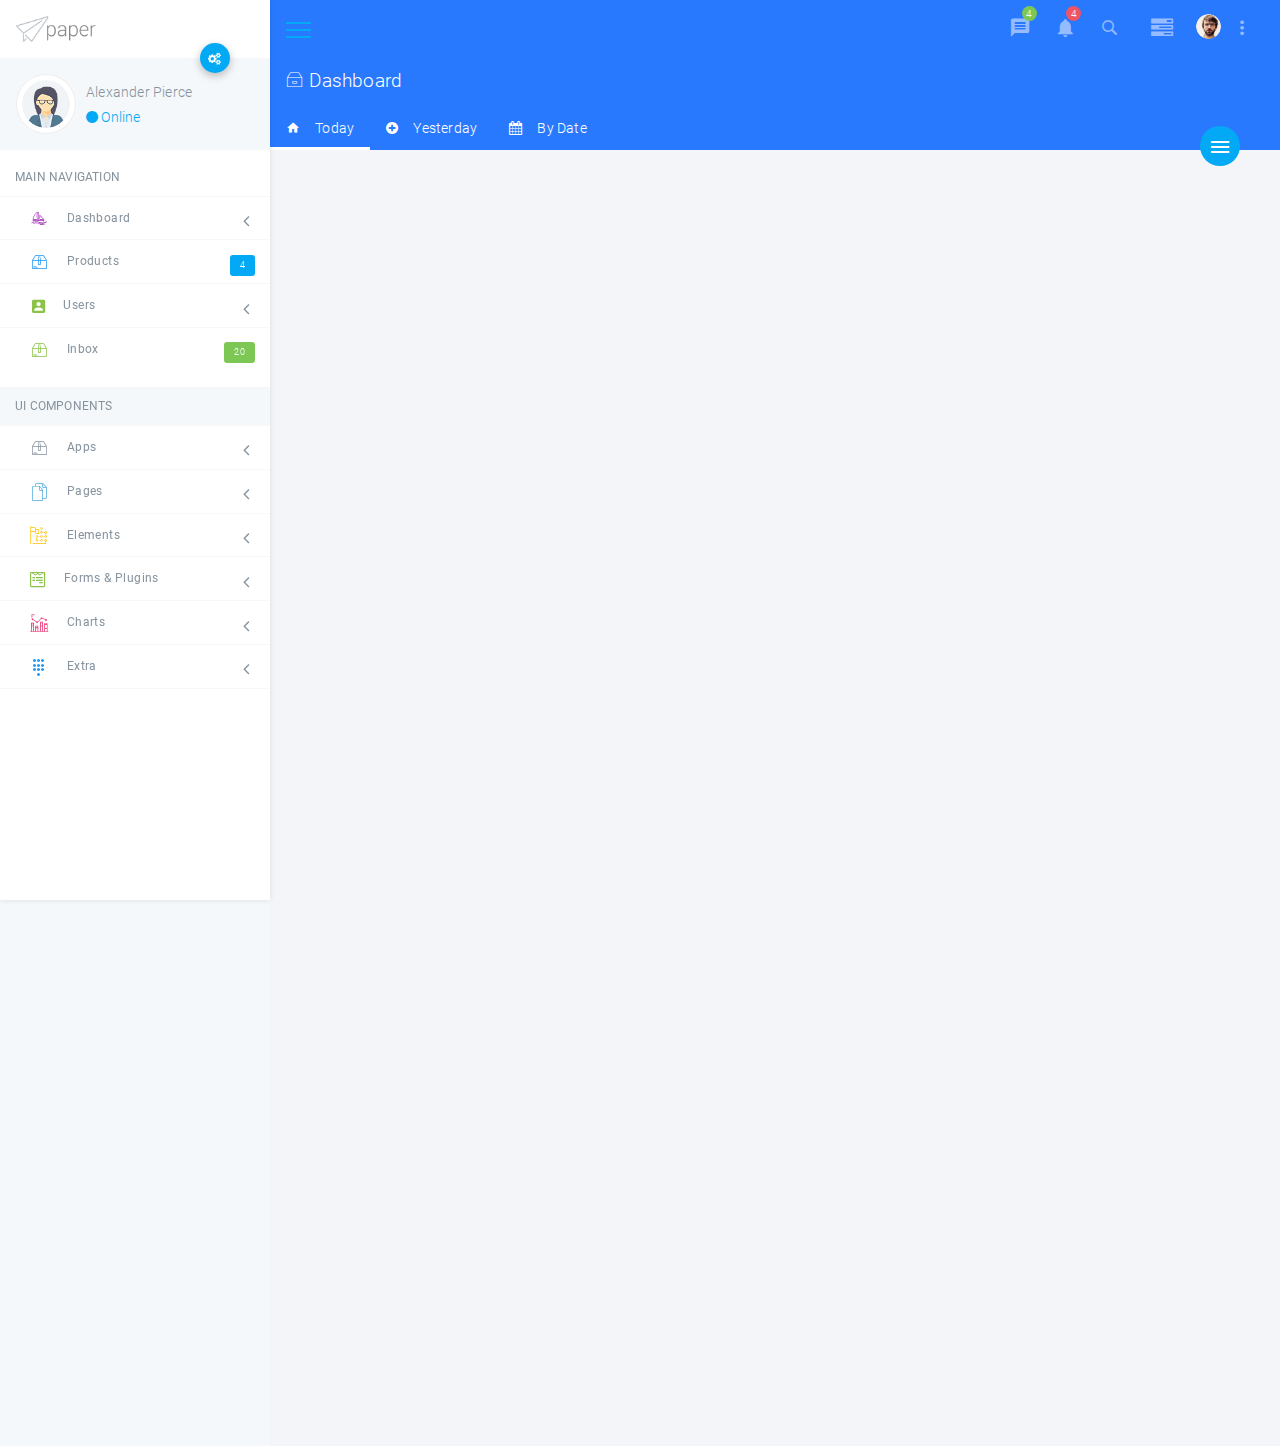
<file: src/main/webapp/template/paper-panel-all-files/paper-panel/production-version/index.html>
<!DOCTYPE html>
<html lang="zxx">
<head>
    <meta charset="utf-8">
    <meta name="viewport" content="width=device-width, initial-scale=1, shrink-to-fit=no">
    <meta name="description" content="">
    <meta name="author" content="">
    <link rel="icon" href="assets/img/basic/favicon.ico" type="image/x-icon">
    <title>Paper</title>
    <!-- CSS -->
    <link rel="stylesheet" href="assets/css/app.css">
    <style>
        .loader {
            position: fixed;
            left: 0;
            top: 0;
            width: 100%;
            height: 100%;
            background-color: #F5F8FA;
            z-index: 9998;
            text-align: center;
        }

        .plane-container {
            position: absolute;
            top: 50%;
            left: 50%;
        }
    </style>
    <!-- Js -->
    <!--
    --- Head Part - Use Jquery anywhere at page.
    --- http://writing.colin-gourlay.com/safely-using-ready-before-including-jquery/
    -->
    <script>(function(w,d,u){w.readyQ=[];w.bindReadyQ=[];function p(x,y){if(x=="ready"){w.bindReadyQ.push(y);}else{w.readyQ.push(x);}};var a={ready:p,bind:p};w.$=w.jQuery=function(f){if(f===d||f===u){return a}else{p(f)}}})(window,document)</script>
</head>
<body class="light">
<!-- Pre loader -->
<div id="loader" class="loader">
    <div class="plane-container">
        <div class="preloader-wrapper small active">
            <div class="spinner-layer spinner-blue">
                <div class="circle-clipper left">
                    <div class="circle"></div>
                </div><div class="gap-patch">
                <div class="circle"></div>
            </div><div class="circle-clipper right">
                <div class="circle"></div>
            </div>
            </div>

            <div class="spinner-layer spinner-red">
                <div class="circle-clipper left">
                    <div class="circle"></div>
                </div><div class="gap-patch">
                <div class="circle"></div>
            </div><div class="circle-clipper right">
                <div class="circle"></div>
            </div>
            </div>

            <div class="spinner-layer spinner-yellow">
                <div class="circle-clipper left">
                    <div class="circle"></div>
                </div><div class="gap-patch">
                <div class="circle"></div>
            </div><div class="circle-clipper right">
                <div class="circle"></div>
            </div>
            </div>

            <div class="spinner-layer spinner-green">
                <div class="circle-clipper left">
                    <div class="circle"></div>
                </div><div class="gap-patch">
                <div class="circle"></div>
            </div><div class="circle-clipper right">
                <div class="circle"></div>
            </div>
            </div>
        </div>
    </div>
</div>
<div id="app">
<aside class="main-sidebar fixed offcanvas shadow" data-toggle='offcanvas'>
    <section class="sidebar">
        <div class="w-80px mt-3 mb-3 ml-3">
            <img src="assets/img/basic/logo.png" alt="">
        </div>
        <div class="relative">
            <a data-toggle="collapse" href="#userSettingsCollapse" role="button" aria-expanded="false"
               aria-controls="userSettingsCollapse" class="btn-fab btn-fab-sm absolute fab-right-bottom fab-top btn-primary shadow1 ">
                <i class="icon icon-cogs"></i>
            </a>
            <div class="user-panel p-3 light mb-2">
                <div>
                    <div class="float-left image">
                        <img class="user_avatar" src="assets/img/dummy/u2.png" alt="User Image">
                    </div>
                    <div class="float-left info">
                        <h6 class="font-weight-light mt-2 mb-1">Alexander Pierce</h6>
                        <a href="#"><i class="icon-circle text-primary blink"></i> Online</a>
                    </div>
                </div>
                <div class="clearfix"></div>
                <div class="collapse multi-collapse" id="userSettingsCollapse">
                    <div class="list-group mt-3 shadow">
                        <a href="index.html" class="list-group-item list-group-item-action ">
                            <i class="mr-2 icon-umbrella text-blue"></i>Profile
                        </a>
                        <a href="#" class="list-group-item list-group-item-action"><i
                                class="mr-2 icon-cogs text-yellow"></i>Settings</a>
                        <a href="#" class="list-group-item list-group-item-action"><i
                                class="mr-2 icon-security text-purple"></i>Change Password</a>
                    </div>
                </div>
            </div>
        </div>
        <ul class="sidebar-menu">
            <li class="header"><strong>MAIN NAVIGATION</strong></li>
            <li class="treeview"><a href="#">
                <i class="icon icon-sailing-boat-water purple-text s-18"></i> <span>Dashboard</span> <i
                    class="icon icon-angle-left s-18 pull-right"></i>
            </a>
                <ul class="treeview-menu">
                    <li><a href="index.html"><i class="icon icon-folder5"></i>Panel Dashboard 1</a>
                    </li>
                    <li><a href="panel-page-dashboard1-rtl.html"><i class="icon icon-folder5"></i>Panel Dashboard 1 - RTL</a>
                    </li>
                    <li><a href="panel-page-dashboard2.html"><i class="icon icon-folder5"></i>Panel Dashboard 2</a>
                    </li>
                    <li><a href="panel-page-dashboard3.html"><i class="icon icon-folder5"></i>Panel Dashboard 3</a>
                    </li>
                    <li><a href="panel-page-dashboard4.html"><i class="icon icon-folder5"></i>Panel Dashboard 4</a>
                    </li>
                    <li><a href="panel-page-dashboard5.html"><i class="icon icon-folder5"></i>Panel Dashboard 5</a>
                    </li>
                    <li><a href="panel-page-dashboard6.html"><i class="icon icon-folder5"></i>Panel Dashboard 6</a>
                    </li>
                    <li><a href="panel-page-dashboard7.html"><i class="icon icon-folder5"></i>Panel Dashboard 7</a></li>
                    <li><a href="panel-page-dashboard9.html"><i class="icon icon-folder5"></i>Panel Dashboard 9</a></li>
                    <li><a href="panel-page-dashboard10.html"><i class="icon icon-folder5"></i>Panel Dashboard 10</a></li>
                    <li><a href="panel-page-dashboard11.html"><i class="icon icon-folder5"></i>Panel Dashboard 11</a></li>
                </ul>
            </li>
            <li class="treeview"><a href="#">
                <i class="icon icon icon-package blue-text s-18"></i>
                <span>Products</span>
                <span class="badge r-3 badge-primary pull-right">4</span>
            </a>
                <ul class="treeview-menu">
                    <li><a href="panel-page-products.html"><i class="icon icon-circle-o"></i>All Products</a>
                    </li>
                    <li><a href="panel-page-products-create.html"><i class="icon icon-add"></i>Add
                        New </a>
                    </li>
                </ul>
            </li>
            <li class="treeview"><a href="#"><i class="icon icon-account_box light-green-text s-18"></i>Users<i
                    class="icon icon-angle-left s-18 pull-right"></i></a>
                <ul class="treeview-menu">
                    <li><a href="panel-page-users.html"><i class="icon icon-circle-o"></i>All Users</a>
                    </li>
                    <li><a href="panel-page-users-create.html"><i class="icon icon-add"></i>Add User</a>
                    </li>
                    <li><a href="panel-page-profile.html"><i class="icon icon-user"></i>User Profile </a>
                    </li>
                </ul>
            </li>
            <li class="treeview no-b"><a href="#">
                <i class="icon icon-package light-green-text s-18"></i>
                <span>Inbox</span>
                <span class="badge r-3 badge-success pull-right">20</span>
            </a>
                <ul class="treeview-menu">
                    <li><a href="panel-page-inbox.html"><i class="icon icon-circle-o"></i>All Messages</a>
                    </li>
                    <li><a href="panel7-inbox.html"><i class="icon icon-circle-o"></i>Panel7 - Inbox</a>
                    </li>
                    <li><a href="panel8-inbox.html"><i class="icon icon-circle-o"></i>Panel8 - Inbox</a>
                    </li>
                    <li><a href="panel-page-inbox-create.html"><i class="icon icon-add"></i>Compose</a>
                    </li>
                </ul>
            </li>
            <li class="header light mt-3"><strong>UI COMPONENTS</strong></li>
            <li class="treeview ">
                <a href="#">
                    <i class="icon icon-package text-lime s-18"></i> <span>Apps</span>
                    <i class="icon icon-angle-left s-18 pull-right"></i>
                </a>
                <ul class="treeview-menu">
                    <li><a href="panel-page-chat.html"><i class="icon icon-circle-o"></i>Chat</a>
                    </li>
                    <li><a href="panel7-tasks.html"><i class="icon icon-circle-o"></i>Tasks / Todo</a>
                    </li>
                    <li><a href="panel-page-calendar.html"><i class="icon icon-date_range"></i>Calender</a>
                    </li>
                    <li><a href="panel-page-calendar2.html"><i class="icon icon-date_range"></i>Calender 2</a>
                    </li>
                    <li><a href="panel-page-contacts.html"><i class="icon icon-circle-o"></i>Contacts</a>
                    </li>
                    <li><a href="panel1-projects.html"><i class="icon icon-circle-o"></i>Panel1 - Projects</a>
                    </li>
                    <li><a href="panel7-projects-list.html"><i class="icon icon-circle-o"></i>Panel7 - Projects List</a>
                    </li>
                    <li><a href="panel7-invoices.html"><i class="icon icon-circle-o"></i>Invoices</a>
                    <li><a href="panel7-meetings.html"><i class="icon icon-circle-o"></i>Meetings</a>
                    <li><a href="panel7-payments.html"><i class="icon icon-circle-o"></i>Payments</a>
                    </li>
                </ul>
            </li>
            <li class="treeview">
                <a href="#">
                    <i class="icon icon-documents3 text-blue s-18"></i> <span>Pages</span>
                    <i class="icon icon-angle-left s-18 pull-right"></i>
                </a>
                <ul class="treeview-menu">
                    <li><a href="#"><i class="icon icon-documents3"></i>Blank Pages<i
                            class="icon icon-angle-left s-18 pull-right"></i></a>
                        <ul class="treeview-menu">
                            <li><a href="panel-page-blank.html"><i class="icon icon-document"></i>Simple Blank</a>
                            </li>
                            <li><a href="panel-page-blank-tabs.html"><i class="icon icon-document"></i>Tabs Blank <i
                                    class="icon icon-angle-left s-18 pull-right"></i></a>
                            </li>
                        </ul>
                    </li>
                    <li><a href="#"><i class="icon icon-fingerprint text-green"></i>Auth Pages<i
                            class="icon icon-angle-left s-18 pull-right"></i></a>
                        <ul class="treeview-menu">
                            <li><a href="login.html"><i class="icon icon-document"></i>Login Page 1</a>
                            </li>
                            <li><a href="login-2.html"><i class="icon icon-document"></i>Login Page 2</a>
                            </li>
                            <li><a href="login-3.html"><i class="icon icon-document"></i>Login Page 3</a>
                            </li>
                            <li><a href="login-4.html"><i class="icon icon-document"></i>Login Page 4</a>
                            </li>
                        </ul>
                    </li>
                    <li><a href="#"><i class="icon icon-bug text-red"></i>Error Pages<i
                            class="icon icon-angle-left s-18 pull-right"></i></a>
                        <ul class="treeview-menu">
                            <li><a href="panel-page-404.html"><i class="icon icon-document"></i>404 Page</a>
                            </li>
                            <li><a href="panel-page-500.html"><i class="icon icon-document"></i>500 Page<i
                                    class="icon icon-angle-left s-18 pull-right"></i></a>
                            </li>
                            <li><a href="panel-page-error.html"><i class="icon icon-document"></i>420 Page<i
                                    class="icon icon-angle-left s-18 pull-right"></i></a>
                            </li>
                        </ul>
                    </li>
                    <li><a href="#"><i class="icon icon-documents3"></i>Other Pages<i
                            class="icon icon-angle-left s-18 pull-right"></i></a>
                        <ul class="treeview-menu">
                            <li><a href="panel-page-invoice.html"><i class="icon icon-document"></i>Invoice Page</a>
                            </li>
                            <li><a href="panel-page-no-posts.html"><i class="icon icon-document"></i>No Post Page</a>
                            </li>
                        </ul>
                    </li>
                </ul>
            </li>
            <li class="treeview">
                <a href="#">
                    <i class="icon icon-goals-1 amber-text s-18"></i> <span>Elements</span>
                    <i class="icon icon-angle-left s-18 pull-right"></i>
                </a>
                <ul class="treeview-menu">
                    <li><a href="panel-element-widgets.html">
                        <i class="icon icon-widgets amber-text s-14"></i> <span>Widgets</span>
                    </a>
                    </li>
                    <li><a href="panel-element-counters.html">
                        <i class="icon icon-filter_9_plus amber-text s-14"></i> <span>Counters</span>
                    </a>
                    <li><a href="panel-element-buttons.html">
                        <i class="icon icon-touch_app amber-text s-14"></i> <span>Buttons</span>
                    </a>
                    </li>
                    <li>
                        <a href="panel-element-typography.html">
                            <i class="icon icon-text-width amber-text s-14"></i> <span>Typography</span>
                        </a>
                    </li>
                    <li><a href="panel-element-tabels.html">
                        <i class="icon icon-table amber-text s-14"></i> <span>Tables</span>
                    </a>
                    </li>
                    <li><a href="panel-element-alerts.html">
                        <i class="icon icon-exclamation-circle amber-text s-14"></i> <span>Alerts</span>
                    </a>
                    </li>
                    <li><a href="panel-element-slider.html"><i class="icon icon-view_carousel amber-text s-14"></i>
                        <span>Slider</span></a></li>
                    <li><a href="panel-element-tabs.html"><i class="icon icon-folders2 amber-text s-14"></i>
                        <span>Tabs</span></a></li>
                    <li><a href="panel-element-progress-bars.html"><i class="icon icon-folders2 amber-text s-14"></i>
                        <span>Progress Bars</span></a></li>
                    <li><a href="panel-element-badges.html"><i class="icon icon-flag7 amber-text s-14"></i>
                        <span>Badges</span></a></li>
                    <li><a href="panel-element-preloaders.html"><i class="icon icon-data_usage amber-text s-14"></i>
                        <span>Preloaders</span></a></li>
                </ul>
            </li>
            <li class="treeview ">
                <a href="#">
                    <i class="icon icon-wpforms light-green-text s-18 "></i> <span>Forms & Plugins</span>
                    <i class="icon icon-angle-left s-18 pull-right"></i>
                </a>
                <ul class="treeview-menu">
                    <li><a href="panel-element-forms.html"><i class="icon icon-wpforms light-green-text"></i>Bootstrap
                        Inputs</a>
                    </li>
                    <li><a href="form-jquery-validations.html"><i class="icon icon-note-important light-green-text"></i>
                        Form Validation (Jquery)</a>
                    </li>
                    <li><a href="form-bootstrap-validations.html"><i class="icon icon-note-important light-green-text"></i>
                        Form Validation (Bootstrap)</a>
                    </li>
                    <li><a href="panel-element-editor.html"><i class="icon icon-pen2 light-green-text"></i>Editor</a>
                    </li>
                    <li><a href="panel-element-toast.html"><i
                            class="icon icon-notifications_active light-green-text"></i>Toasts</a>
                    </li>
                    <li><a href="panel-element-stepper.html"><i class="icon icon-burst_mode light-green-text"></i>Stepper</a>
                    </li>
                    <li><a href="panel-element-date-time-picker.html"><i
                            class="icon icon-date_range light-green-text"></i>Date Time Picker</a>
                    </li>
                    <li><a href="panel-element-color-picker.html"><i class="icon icon-adjust light-green-text"></i>Color
                        Picker</a>
                    </li>
                    <li><a href="panel-element-range-slider.html"><i class="icon icon-space_bar light-green-text"></i>Range
                        Slider</a>
                    </li>
                    <li><a href="panel-element-select2.html"><i
                            class="icon  icon-one-finger-click light-green-text"></i>Select 2</a>
                    </li>
                    <li><a href="panel-element-tags.html"><i class="icon  icon-tags3 light-green-text"></i>Tags</a>
                    </li>
                    <li><a href="panel-element-data-tables.html"><i class="icon icon-table light-green-text"></i>Data
                        Tables</a>
                    </li>
                </ul>
            </li>
            <li class="treeview"><a href="#">
                <i class="icon icon-bar-chart2 pink-text s-18"></i>
                <span>Charts</span>
                <i class="icon icon-angle-left s-18 pull-right"></i>
            </a>
                <ul class="treeview-menu">
                    <li>
                        <a href="panel-element-charts-js.html"><i class="icon icon-area-chart pink-text s-14"></i><span>Charts.Js</span></a>
                    </li>
                    <li>
                        <a href="panel-element-morris.html"><i class="icon icon-bubble_chart pink-text s-14"></i>Morris
                            Charts</a>
                    </li>
                    <li>
                        <a href="panel-element-echarts.html">
                            <i class="icon icon-bar-chart-o pink-text s-14"></i>Echarts</a>
                    </li>
                    <li>
                        <a href="panel-element-easy-pie-charts.html">
                            <i class="icon icon-area-chart pink-text s-14"></i>Easy Pie Charts</a>
                    </li>
                    <li>
                        <a href="panel-element-jqvmap.html">
                            <i class="icon icon-map pink-text s-14"></i>Jqvmap</a>
                    </li>
                    <li>
                        <a href="panel-element-sparklines.html">
                            <i class="icon icon-line-chart2 pink-text s-14"></i>Sparklines</a>
                    </li>
                    <li>
                        <a href="panel-element-float.html">
                            <i class="icon icon-pie-chart pink-text s-14"></i>Float Charts</a>
                    </li>
                </ul>
            </li>
            <li class="treeview"><a href="#">
                <i class="icon icon-dialpad blue-text  s-18"></i>
                <span>Extra</span>
                <i class="icon icon-angle-left s-18 pull-right"></i>
            </a>
                <ul class="treeview-menu">
                    <li>
                        <a href="panel-element-letters.html">
                            <i class="icon icon-brightness_auto light-blue-text s-14"></i>
                            <span>Avatar Placeholders</span>
                        </a>
                    </li>
                    <li>
                        <a href="panel-element-icons.html">
                            <i class="icon icon-camera2 light-blue-text s-14"></i> <span>Icons</span>
                        </a>
                    </li>
                    <li><a href="panel-element-colors.html">
                        <i class="icon icon-palette light-blue-text s-14"></i> <span>Colors</span>
                    </a>
                    </li>
                </ul>
            </li>
        </ul>
    </section>
</aside>
<!--Sidebar End-->
<div class="has-sidebar-left">
    <div class="pos-f-t">
    <div class="collapse" id="navbarToggleExternalContent">
        <div class="bg-dark pt-2 pb-2 pl-4 pr-2">
            <div class="search-bar">
                <input class="transparent s-24 text-white b-0 font-weight-lighter w-128 height-50" type="text"
                       placeholder="start typing...">
            </div>
            <a href="#" data-toggle="collapse" data-target="#navbarToggleExternalContent" aria-expanded="false"
               aria-label="Toggle navigation" class="paper-nav-toggle paper-nav-white active "><i></i></a>
        </div>
    </div>
</div>
    <div class="sticky">
        <div class="navbar navbar-expand navbar-dark d-flex justify-content-between bd-navbar blue accent-3">
            <div class="relative">
                <a href="#" data-toggle="push-menu" class="paper-nav-toggle pp-nav-toggle">
                    <i></i>
                </a>
            </div>
            <!--Top Menu Start -->
<div class="navbar-custom-menu">
    <ul class="nav navbar-nav">
        <!-- Messages-->
        <li class="dropdown custom-dropdown messages-menu">
            <a href="#" class="nav-link" data-toggle="dropdown">
                   <i class="icon-message "></i>
                   <span class="badge badge-success badge-mini rounded-circle">4</span>
            </a>
            <ul class="dropdown-menu dropdown-menu-right">
                <li>
                    <!-- inner menu: contains the actual data -->
                    <ul class="menu pl-2 pr-2">
                        <!-- start message -->
                        <li>
                            <a href="#">
                                <div class="avatar float-left">
                                    <img src="assets/img/dummy/u4.png" alt="">
                                    <span class="avatar-badge busy"></span>
                                </div>
                                <h4>
                                    Support Team
                                    <small><i class="icon icon-clock-o"></i> 5 mins</small>
                                </h4>
                                <p>Why not buy a new awesome theme?</p>
                            </a>
                        </li>
                        <!-- end message -->
                        <!-- start message -->
                        <li>
                            <a href="#">
                                <div class="avatar float-left">
                                    <img src="assets/img/dummy/u1.png" alt="">
                                    <span class="avatar-badge online"></span>
                                </div>
                                <h4>
                                    Support Team
                                    <small><i class="icon icon-clock-o"></i> 5 mins</small>
                                </h4>
                                <p>Why not buy a new awesome theme?</p>
                            </a>
                        </li>
                        <!-- end message -->
                        <!-- start message -->
                        <li>
                            <a href="#">
                                <div class="avatar float-left">
                                    <img src="assets/img/dummy/u2.png" alt="">
                                    <span class="avatar-badge idle"></span>
                                </div>
                                <h4>
                                    Support Team
                                    <small><i class="icon icon-clock-o"></i> 5 mins</small>
                                </h4>
                                <p>Why not buy a new awesome theme?</p>
                            </a>
                        </li>
                        <!-- end message -->
                        <!-- start message -->
                        <li>
                            <a href="#">
                                <div class="avatar float-left">
                                    <img src="assets/img/dummy/u3.png" alt="">
                                    <span class="avatar-badge busy"></span>
                                </div>
                                <h4>
                                    Support Team
                                    <small><i class="icon icon-clock-o"></i> 5 mins</small>
                                </h4>
                                <p>Why not buy a new awesome theme?</p>
                            </a>
                        </li>
                        <!-- end message -->
                    </ul>
                </li>
                <li class="footer s-12 p-2 text-center"><a href="#">See All Messages</a></li>
            </ul>
        </li>
        <!-- Notifications -->
        <li class="dropdown custom-dropdown notifications-menu">
            <a href="#" class=" nav-link" data-toggle="dropdown" aria-expanded="false">
                <i class="icon-notifications "></i>
                <span class="badge badge-danger badge-mini rounded-circle">4</span>
            </a>
            <ul class="dropdown-menu dropdown-menu-right">
                <li class="header">You have 10 notifications</li>
                <li>
                    <!-- inner menu: contains the actual data -->
                    <ul class="menu">
                        <li>
                            <a href="#">
                                <i class="icon icon-data_usage text-success"></i> 5 new members joined today
                            </a>
                        </li>
                        <li>
                            <a href="#">
                                <i class="icon icon-data_usage text-danger"></i> 5 new members joined today
                            </a>
                        </li>
                        <li>
                            <a href="#">
                                <i class="icon icon-data_usage text-yellow"></i> 5 new members joined today
                            </a>
                        </li>
                    </ul>
                </li>
                <li class="footer p-2 text-center"><a href="#">View all</a></li>
            </ul>
        </li>
        <li>
            <a class="nav-link " data-toggle="collapse" data-target="#navbarToggleExternalContent"
               aria-controls="navbarToggleExternalContent"
               aria-expanded="false" aria-label="Toggle navigation">
                <i class=" icon-search3 "></i>
            </a>
        </li>
        <!-- Right Sidebar Toggle Button -->
        <li>
            <a class="nav-link ml-2" data-toggle="control-sidebar">
                <i class="icon-tasks "></i>
            </a>
        </li>
        <!-- User Account-->
        <li class="dropdown custom-dropdown user user-menu ">
            <a href="#" class="nav-link" data-toggle="dropdown">
                <img src="assets/img/dummy/u8.png" class="user-image" alt="User Image">
                <i class="icon-more_vert "></i>
            </a>
            <div class="dropdown-menu p-4 dropdown-menu-right">
                <div class="row box justify-content-between my-4">
                    <div class="col">
                        <a href="#">
                            <i class="icon-apps purple lighten-2 avatar  r-5"></i>
                            <div class="pt-1">Apps</div>
                        </a>
                    </div>
                    <div class="col"><a href="#">
                        <i class="icon-beach_access pink lighten-1 avatar  r-5"></i>
                        <div class="pt-1">Profile</div>
                    </a></div>
                    <div class="col">
                        <a href="#">
                            <i class="icon-perm_data_setting indigo lighten-2 avatar  r-5"></i>
                            <div class="pt-1">Settings</div>
                        </a>
                    </div>
                </div>
                <div class="row box justify-content-between my-4">
                    <div class="col">
                        <a href="#">
                            <i class="icon-star light-green lighten-1 avatar  r-5"></i>
                            <div class="pt-1">Favourites</div>
                        </a>
                    </div>
                    <div class="col">
                        <a href="#">
                            <i class="icon-save2 orange accent-1 avatar  r-5"></i>
                            <div class="pt-1">Saved</div>
                        </a>
                    </div>
                    <div class="col">
                        <a href="#">
                            <i class="icon-perm_data_setting grey darken-3 avatar  r-5"></i>
                            <div class="pt-1">Settings</div>
                        </a>
                    </div>
                </div>
                <hr>
                <div class="row box justify-content-between my-4">
                    <div class="col">
                        <a href="#">
                            <i class="icon-apps purple lighten-2 avatar  r-5"></i>
                            <div class="pt-1">Apps</div>
                        </a>
                    </div>
                    <div class="col"><a href="#">
                        <i class="icon-beach_access pink lighten-1 avatar  r-5"></i>
                        <div class="pt-1">Profile</div>
                    </a></div>
                    <div class="col">
                        <a href="#">
                            <i class="icon-perm_data_setting indigo lighten-2 avatar  r-5"></i>
                            <div class="pt-1">Settings</div>
                        </a>
                    </div>
                </div>
            </div>
        </li>
    </ul>
</div>
        </div>
    </div>
</div>
<div class="page has-sidebar-left height-full">
    <header class="blue accent-3 relative nav-sticky">
        <div class="container-fluid text-white">
            <div class="row p-t-b-10 ">
                <div class="col">
                    <h4>
                        <i class="icon-box"></i>
                        Dashboard
                    </h4>
                </div>
            </div>
            <div class="row">
                <ul class="nav responsive-tab nav-material nav-material-white" id="v-pills-tab">
                    <li>
                        <a class="nav-link active" id="v-pills-1-tab" data-toggle="pill" href="#v-pills-1">
                            <i class="icon icon-home2"></i>Today</a>
                    </li>
                    <li>
                        <a class="nav-link" id="v-pills-2-tab" data-toggle="pill" href="#v-pills-2"><i class="icon icon-plus-circle mb-3"></i>Yesterday</a>
                    </li>
                    <li>
                        <a class="nav-link" id="v-pills-3-tab" data-toggle="pill" href="#v-pills-3"><i class="icon icon-calendar"></i>By Date</a>
                    </li>
                </ul>
                <a class="btn-fab absolute fab-right-bottom btn-primary" data-toggle="control-sidebar">
                    <i class="icon icon-menu"></i>
                </a>
            </div>
        </div>
    </header>
    <div class="container-fluid relative animatedParent animateOnce">
        <div class="tab-content pb-3" id="v-pills-tabContent">
            <!--Today Tab Start-->
            <div class="tab-pane animated fadeInUpShort show active" id="v-pills-1">
                <div class="row my-3">
                    <div class="col-md-3">
                        <div class="counter-box white r-5 p-3">
                            <div class="p-4">
                                <div class="float-right">
                                    <span class="icon icon-note-list text-light-blue s-48"></span>
                                </div>
                                <div class="counter-title">Web Projects</div>
                                <h5 class="sc-counter mt-3">1228</h5>
                            </div>
                            <div class="progress progress-xs r-0">
                                <div class="progress-bar" role="progressbar" style="width: 25%;" aria-valuenow="25"
                                     aria-valuemin="0" aria-valuemax="128"></div>
                            </div>
                        </div>
                    </div>
                    <div class="col-md-3">
                        <div class="counter-box white r-5 p-3">
                            <div class="p-4">
                                <div class="float-right">
                                    <span class="icon icon-mail-envelope-open s-48"></span>
                                </div>
                                <div class="counter-title ">Premium Themes</div>
                                <h5 class="sc-counter mt-3">1228</h5>
                            </div>
                            <div class="progress progress-xs r-0">
                                <div class="progress-bar" role="progressbar" style="width: 50%;" aria-valuenow="25"
                                     aria-valuemin="0" aria-valuemax="128"></div>
                            </div>
                        </div>
                    </div>
                    <div class="col-md-3">
                        <div class="counter-box white r-5 p-3">
                            <div class="p-4">
                                <div class="float-right">
                                    <span class="icon icon-stop-watch3 s-48"></span>
                                </div>
                                <div class="counter-title">Support Requests</div>
                                <h5 class="sc-counter mt-3">1228</h5>
                            </div>
                            <div class="progress progress-xs r-0">
                                <div class="progress-bar" role="progressbar" style="width: 75%;" aria-valuenow="25"
                                     aria-valuemin="0" aria-valuemax="128"></div>
                            </div>
                        </div>
                    </div>
                    <div class="col-md-3">
                        <div class="counter-box white r-5 p-3">
                            <div class="p-4">
                                <div class="float-right">
                                    <span class="icon icon-inbox-document-text s-48"></span>
                                </div>
                                <div class="counter-title">Support Requests</div>
                                <h5 class="sc-counter mt-3">550</h5>
                            </div>
                            <div class="progress progress-xs r-0">
                                <div class="progress-bar" role="progressbar" style="width: 25%;" aria-valuenow="25"
                                     aria-valuemin="0" aria-valuemax="128"></div>
                            </div>
                        </div>
                    </div>
                </div>
                <div class="row">
                    <div class="col-md-12">
                        <div class="white p-5 r-5">
                            <div class="card-title">
                                <h5> Sales Overview</h5>
                            </div>
                            <div class="row my-3">
                                <div class="col-md-3">
                                    <div class="my-3 mt-4">
                                        <h5>Sales <span class="red-text">+203.48</span></h5>
                                        <span class="s-24">$2652.07</span>
                                        <p>A short summary of sales report if you want to add here. This could be useful
                                            for quick view.</p>
                                    </div>
                                    <div class="row no-gutters bg-light r-3 p-2 mt-5">
                                        <div class="col-md-6 b-r p-3">
                                                <h5>Net Sales</h5>
                                                <span>$2351.08 </span>
                                        </div>
                                        <div class="col-md-6 p-3">
                                            <div class="">
                                                <h5>Costs <span class="amber-text">+87.4</span></h5>
                                                <span>$900.09</span>
                                            </div>
                                        </div>
                                    </div>
                                </div>
                                <div class="col-md-9" style="height: 350px">
                                    <canvas data-chart="line" data-dataset="[
                                                            [0, 15, 4, 30, 8, 5, 18],
                                                            [1, 7, 21, 4, 12, 5, 10],
                                                
                                                            ]" data-labels="['A', 'B', 'C', 'D', 'E', 'F']"
                                            data-dataset-options="[
                                                            {   label:'HTML',
                                                                fill: true,
                                                                backgroundColor: 'rgba(50,141,255,.2)',
                                                                borderColor: '#328dff',
                                                                pointBorderColor: '#328dff',
                                                                pointBackgroundColor: '#fff',
                                                                pointBorderWidth: 2,
                                                                borderWidth: 1,
                                                                borderJoinStyle: 'miter',
                                                                pointHoverBackgroundColor: '#328dff',
                                                                pointHoverBorderColor: '#328dff',
                                                                pointHoverBorderWidth: 1,
                                                                pointRadius: 3,
                                                                
                                                            },
                                                            {  
                                                                label:'Wordpress',
                                                                fill: false,
                                                                borderDash: [5, 5],
                                                                backgroundColor: 'rgba(87,115,238,.3)',
                                                                borderColor: '#2979ff',
                                                                pointBorderColor: '#2979ff',
                                                                pointBackgroundColor: '#2979ff',
                                                                pointBorderWidth: 2,
                                                
                                                                borderWidth: 1,
                                                                borderJoinStyle: 'miter',
                                                                pointHoverBackgroundColor: '#2979ff',
                                                                pointHoverBorderColor: '#fff',
                                                                pointHoverBorderWidth: 1,
                                                                pointRadius: 3,
                                                                
                                                            }
                                                            ]"
                                            data-options="{
                                                                    maintainAspectRatio: false,
                                                                    legend: {
                                                                        display: true
                                                                    },
                                                        
                                                                    scales: {
                                                                        xAxes: [{
                                                                            display: true,
                                                                            gridLines: {
                                                                                zeroLineColor: '#eee',
                                                                                color: '#eee',
                                                                            
                                                                                borderDash: [5, 5],
                                                                            }
                                                                        }],
                                                                        yAxes: [{
                                                                            display: true,
                                                                            gridLines: {
                                                                                zeroLineColor: '#eee',
                                                                                color: '#eee',
                                                                                borderDash: [5, 5],
                                                                            }
                                                                        }]
                                                        
                                                                    },
                                                                    elements: {
                                                                        line: {
                                                                        
                                                                            tension: 0.4,
                                                                            borderWidth: 1
                                                                        },
                                                                        point: {
                                                                            radius: 2,
                                                                            hitRadius: 10,
                                                                            hoverRadius: 6,
                                                                            borderWidth: 4
                                                                        }
                                                                    }
                                                                }">
                                    </canvas>
                                </div>
                            </div>
                        </div>
                    </div>
                </div>
                <div class="row row-eq-height">
                    <!-- Chat Widget Start -->
                    <div class="col-md-4">
                        <div class="card my-3 no-b r-5">
                            <div class="card-header white no-b">
                                <h6><span class="badge badge-danger r-3 mr-2">5</span>New Chats </h6>
                            </div>
                            <div class="card-body chat-widget  p-3 r-5 slimScroll" data-height="435">
                                <ul class="list-unstyled">
                                    <li class="by-me">
                                        <div class="avatar float-left">
                                            <img src="assets/img/dummy/u1.png" alt="" class="img-responsive">
                                            <span class="avatar-badge has-indicator busy"></span>
                                        </div>
                                        <div class="chat-content">
                                            <!-- In meta area, first include "name" and then "time" -->
                                            <div class="chat-meta">Sent
                                                <span class="float-right">3 hours ago</span>
                                            </div>
                                            Vivamus diam elit diam, consectetur dapibus adipiscing elit.
                                        </div>
                                    </li>
                                    <!-- Chat by other. Use the class "by-other". -->
                                    <li class="by-other">
                                        <!-- Use the class "float-right" in avatar -->
                                        <div class="avatar float-right">
                                            <!-- Online or offline -->
                                            <b class="c-off"></b>
                                            <img src="assets/img/dummy/u4.png" alt="" class="img-responsive">
                                            <span class="avatar-badge has-indicator idle"></span>
                                        </div>
                                        <div class="chat-content">
                                            <!-- In the chat meta, first include "time" then "name" -->
                                            <div class="chat-meta">3 hours ago
                                                <span class="float-right">Received</span>
                                            </div>
                                            Vivamus diam elit diam, consectetur elit.
                                        </div>
                                    </li>
                                    <li class="by-me">
                                        <div class="avatar float-left">
                                            <b class="c-on"></b>
                                            <img src="assets/img/dummy/u5.png" alt="" class="img-responsive">
                                            <span class="avatar-badge has-indicator online"></span>
                                        </div>
                                        <div class="chat-content">
                                            <div class="chat-meta">Seen
                                                <span class="float-right">4 hours ago</span>
                                            </div>
                                            Lorem dolor sit sit amet dolo.
                                        </div>
                                    </li>
                                    <li class="by-other">
                                        <!-- Use the class "float-right" in avatar -->
                                        <div class="avatar float-right">
                                            <b class="c-off"></b>
                                            <img src="assets/img/dummy/u4.png" alt="" class="img-responsive">
                                            <span class="avatar-badge has-indicator online"></span>
                                        </div>
                                        <div class="chat-content">
                                            <!-- In the chat meta, first include "time" then "name" -->
                                            <div class="chat-meta">3 hours ago
                                                <span class="float-right">Undelivered</span>
                                            </div>
                                            Vivamus diam elit diam, consectetur.
                                        </div>
                                    </li>
                                    <li class="by-me">
                                        <div class="avatar float-left">
                                            <b class="c-on"></b>
                                            <img src="assets/img/dummy/u3.png" alt="" class="img-responsive">
                                            <span class="avatar-badge has-indicator bust"></span>
                                        </div>
                                        <div class="chat-content">
                                            <div class="chat-meta">Audio
                                                <span class="float-right">4 hours ago</span>
                                            </div>
                                            Vivamus diam eget, Vivamus consectetur.
                                        </div>
                                    </li>
                                    <li class="by-other">
                                        <!-- Use the class "float-right" in avatar -->
                                        <div class="avatar float-right">
                                            <b class="c-off"></b>
                                            <img src="assets/img/dummy/u2.png" alt="" class="img-responsive">
                                            <span class="avatar-badge has-indicator online"></span>
                                        </div>
                                        <div class="chat-content">
                                            <!-- In the chat meta, first include "time" then "name" -->
                                            <div class="chat-meta">3 hours ago
                                                <span class="float-right">Image</span>
                                            </div>
                                            Duis dolor sit eut purus dolor feugius diam elit diamt.
                                        </div>
                                    </li>
                                </ul>
                            </div>
                            <div class="card-footer white">
                                <!-- Chat button -->
                                <form>
                                    <div class="input-group">
                                        <input class="form-control s-12 bg-light r-30 mr-3"
                                               placeholder="Type your message..." type="text">
                                        <span class="input-group-btn">
                                                        <button type="submit" class="btn-fab btn-danger p-0 s-14"><i
                                                                class="icon-subdirectory_arrow_left"></i></button>
                                                    </span>
                                    </div>
                                </form>
                            </div>
                        </div>
                    </div>
                    <!-- Followers -->
                    <div class="col-md-3">
                        <div class="card no-b r-5 my-3">
                            <div class="card-body">
                                <h5 class="card-title">New Followers <span class="badge badge-success r-3">30+</span>
                                </h5>
                                <p>There are 30 new followers</p>
                                <div class="avatar-group">
                                    <figure class="avatar">
                                        <img src="assets/img/dummy/u4.png" alt=""></figure>
                                    <figure class="avatar">
                                        <span class="avatar-letter avatar-letter-l circle"></span>
                                    </figure>
                                    <figure class="avatar">
                                        <img src="assets/img/dummy/u5.png" alt=""></figure>
                                    <figure class="avatar">
                                        <img src="assets/img/dummy/u6.png" alt=""></figure>
                                    <figure class="avatar">
                                        <img src="assets/img/dummy/u7.png" alt="">
                                    </figure>
                                    <figure class="avatar">
                                        <span class="avatar-letter avatar-letter-a circle"></span>
                                    </figure>
                                    <figure class="avatar">
                                        <span class="avatar-letter avatar-letter-b circle"></span>
                                    </figure>
                                </div>
                            </div>
                        </div>
                        <div class="card no-b r-5 my-3">
                            <div class="bg-primary text-white lighten-2 r-5">
                                <div class="pt-5 pb-0 pl-4 pr-4">
                                    <div class="lightSlider masonry-container" data-item="1" data-item-md="1"
                                         data-item-sm="1" data-auto="true" data-pause="6000" data-pager="false" data-controls="false" data-loop="true">
                                        <div>
                                            <h5 class="font-weight-normal s-14">Followers Increased</h5>
                                            <div class="my-5">
                                                  <span>
                                               Today 30%</span>
                                                <div class="progress" style="height: 3px;">
                                                    <div class="progress-bar bg-success" role="progressbar" style="width: 25%;" aria-valuenow="25" aria-valuemin="0" aria-valuemax="100"></div>
                                                </div>
                                            </div>
                                            <div class="my-5">
                                                  <span>
                                               Yesterday 10%</span>
                                                <div class="progress" style="height: 3px;">
                                                    <div class="progress-bar bg-success" role="progressbar" style="width: 25%;" aria-valuenow="25" aria-valuemin="0" aria-valuemax="100"></div>
                                                </div>
                                            </div>
                                            <canvas width="378" height="140" data-chart="spark" data-chart-type="bar"
                                                data-dataset="[[28,530,200,430,28,530,200,430,28,530,200,430,28,530,200,430,28,530,200,430]]"
                                                data-labels="['a','b','c','d','a','b','c','d','a','b','c','d','a','b','c','d','a','b','c','d']"
                                                data-dataset-options="[
                                                        { borderColor:  'rgba(54, 162, 235, 1)', backgroundColor: 'rgba(54, 162, 235,1)'},
                                                        ]">
                                        </canvas>
                                        </div>
                                        <div>
                                            <h5 class="font-weight-normal s-14">Followers Increased</h5>
                                            <div class="my-5">
                                                  <span>
                                               Today 30%</span>
                                                <div class="progress" style="height: 3px;">
                                                    <div class="progress-bar bg-success" role="progressbar" style="width: 25%;" aria-valuenow="25" aria-valuemin="0" aria-valuemax="100"></div>
                                                </div>
                                            </div>
                                            <div class="my-5">
                                                  <span>
                                               Yesterday 10%</span>
                                                <div class="progress" style="height: 3px;">
                                                    <div class="progress-bar bg-success" role="progressbar" style="width: 25%;" aria-valuenow="25" aria-valuemin="0" aria-valuemax="100"></div>
                                                </div>
                                            </div>
                                            <canvas width="378" height="140" data-chart="spark" data-chart-type="line"
                                                    data-dataset="[[28,530,200,430,28,530,200,430,28,530,200,430,28,530,200,430,28,530,200,430]]"
                                                    data-labels="['a','b','c','d','a','b','c','d','a','b','c','d','a','b','c','d','a','b','c','d']"
                                                    data-dataset-options="[
                                                        { borderColor:  'rgba(54, 162, 235, 1)', backgroundColor: 'rgba(54, 162, 235,1)'},
                                                        ]">
                                            </canvas>
                                        </div>
                                    </div>
                                </div>

                            </div>
                        </div>
                    </div>
                    <!-- Daily Sale Report-->
                    <div class="col-md-5">
                        <div class="card my-3 no-b ">
                            <div class="card-header white b-0 p-3">
                                <div class="card-handle">
                                    <a data-toggle="collapse" href="#salesCard" aria-expanded="false"
                                       aria-controls="salesCard">
                                        <i class="icon-menu"></i>
                                    </a>
                                </div>
                                <h4 class="card-title">Daily Sale Report</h4>
                                <small class="card-subtitle mb-2 text-muted">Items purchase by users.</small>
                            </div>
                            <div class="collapse show" id="salesCard">
                                <div class="card-body p-0">
                                    <div class="table-responsive">
                                        <table class="table table-hover earning-box">
                                            <thead class="bg-light">
                                            <tr>
                                                <th colspan="2">Client Name</th>
                                                <th>Item Purchased</th>
                                                <th>Price</th>
                                            </tr>
                                            </thead>
                                            <tbody>
                                            <tr>
                                                <td class="w-10">
                                                    <a href="panel-page-profile.html" class="avatar avatar-lg">
                                                        <img src="assets/img/dummy/u6.png" alt="">
                                                    </a>
                                                </td>
                                                <td>
                                                    <h6>Sara Kamzoon</h6>
                                                    <small class="text-muted">Marketing Manager</small>
                                                </td>
                                                <td>25</td>
                                                <td>$250</td>
                                            </tr>
                                            <tr>
                                                <td class="w-10">
                                                    <a href="panel-page-profile.html" class="avatar avatar-lg">
                                                        <img src="assets/img/dummy/u7.png" alt="">
                                                    </a>
                                                </td>
                                                <td>
                                                    <h6>Sara Kamzoon</h6>
                                                    <small class="text-muted">Marketing Manager</small>
                                                </td>
                                                <td>25</td>
                                                <td>$250</td>
                                            </tr>
                                            <tr>
                                                <td class="w-10">
                                                    <a href="panel-page-profile.html" class="avatar avatar-lg">
                                                        <img src="assets/img/dummy/u9.png" alt="">
                                                    </a>
                                                </td>
                                                <td>
                                                    <h6>Sara Kamzoon</h6>
                                                    <small class="text-muted">Marketing Manager</small>
                                                </td>
                                                <td>25</td>
                                                <td>$250</td>
                                            </tr>
                                            <tr>
                                                <td class="w-10">
                                                    <a href="panel-page-profile.html" class="avatar avatar-lg">
                                                        <img src="assets/img/dummy/u11.png" alt="">
                                                    </a>
                                                </td>
                                                <td>
                                                    <h6>Sara Kamzoon</h6>
                                                    <small class="text-muted">Marketing Manager</small>
                                                </td>
                                                <td>25</td>
                                                <td>$250</td>
                                            </tr>
                                            <tr>
                                                <td class="w-10">
                                                    <a href="panel-page-profile.html" class="avatar avatar-lg">
                                                        <img src="assets/img/dummy/u12.png" alt="">
                                                    </a>
                                                </td>
                                                <td>
                                                    <h6>Sara Kamzoon</h6>
                                                    <small class="text-muted">Marketing Manager</small>
                                                </td>
                                                <td>25</td>
                                                <td>$250</td>
                                            </tr>
                                            </tbody>
                                        </table>
                                    </div>
                                </div>
                            </div>
                        </div>
                    </div>
                </div>
            </div>
            <!--Today Tab End-->
            <!--Yesterday Tab Start-->
            <div class="tab-pane animated fadeInUpShort" id="v-pills-2">
                <div class="row my-3">
                    <div class="col-md-3">
                        <div class="counter-box white r-5 p-3">
                            <div class="p-4">
                                <div class="float-right">
                                    <span class="icon icon-note-list text-light-blue s-48"></span>
                                </div>
                                <div class="counter-title">Web Projects</div>
                                <h5 class="sc-counter mt-3">3000</h5>
                            </div>
                            <div class="progress progress-xs r-0">
                                <div class="progress-bar bg-warning" role="progressbar" style="width: 25%;"
                                     aria-valuenow="25" aria-valuemin="0" aria-valuemax="128"></div>
                            </div>
                        </div>
                    </div>
                    <div class="col-md-3">
                        <div class="counter-box white r-5 p-3">
                            <div class="p-4">
                                <div class="float-right">
                                    <span class="icon icon-mail-envelope-open s-48"></span>
                                </div>
                                <div class="counter-title ">Premium Themes</div>
                                <h5 class="sc-counter mt-3">1000</h5>
                            </div>
                            <div class="progress progress-xs r-0">
                                <div class="progress-bar bg-success" role="progressbar" style="width: 50%;"
                                     aria-valuenow="25" aria-valuemin="0" aria-valuemax="128"></div>
                            </div>
                        </div>
                    </div>
                    <div class="col-md-3">
                        <div class="counter-box white r-5 p-3">
                            <div class="p-4">
                                <div class="float-right">
                                    <span class="icon icon-stop-watch3 s-48"></span>
                                </div>
                                <div class="counter-title">Support Requests</div>
                                <h5 class="sc-counter mt-3">600</h5>
                            </div>
                            <div class="progress progress-xs r-0">
                                <div class="progress-bar" role="progressbar" style="width: 75%;" aria-valuenow="25"
                                     aria-valuemin="0" aria-valuemax="128"></div>
                            </div>
                        </div>
                    </div>
                    <div class="col-md-3">
                        <div class="counter-box white r-5 p-3">
                            <div class="p-4">
                                <div class="float-right">
                                    <span class="icon icon-inbox-document-text s-48"></span>
                                </div>
                                <div class="counter-title">Support Requests</div>
                                <h5 class="sc-counter mt-3">525</h5>
                            </div>
                            <div class="progress progress-xs r-0">
                                <div class="progress-bar bg-danger" role="progressbar" style="width: 25%;"
                                     aria-valuenow="25" aria-valuemin="0" aria-valuemax="128"></div>
                            </div>
                        </div>
                    </div>
                </div>
                <div class="row my-3">
                    <div class="col-md-12">
                        <div class="white p-5 r-5">
                            <div style="height: 528px">
                                <canvas
                                        data-chart="line"
                                        data-dataset="[
                                                [0,528,228,728,528,1628,0],
                                                [0,628,228,1228,428,1828,0],
                                                ]"
                                        data-labels="['Blue','Yellow','Green','Purple','Orange','Red','Indigo']"
                                        data-dataset-options="[
                                            { label:'Sales', borderColor:  'rgba(54, 162, 235, 1)', backgroundColor: 'rgba(54, 162, 235,1)'},
                                            { label:'Orders', borderColor:  'rgba(255,99,132,1)', backgroundColor: 'rgba(255, 99, 132, 1)' }]"
                                        data-options="{
                                                maintainAspectRatio: false,
                                                legend: {
                                                    display: true
                                                },
                                    
                                                scales: {
                                                    xAxes: [{
                                                        display: true,
                                                        gridLines: {
                                                            zeroLineColor: '#eee',
                                                            color: '#eee',
                                                      
                                                            borderDash: [5, 5],
                                                        }
                                                    }],
                                                    yAxes: [{
                                                        display: true,
                                                        gridLines: {
                                                            zeroLineColor: '#eee',
                                                            color: '#eee',
                                                            borderDash: [5, 5],
                                                        }
                                                    }]
                                    
                                                },
                                                elements: {
                                                    line: {
                                                    
                                                        tension: 0.4,
                                                        borderWidth: 1
                                                    },
                                                    point: {
                                                        radius: 2,
                                                        hitRadius: 10,
                                                        hoverRadius: 6,
                                                        borderWidth: 4
                                                    }
                                                }
                                            }">
                                </canvas>
                            </div>
                        </div>
                    </div>
                </div>
            </div>
            <!--Yesterday Tab Start-->
            <!--Yesterday Tab Start-->
            <div class="tab-pane animated fadeInUpShort" id="v-pills-3">
                <div class="row">
                    <div class="col-md-4 mx-md-auto m-5">
                        <div class="card no-b shadow">
                            <div class="card-body p-4">
                                <div>
                                    <i class="icon-calendar-check-o s-48 text-primary"></i>
                                    <p class="p-t-b-20">Hey Soldier welcome back signin now there is lot of new stuff
                                        waiting
                                        for you</p>
                                </div>
                                <form action="dashboard2.html">
                                    <div class="form-group has-icon"><i class="icon-calendar"></i>
                                        <input class="form-control form-control-lg datePicker" placeholder="Date From"
                                               type="text">
                                    </div>
                                    <div class="form-group has-icon"><i class="icon-calendar"></i>
                                        <input class="form-control form-control-lg datePicker" placeholder="Date TO"
                                               type="text">
                                    </div>
                                    <input class="btn btn-success btn-lg btn-block" value="Get Data" type="submit">
                                </form>
                            </div>
                        </div>
                    </div>
                </div>
            </div>
            <!--Yesterday Tab Start-->
        </div>
    </div>
</div>
<!-- Right Sidebar -->
<aside class="control-sidebar fixed white ">
    <div class="slimScroll">
        <div class="sidebar-header">
            <h4>Activity List</h4>
            <a href="#" data-toggle="control-sidebar" class="paper-nav-toggle  active"><i></i></a>
        </div>
        <div class="p-3">
            <div>
                <div class="my-3">
                    <small>25% Complete</small>
                    <div class="progress" style="height: 3px;">
                        <div class="progress-bar bg-success" role="progressbar" style="width: 25%;" aria-valuenow="25"
                             aria-valuemin="0" aria-valuemax="100"></div>
                    </div>
                </div>
                <div class="my-3">
                    <small>45% Complete</small>
                    <div class="progress" style="height: 3px;">
                        <div class="progress-bar bg-info" role="progressbar" style="width: 45%;" aria-valuenow="45"
                             aria-valuemin="0" aria-valuemax="100"></div>
                    </div>
                </div>
                <div class="my-3">
                    <small>60% Complete</small>
                    `
                    <div class="progress" style="height: 3px;">
                        <div class="progress-bar bg-warning" role="progressbar" style="width: 60%;" aria-valuenow="60"
                             aria-valuemin="0" aria-valuemax="100"></div>
                    </div>
                </div>
                <div class="my-3">
                    <small>75% Complete</small>
                    <div class="progress" style="height: 3px;">
                        <div class="progress-bar bg-danger" role="progressbar" style="width: 75%;" aria-valuenow="75"
                             aria-valuemin="0" aria-valuemax="100"></div>
                    </div>
                </div>
                <div class="my-3">
                    <small>100% Complete</small>
                    <div class="progress" style="height: 3px;">
                        <div class="progress-bar" role="progressbar" style="width: 100%;" aria-valuenow="100"
                             aria-valuemin="0" aria-valuemax="100"></div>
                    </div>
                </div>
            </div>
        </div>
        <div class="p-3 bg-primary text-white">
            <div class="row">
                <div class="col-md-6">
                    <h5 class="font-weight-normal s-14">Sodium</h5>
                    <span class="font-weight-lighter text-primary">Spark Bar</span>
                    <div> Oxygen
                        <span class="text-primary">
                                                    <i class="icon icon-arrow_downward"></i> 67%</span>
                    </div>
                </div>
                <div class="col-md-6">
                    <canvas width="100" height="70" data-chart="spark" data-chart-type="bar"
                            data-dataset="[[28,68,41,43,96,45,100,28,68,41,43,96,45,100,28,68,41,43,96,45,100,28,68,41,43,96,45,100]]"
                            data-labels="['a','b','c','d','e','f','g','h','i','j','k','l','m','n','a','b','c','d','e','f','g','h','i','j','k','l','m','n']">
                    </canvas>
                </div>
            </div>
        </div>
        <div class="table-responsive">
            <table id="recent-orders" class="table table-hover mb-0 ps-container ps-theme-default">
                <tbody>
                <tr>
                    <td>
                        <a href="#">INV-281281</a>
                    </td>
                    <td>
                        <span class="badge badge-success">Paid</span>
                    </td>
                    <td>$ 1228.28</td>
                </tr>
                <tr>
                    <td>
                        <a href="#">INV-01112</a>
                    </td>
                    <td>
                        <span class="badge badge-warning">Overdue</span>
                    </td>
                    <td>$ 5685.28</td>
                </tr>
                <tr>
                    <td>
                        <a href="#">INV-281012</a>
                    </td>
                    <td>
                        <span class="badge badge-success">Paid</span>
                    </td>
                    <td>$ 152.28</td>
                </tr>
                <tr>
                    <td>
                        <a href="#">INV-01112</a>
                    </td>
                    <td>
                        <span class="badge badge-warning">Overdue</span>
                    </td>
                    <td>$ 5685.28</td>
                </tr>
                <tr>
                    <td>
                        <a href="#">INV-281012</a>
                    </td>
                    <td>
                        <span class="badge badge-success">Paid</span>
                    </td>
                    <td>$ 152.28</td>
                </tr>
                </tbody>
            </table>
        </div>
        <div class="sidebar-header">
            <h4>Activity</h4>
            <a href="#" data-toggle="control-sidebar" class="paper-nav-toggle  active"><i></i></a>
        </div>
        <div class="p-4">
            <div class="activity-item activity-primary">
                <div class="activity-content">
                    <small class="text-muted">
                        <i class="icon icon-user position-left"></i> 5 mins ago
                    </small>
                    <p>Lorem ipsum dolor sit amet conse ctetur which ascing elit users.</p>
                </div>
            </div>
            <div class="activity-item activity-danger">
                <div class="activity-content">
                    <small class="text-muted">
                        <i class="icon icon-user position-left"></i> 8 mins ago
                    </small>
                    <p>Lorem ipsum dolor sit ametcon the sectetur that ascing elit users.</p>
                </div>
            </div>
            <div class="activity-item activity-success">
                <div class="activity-content">
                    <small class="text-muted">
                        <i class="icon icon-user position-left"></i> 10 mins ago
                    </small>
                    <p>Lorem ipsum dolor sit amet cons the ecte tur and adip ascing elit users.</p>
                </div>
            </div>
            <div class="activity-item activity-warning">
                <div class="activity-content">
                    <small class="text-muted">
                        <i class="icon icon-user position-left"></i> 12 mins ago
                    </small>
                    <p>Lorem ipsum dolor sit amet consec tetur adip ascing elit users.</p>
                </div>
            </div>
        </div>
    </div>
</aside>
<!-- /.right-sidebar -->
<!-- Add the sidebar's background. This div must be placed
         immediately after the control sidebar -->
<div class="control-sidebar-bg shadow white fixed"></div>
</div>
<!--/#app -->
<script src="assets/js/app.js"></script>




<!--
--- Footer Part - Use Jquery anywhere at page.
--- http://writing.colin-gourlay.com/safely-using-ready-before-including-jquery/
-->
<script>(function($,d){$.each(readyQ,function(i,f){$(f)});$.each(bindReadyQ,function(i,f){$(d).bind("ready",f)})})(jQuery,document)</script>
</body>
</html>
</file>
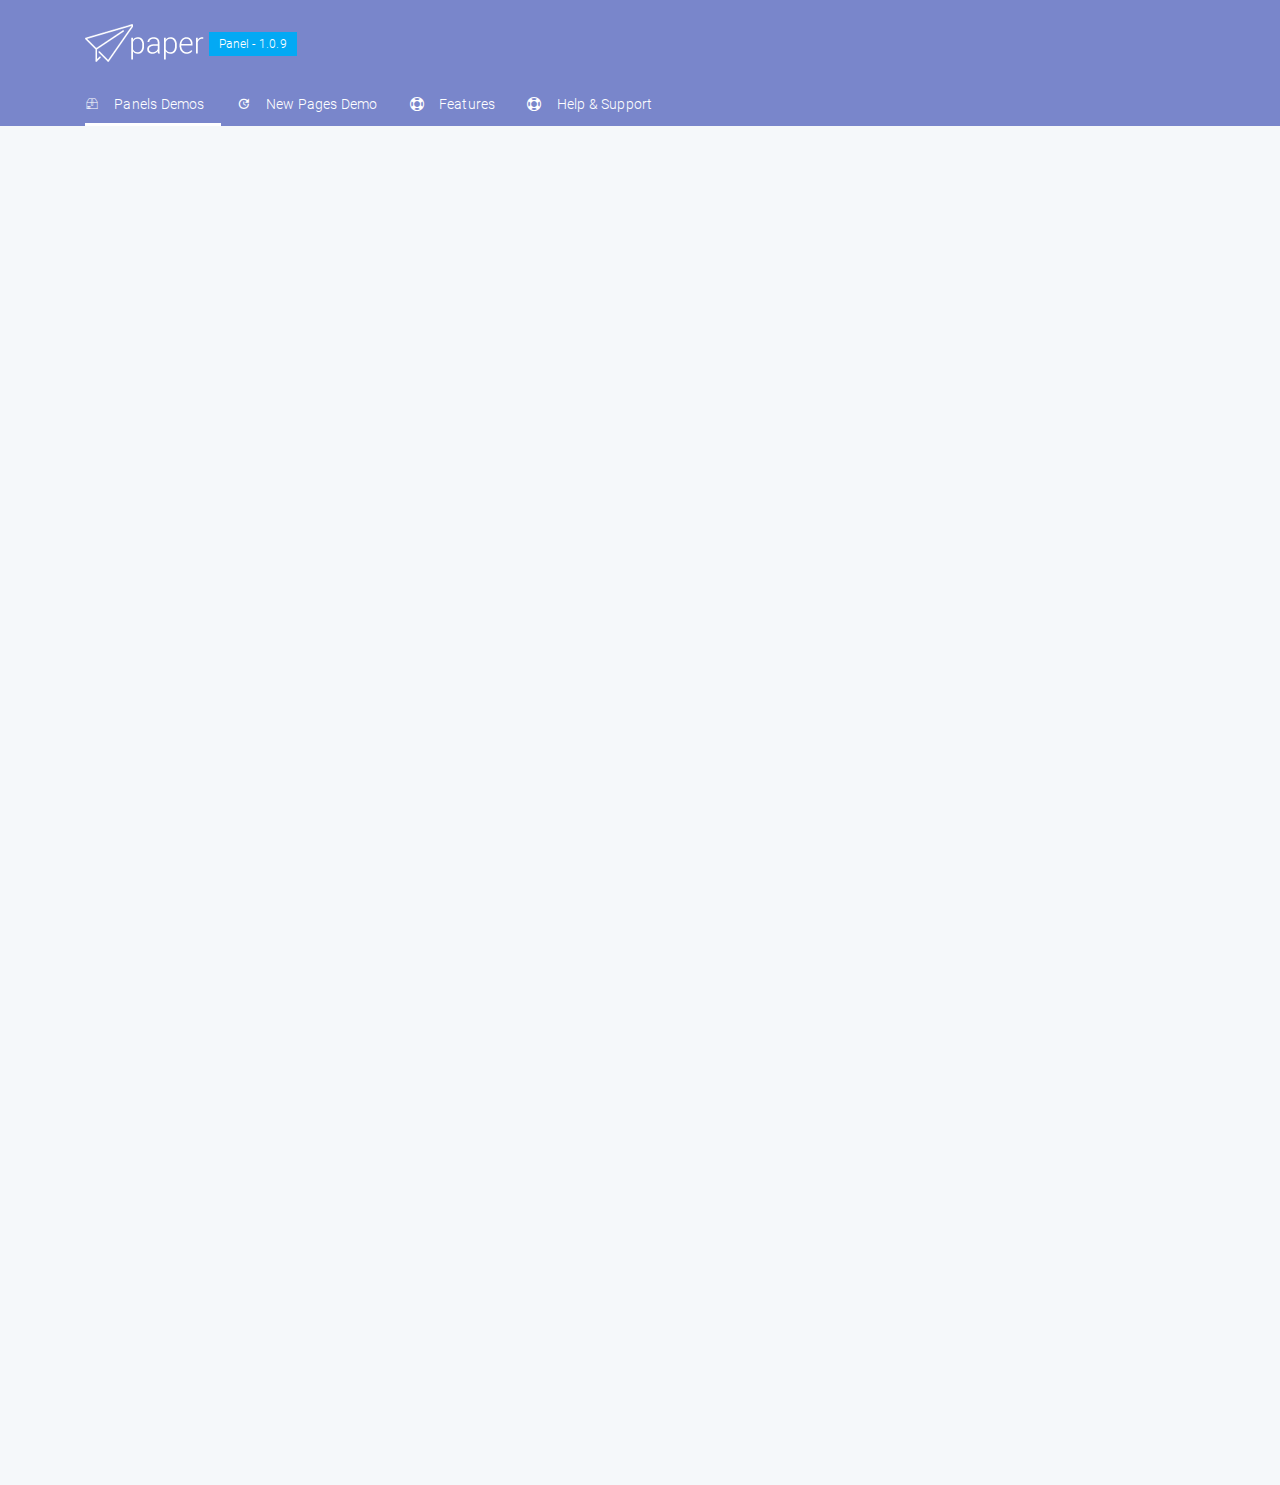
<file: src/main/webapp/template/paper-panel-all-files/paper-panel/production-version/demo.html>
<!DOCTYPE html>
<html lang="zxx">
<head>
    <meta charset="utf-8">
    <meta name="viewport" content="width=device-width, initial-scale=1, shrink-to-fit=no">
    <meta name="description" content="">
    <meta name="author" content="">
    <link rel="icon" href="assets/img/basic/favicon.ico" type="image/x-icon">
    <title>Paper</title>
    <!-- CSS -->
    <link rel="stylesheet" href="assets/css/app.css">
    <style>
        .loader {
            position: fixed;
            left: 0;
            top: 0;
            width: 100%;
            height: 100%;
            background-color: #F5F8FA;
            z-index: 9998;
            text-align: center;
        }

        .plane-container {
            position: absolute;
            top: 50%;
            left: 50%;
        }
    </style>
    <!-- Js -->
    <!--
    --- Head Part - Use Jquery anywhere at page.
    --- http://writing.colin-gourlay.com/safely-using-ready-before-including-jquery/
    -->
    <script>(function(w,d,u){w.readyQ=[];w.bindReadyQ=[];function p(x,y){if(x=="ready"){w.bindReadyQ.push(y);}else{w.readyQ.push(x);}};var a={ready:p,bind:p};w.$=w.jQuery=function(f){if(f===d||f===u){return a}else{p(f)}}})(window,document)</script>
</head>
<body class="light">
<!-- Pre loader -->
<div id="loader" class="loader">
    <div class="plane-container">
        <div class="preloader-wrapper small active">
            <div class="spinner-layer spinner-blue">
                <div class="circle-clipper left">
                    <div class="circle"></div>
                </div><div class="gap-patch">
                <div class="circle"></div>
            </div><div class="circle-clipper right">
                <div class="circle"></div>
            </div>
            </div>

            <div class="spinner-layer spinner-red">
                <div class="circle-clipper left">
                    <div class="circle"></div>
                </div><div class="gap-patch">
                <div class="circle"></div>
            </div><div class="circle-clipper right">
                <div class="circle"></div>
            </div>
            </div>

            <div class="spinner-layer spinner-yellow">
                <div class="circle-clipper left">
                    <div class="circle"></div>
                </div><div class="gap-patch">
                <div class="circle"></div>
            </div><div class="circle-clipper right">
                <div class="circle"></div>
            </div>
            </div>

            <div class="spinner-layer spinner-green">
                <div class="circle-clipper left">
                    <div class="circle"></div>
                </div><div class="gap-patch">
                <div class="circle"></div>
            </div><div class="circle-clipper right">
                <div class="circle"></div>
            </div>
            </div>
        </div>
    </div>
</div>
<div id="app">
<div class="page">
    <header class="indigo lighten-2 relative nav-sticky">
        <div class="navbar navbar-expand navbar-dark d-flex justify-content-between bd-navbar">
        </div>
        <div class="container">
            <div class="pt-3 pb-3">
                <h4>
                    <img src="assets/img/basic/logo-white.png" alt="">
                    <small class="badge badge-primary r-0 mt-3 s-12 blink">Panel - 1.0.9    </small>
                </h4>
            </div>
            <div class="d-flex align-items-center text-white">
                    <ul class="nav responsive-tab nav-material nav-material-white" id="v-pills-tab">
                        <li>
                            <a class="nav-link active pl-0" id="v-pills-1-tab" data-toggle="pill" href="#v-pills-1">
                                <i class="icon icon-package"></i>Panels Demos</a>
                        </li>
                        <li>
                            <a class="nav-link" id="v-pills-2-tab" data-toggle="pill" href="#v-pills-2"><i class="icon icon-update mb-3"></i>New Pages Demo</a>
                        </li>
                        <li>
                            <a class="nav-link" id="v-pills-3-tab" data-toggle="pill" href="#v-pills-3"><i class="icon icon-support mb-3"></i>Features </a>
                        </li>
                        <li>
                            <a class="nav-link" id="v-pills-4-tab" data-toggle="pill" href="#v-pills-4"><i class="icon icon-support mb-3"></i>Help & Support</a>
                        </li>
                    </ul>
                </div>
        </div>
    </header>
    <div class="container relative animatedParent animateOnce">
        <div class="tab-content my-3" id="v-pills-tabContent">
            <div class="tab-pane animated fadeInUpShort show active" id="v-pills-1" role="tabpanel"
                 aria-labelledby="v-pills-1-tab">
                <div class="row paper-items">
                    <div class="col-md-4 home">
                        <figure class="animated fadeInUpShort">
                            <div class="img-wrapper purple lighten-3">
                                <img src="assets/img/previews/d1.jpg" class="img-fluid  pt-4 pr-4 pl-4" alt="">
                                <div class="img-overlay">
                                    <div class="buttons"><a rel="gallery" class="btn-primary btn-fab" target="_blank"
                                                            href="index.html"><i
                                            class="icon icon-external-link s-12"></i>
                                        </a>
                                    </div>
                                </div>
                            </div>
                            <figcaption class="b-t"><h6>Tabs Paper Panel</h6></figcaption>
                        </figure>
                    </div>
                    <div class="col-md-4 home">
                        <figure class="animated fadeInUpShort">
                            <div class="img-wrapper indigo lighten-3">
                                <img src="assets/img/previews/d2.jpg" class="img-fluid  pt-4 pr-4 pl-4" alt="">
                                <div class="img-overlay">
                                    <div class="buttons"><a rel="gallery" class="btn-primary btn-fab" target="_blank"
                                                            href="panel-page-dashboard2.html"><i
                                            class="icon icon-external-link s-12"></i>
                                        </a>
                                    </div>
                                </div>
                            </div>
                            <figcaption class="b-t"><h6>Widget Tabs Panel</h6></figcaption>
                        </figure>
                    </div>
                    <div class="col-md-4 home">
                        <figure class="animated fadeInUpShort">
                            <div class="img-wrapper green lighten-3">
                                <img src="assets/img/previews/d3.jpg" class="img-fluid  pt-4 pr-4 pl-4" alt="">
                                <div class="img-overlay">
                                    <div class="buttons"><a rel="gallery" class="btn-primary btn-fab" target="_blank"
                                                            href="panel-page-dashboard3.html"><i
                                            class="icon icon-external-link s-12"></i>
                                        </a>
                                    </div>
                                </div>
                            </div>
                            <figcaption class="b-t"><h6>Chart Focused Panel</h6></figcaption>
                        </figure>
                    </div>
                    <div class="col-md-4 home">
                        <figure class="animated fadeInUpShort">
                            <div class="img-wrapper blue lighten-4">
                                <img src="assets/img/previews/d4.jpg" class="img-fluid  pt-4 pr-4 pl-4" alt="">
                                <div class="img-overlay">
                                    <div class="buttons"><a rel="gallery" class="btn-primary btn-fab" target="_blank"
                                                            href="panel-page-dashboard4.html"><i
                                            class="icon icon-external-link s-12"></i>
                                        </a>
                                    </div>
                                </div>
                            </div>
                            <figcaption class="b-t"><h6>Sidebar Colored Panel
                                <span class="float-right"><span class="badge badge-primary">1.0.1</span></span>
                            </h6></figcaption>

                        </figure>
                    </div>
                    <div class="col-md-4 home">
                        <figure class="animated fadeInUpShort">
                            <div class="img-wrapper teal lighten-3">
                                <img src="assets/img/previews/d5.jpg" class="img-fluid  pt-4 pr-4 pl-4" alt="">
                                <div class="img-overlay">
                                    <div class="buttons"><a rel="gallery" class="btn-primary btn-fab" target="_blank"
                                                            href="panel-page-dashboard5.html"><i
                                            class="icon icon-external-link s-12"></i>
                                        </a>
                                    </div>
                                </div>
                            </div>
                            <figcaption class="b-t"><h6>Inside container
                                <span class="float-right"><span class="badge badge-primary">1.0.2</span></span>
                            </h6></figcaption>
                        </figure>
                    </div>
                    <div class="col-md-4 home">
                        <figure class="animated fadeInUpShort">
                            <div class="img-wrapper lime lighten-3">
                                <img src="assets/img/previews/d6.jpg" class="img-fluid  pt-4 pr-4 pl-4" alt="">
                                <div class="img-overlay">
                                    <div class="buttons"><a rel="gallery" class="btn-primary btn-fab" target="_blank"
                                                            href="panel-page-dashboard6.html"><i
                                            class="icon icon-external-link s-12"></i>
                                        </a>
                                    </div>
                                </div>
                            </div>
                            <figcaption class="b-t"><h6>Mini Sidebar Panel
                                <span class="float-right"><span class="badge badge-primary">1.0.3</span></span>
                            </h6></figcaption>
                        </figure>

                    </div>
                    <div class="col-md-4 home">
                        <figure class="animated fadeInUpShort">
                            <div class="img-wrapper amber lighten-3">
                                <img src="assets/img/previews/d7.jpg" class="img-fluid  pt-4 pr-4 pl-4" alt="">
                                <div class="img-overlay">
                                    <div class="buttons"><a rel="gallery" class="btn-primary btn-fab" target="_blank"
                                                            href="panel-page-dashboard1-rtl.html"><i
                                            class="icon icon-external-link s-12"></i>
                                        </a>
                                    </div>
                                </div>
                            </div>
                            <figcaption class="b-t"><h6> RTL Dashboard
                                <span class="float-right"><span class="badge badge-primary">1.0.4</span></span>
                            </h6></figcaption>
                        </figure>
                    </div>
                    <div class="col-md-4 home">
                        <figure class="animated fadeInUpShort">
                            <div class="img-wrapper light-green lighten-3">
                                <img src="assets/img/previews/d8.jpg" class="img-fluid  pt-4 pr-4 pl-4" alt="">
                                <div class="img-overlay">
                                    <div class="buttons"><a rel="gallery" class="btn-primary btn-fab" target="_blank"
                                                            href="panel-page-dashboard7.html"><i
                                            class="icon icon-external-link s-12"></i>
                                        </a>
                                    </div>
                                </div>
                            </div>
                            <figcaption class="b-t"><h6>User Dashboard
                                <span class="float-right"><span class="badge badge-danger">1.0.5</span></span>
                            </h6></figcaption>
                        </figure>
                    </div>
                    <div class="col-md-4 home">
                        <figure class="animated fadeInUpShort">
                            <div class="img-wrapper red lighten-3">
                                <img src="assets/img/previews/d9.jpg" class="img-fluid  pt-4 pr-4 pl-4" alt="">
                                <div class="img-overlay">
                                    <div class="buttons"><a rel="gallery" class="btn-primary btn-fab" target="_blank"
                                                            href="panel-page-dashboard8.html"><i
                                            class="icon icon-external-link s-12"></i>
                                        </a>
                                    </div>
                                </div>
                            </div>
                            <figcaption class="b-t"><h6>Clean White Panel
                                <span class="float-right"><span class="badge badge-success">1.0.6</span></span>
                            </h6></figcaption>
                        </figure>
                    </div>
                    <div class="col-md-4 home">
                        <figure class="animated fadeInUpShort">
                            <div class="img-wrapper indigo lighten-3">
                                <img src="assets/img/previews/d10.jpg" class="img-fluid  pt-4 pr-4 pl-4" alt="">
                                <div class="img-overlay">
                                    <div class="buttons"><a rel="gallery" class="btn-primary btn-fab" target="_blank"
                                                            href="panel-page-dashboard9.html"><i
                                            class="icon icon-external-link s-12"></i>
                                        </a>
                                    </div>
                                </div>
                            </div>
                            <figcaption class="b-t"><h6>Material Style
                                <span class="float-right"><span class="badge badge-success">1.0.7</span></span>
                            </h6></figcaption>
                        </figure>
                    </div>
                    <div class="col-md-4 home">
                        <figure class="animated fadeInUpShort">
                            <div class="img-wrapper brown lighten-3">
                                <img src="assets/img/previews/d11.jpg" class="img-fluid  pt-4 pr-4 pl-4" alt="">
                                <div class="img-overlay">
                                    <div class="buttons"><a rel="gallery" class="btn-primary btn-fab" target="_blank"
                                                            href="panel-page-dashboard10.html"><i
                                            class="icon icon-external-link s-12"></i>
                                        </a>
                                    </div>
                                </div>
                            </div>
                            <figcaption class="b-t"><h6>Tabs Sidebar
                                <span class="float-right"><span class="badge badge-danger blink">New</span> <span class="badge badge-success purple">1.0.8</span></span>
                            </h6></figcaption>
                        </figure>
                    </div>
                    <div class="col-md-4 home">
                        <figure class="animated fadeInUpShort">
                            <div class="img-wrapper indigo darken-2">
                                <img src="assets/img/previews/d12.jpg" class="img-fluid  pt-4 pr-4 pl-4" alt="">
                                <div class="img-overlay">
                                    <div class="buttons"><a rel="gallery" class="btn-primary btn-fab" target="_blank"
                                                            href="panel-page-dashboard11.html"><i
                                            class="icon icon-external-link s-12"></i>
                                        </a>
                                    </div>
                                </div>
                            </div>
                            <figcaption class="b-t"><h6>Dark Theme With Tabs Sidebar
                                <span class="float-right"><span class="badge badge-danger blink">New</span> <span class="badge badge-success purple ">1.0.8</span></span>
                            </h6></figcaption>
                        </figure>
                    </div>
                </div>
            </div>
            <div class="tab-pane animated fadeInUpShort show" id="v-pills-2" role="tabpanel"
                 aria-labelledby="v-pills-1-tab">
                <div class="alert alert-info blue accent-3 text-white">
                    <h4>Hi,</h4>
                    <p>  These are only few pages added in latest updates. Paper has a lot more ready pages and we are continuously updating and adding more and more.</p>
                </div>
                    <div class="row paper-items">
                        <div class="col-md-4 page panel7">
                            <figure class="animated fadeInUpShort">
                                <div class="img-wrapper brown lighten-3">
                                    <img src="assets/img/previews/p8.jpg" class="img-fluid  pt-4 pr-4 pl-4" alt="">
                                    <div class="img-overlay">
                                        <div class="buttons"><a rel="gallery" class="btn-primary btn-fab" target="_blank"
                                                                href="panel7-invoices.html"><i
                                                class="icon icon-external-link s-12"></i>
                                        </a>
                                        </div>
                                    </div>
                                </div>
                                <figcaption class="b-t"><h6>Invoices
                                    <span class="float-right"><span class="badge badge-success purple">1.0.8</span></span>
                                </h6></figcaption>
                            </figure>
                        </div>
                        <div class="col-md-4 page panel7">
                            <figure class="animated fadeInUpShort">
                                <div class="img-wrapper orange lighten-3">
                                    <img src="assets/img/previews/p6.jpg" class="img-fluid  pt-4 pr-4 pl-4" alt="">
                                    <div class="img-overlay">
                                        <div class="buttons"><a rel="gallery" class="btn-primary btn-fab" target="_blank"
                                                                href="panel7-meetings.html"><i
                                                class="icon icon-external-link s-12"></i>
                                        </a>
                                        </div>
                                    </div>
                                </div>
                                <figcaption class="b-t"><h6>Meetings
                                    <span class="float-right"><span class="badge badge-success purple">1.0.8</span></span>
                                </h6></figcaption>
                            </figure>
                        </div>
                        <div class="col-md-4 page panel7">
                            <figure class="animated fadeInUpShort">
                                <div class="img-wrapper red lighten-3">
                                    <img src="assets/img/previews/p7.jpg" class="img-fluid  pt-4 pr-4 pl-4" alt="">
                                    <div class="img-overlay">
                                        <div class="buttons"><a rel="gallery" class="btn-primary btn-fab" target="_blank"
                                                                href="panel7-payments.html"><i
                                                class="icon icon-external-link s-12"></i>
                                        </a>
                                        </div>
                                    </div>
                                </div>
                                <figcaption class="b-t"><h6>Payments / Dues
                                    <span class="float-right"><span class="badge badge-success purple">1.0.8</span></span>
                                </h6></figcaption>
                            </figure>
                        </div>
                        <div class="col-md-4 page">
                            <figure class="animated fadeInUpShort">
                                <div class="img-wrapper green lighten-3">
                                    <img src="assets/img/previews/p2.jpg" class="img-fluid  pt-4 pr-4 pl-4" alt="">
                                    <div class="img-overlay">
                                        <div class="buttons"><a rel="gallery" class="btn-primary btn-fab" target="_blank"
                                                                href="panel7-projects-list.html"><i
                                                class="icon icon-external-link s-12"></i>
                                        </a>
                                        </div>
                                    </div>
                                </div>
                                <figcaption class="b-t"><h6>Panel 7 Projects List
                                    <span class="float-right"><span class="badge badge-success">1.0.7</span></span>
                                </h6></figcaption>
                            </figure>
                        </div>
                        <div class="col-md-4 page">
                            <figure class="animated fadeInUpShort">
                                <div class="img-wrapper indigo lighten-3">
                                    <img src="assets/img/previews/p3.jpg" class="img-fluid  pt-4 pr-4 pl-4" alt="">
                                    <div class="img-overlay">
                                        <div class="buttons"><a rel="gallery" class="btn-primary btn-fab" target="_blank"
                                                                href="panel7-inbox.html"><i
                                                class="icon icon-external-link s-12"></i>
                                        </a>
                                        </div>
                                    </div>
                                </div>
                                <figcaption class="b-t"><h6>Panel 7 Inbox
                                    <span class="float-right"><span class="badge badge-success">1.0.7</span></span>
                                </h6></figcaption>
                            </figure>
                        </div>
                        <div class="col-md-4 page">
                            <figure class="animated fadeInUpShort">
                                <div class="img-wrapper blue lighten-3">
                                    <img src="assets/img/previews/p4.jpg" class="img-fluid  pt-4 pr-4 pl-4" alt="">
                                    <div class="img-overlay">
                                        <div class="buttons"><a rel="gallery" class="btn-primary btn-fab" target="_blank"
                                                                href="panel1-projects.html"><i
                                                class="icon icon-external-link s-12"></i>
                                        </a>
                                        </div>
                                    </div>
                                </div>
                                <figcaption class="b-t"><h6>Panel 1 Projects
                                    <span class="float-right"><span class="badge badge-success">1.0.7</span></span>
                                </h6></figcaption>
                            </figure>
                        </div>
                        <div class="col-md-4 page">
                            <figure class="animated fadeInUpShort">
                                <div class="img-wrapper grey-black lighten-3">
                                    <img src="assets/img/previews/p5.jpg" class="img-fluid  pt-4 pr-4 pl-4" alt="">
                                    <div class="img-overlay">
                                        <div class="buttons"><a rel="gallery" class="btn-primary btn-fab" target="_blank"
                                                                href="panel7-tasks.html"><i
                                                class="icon icon-external-link s-12"></i>
                                        </a>
                                        </div>
                                    </div>
                                </div>
                                <figcaption class="b-t"><h6>Tasks
                                    <span class="float-right"><span class="badge badge-success">1.0.7</span></span>
                                </h6></figcaption>
                            </figure>
                        </div>
                        <div class="col-md-4 page">
                            <figure class="animated fadeInUpShort">
                                <div class="img-wrapper red lighten-3">
                                    <img src="assets/img/previews/p1.jpg" class="img-fluid  pt-4 pr-4 pl-4" alt="">
                                    <div class="img-overlay">
                                        <div class="buttons"><a rel="gallery" class="btn-primary btn-fab" target="_blank"
                                                                href="panel8-inbox.html"><i
                                                class="icon icon-external-link s-12"></i>
                                        </a>
                                        </div>
                                    </div>
                                </div>
                                <figcaption class="b-t"><h6>Panel 8 Inbox
                                    <span class="float-right"><span class="badge badge-success">1.0.6</span></span>
                                </h6></figcaption>
                            </figure>
                        </div>
                    </div>
            </div>
            <div class="tab-pane animated fadeInUpShort show" id="v-pills-3" role="tabpanel"
                 aria-labelledby="v-pills-1-tab">
                <section class=" service-blocks p-t-b-80">
                    <div class="container">
                        <div class="row">
                            <div class="col-lg-6 mx-lg-auto">
                                <header class="text-center"><span
                                        class="badge badge-success s-14 l-s-1 my-3">MOST ADVANCE FEATURES</span>
                                    <h2>What makes Paper different ?</h2>
                                    <p>Paper is one of its kind no other template have these all features.</p></header>
                            </div>
                        </div>
                        <div class="p-t-b-40">
                            <div class="row">
                                <div class="col-md-6">
                                    <div class="service-block">
                                        <div class="service-icon mr-3"><img class="height-50" src="assets/img/dummy/logos/v8.png"
                                                                            alt="">
                                        </div>
                                        <div class="service-content"><h3><a href="#">Performance Oriented Approach</a></h3>
                                            <p>Paper is not just about creating elements and page variations and that’s way speed
                                                really maters for us.</p></div>
                                    </div>
                                </div>
                                <div class="col-md-6">
                                    <div class="service-block">
                                        <div class="service-icon mr-3"><img class="height-50" src="assets/img/dummy/logos/v7.png"
                                                                            alt="">
                                        </div>
                                        <div class="service-content"><h3><a href="#">PRODUCTION &amp; DEVELOPMENT VERSIONS</a></h3>
                                            <p>Paper comes with production and dvelopment version. Its easy to make your own
                                                production version using gulp.</p></div>
                                    </div>
                                </div>
                                <div class="col-md-6">
                                    <div class="service-block">
                                        <div class="service-icon mr-3"><img class="height-50" src="assets/img/dummy/logos/v6.png"
                                                                            alt="">
                                        </div>
                                        <div class="service-content"><h3><a href="#">SASS FOR CSS</a></h3>
                                            <p>Sass is the most mature, stable, and powerful professional grade CSS extension
                                                language in the world.</p></div>
                                    </div>
                                </div>
                                <div class="col-md-6">
                                    <div class="service-block">
                                        <div class="service-icon mr-3"><img class="height-50" src="assets/img/dummy/logos/v5.png"
                                                                            alt="">
                                        </div>
                                        <div class="service-content"><h3><a href="#">PARTIALS BASED HTML</a></h3>
                                            <p>Partials in HTML ? Yes Paper using gulp partial inject. Its easy to edit and save a
                                                lot of time and easy to convert to CMS.</p></div>
                                    </div>
                                </div>
                                <div class="col-md-6">
                                    <div class="service-block">
                                        <div class="service-icon mr-3"><img class="height-50" src="assets/img/dummy/logos/v4.png"
                                                                            alt="">
                                        </div>
                                        <div class="service-content"><h3><a href="#">WEBPACK FOR JS</a></h3>
                                            <p>Webpack is a popular module bundler, a tool for bundling application source code in
                                                convenient chunks and for loading that code from a server into a browser.</p></div>
                                    </div>
                                </div>
                                <div class="col-md-6">
                                    <div class="service-block">
                                        <div class="service-icon mr-3"><img class="height-50" src="assets/img/dummy/logos/v3.png"
                                                                            alt="">
                                        </div>
                                        <div class="service-content"><h3><a href="#">Browserify</a></h3>
                                            <p>No more time wasting to preview changes by refreshing browser again &amp; again. It
                                                will refresh for you automatically.</p></div>
                                    </div>
                                </div>
                            </div>
                            <div class="row">
                                <div class="col-md-6">
                                    <div class="service-block">
                                        <div class="service-icon mr-3"><img class="height-50" src="assets/img/dummy/logos/v2.png"
                                                                            alt="">
                                        </div>
                                        <div class="service-content"><h3><a href="#">ONE COMMAND MINIFICATION</a></h3>
                                            <p>Paper development version take only a second to minify all your HTML, JS and CSS
                                                files</p></div>
                                    </div>
                                </div>
                                <div class="col-md-6">
                                    <div class="service-block">
                                        <div class="service-icon mr-3"><img class="height-50" src="assets/img/dummy/logos/v1.png"
                                                                            alt="">
                                        </div>
                                        <div class="service-content"><h3><a href="#">ONE COMMAND IMAGES COMPRESSION</a></h3>
                                            <p>To make website fast and speedy images should be comporessed which can take lot of
                                                time. But with Paper you only need to enter one command and thats it.</p></div>
                                    </div>
                                </div>
                            </div>
                            <div class="row">
                                <div class="col-md-6">
                                    <div class="service-block">
                                        <div class="service-icon mr-3"><img class="height-50" src="assets/img/dummy/logos/gulp.png"
                                                                            alt=""></div>
                                        <div class="service-content"><h3><a href="#">GULP</a></h3>
                                            <p>Gulp is a toolkit for automating painful or time-consuming tasks in your development
                                                workflow, so you can stop messing around and build something.</p></div>
                                    </div>
                                </div>
                                <div class="col-md-6">
                                    <div class="service-block">
                                        <div class="service-icon mr-3"><img class="height-50"
                                                                            src="assets/img/dummy/logos/bootstrap.png"
                                                                            alt=""></div>
                                        <div class="service-content"><h3><a href="#">BOOTSTRAP 4</a></h3>
                                            <p>Who does not know about Boostrap. Paper is fully responsive and using bootstrap grid.
                                                Paper is most likely a bootstrap kit with many other elements.</p></div>
                                    </div>
                                </div>
                            </div>
                        </div>
                    </div>
                </section>
            </div>
            <div class="tab-pane animated fadeInUpShort show" id="v-pills-4" role="tabpanel"
                 aria-labelledby="v-pills-1-tab">
                <div class="mt-5">
                    <h4>
                        Support
                    </h4>
                    <p>For support and help please write your questions in item's comments section on themeforest.</p>
                    <hr>
                    <h4>
                        Docs
                    </h4>
                     <p>You can find docs in your downloaded zip file or for online version please click following button. <br> Docs related to plugins are included in demo.</p>

                    <a href="http://xvelopers.com/wp/themes/docs/xdocs/paper-panel/" target="_blank" class="btn btn-primary ml-auto">Documentation</a>

                </div>
            </div>
        </div>
    </div>
</div>
<!-- Right Sidebar -->
<aside class="control-sidebar fixed white ">
    <div class="slimScroll">
        <div class="sidebar-header">
            <h4>Activity List</h4>
            <a href="#" data-toggle="control-sidebar" class="paper-nav-toggle  active"><i></i></a>
        </div>
        <div class="p-3">
            <div>
                <div class="my-3">
                    <small>25% Complete</small>
                    <div class="progress" style="height: 3px;">
                        <div class="progress-bar bg-success" role="progressbar" style="width: 25%;" aria-valuenow="25"
                             aria-valuemin="0" aria-valuemax="100"></div>
                    </div>
                </div>
                <div class="my-3">
                    <small>45% Complete</small>
                    <div class="progress" style="height: 3px;">
                        <div class="progress-bar bg-info" role="progressbar" style="width: 45%;" aria-valuenow="45"
                             aria-valuemin="0" aria-valuemax="100"></div>
                    </div>
                </div>
                <div class="my-3">
                    <small>60% Complete</small>
                    `
                    <div class="progress" style="height: 3px;">
                        <div class="progress-bar bg-warning" role="progressbar" style="width: 60%;" aria-valuenow="60"
                             aria-valuemin="0" aria-valuemax="100"></div>
                    </div>
                </div>
                <div class="my-3">
                    <small>75% Complete</small>
                    <div class="progress" style="height: 3px;">
                        <div class="progress-bar bg-danger" role="progressbar" style="width: 75%;" aria-valuenow="75"
                             aria-valuemin="0" aria-valuemax="100"></div>
                    </div>
                </div>
                <div class="my-3">
                    <small>100% Complete</small>
                    <div class="progress" style="height: 3px;">
                        <div class="progress-bar" role="progressbar" style="width: 100%;" aria-valuenow="100"
                             aria-valuemin="0" aria-valuemax="100"></div>
                    </div>
                </div>
            </div>
        </div>
        <div class="p-3 bg-primary text-white">
            <div class="row">
                <div class="col-md-6">
                    <h5 class="font-weight-normal s-14">Sodium</h5>
                    <span class="font-weight-lighter text-primary">Spark Bar</span>
                    <div> Oxygen
                        <span class="text-primary">
                                                    <i class="icon icon-arrow_downward"></i> 67%</span>
                    </div>
                </div>
                <div class="col-md-6">
                    <canvas width="100" height="70" data-chart="spark" data-chart-type="bar"
                            data-dataset="[[28,68,41,43,96,45,100,28,68,41,43,96,45,100,28,68,41,43,96,45,100,28,68,41,43,96,45,100]]"
                            data-labels="['a','b','c','d','e','f','g','h','i','j','k','l','m','n','a','b','c','d','e','f','g','h','i','j','k','l','m','n']">
                    </canvas>
                </div>
            </div>
        </div>
        <div class="table-responsive">
            <table id="recent-orders" class="table table-hover mb-0 ps-container ps-theme-default">
                <tbody>
                <tr>
                    <td>
                        <a href="#">INV-281281</a>
                    </td>
                    <td>
                        <span class="badge badge-success">Paid</span>
                    </td>
                    <td>$ 1228.28</td>
                </tr>
                <tr>
                    <td>
                        <a href="#">INV-01112</a>
                    </td>
                    <td>
                        <span class="badge badge-warning">Overdue</span>
                    </td>
                    <td>$ 5685.28</td>
                </tr>
                <tr>
                    <td>
                        <a href="#">INV-281012</a>
                    </td>
                    <td>
                        <span class="badge badge-success">Paid</span>
                    </td>
                    <td>$ 152.28</td>
                </tr>
                <tr>
                    <td>
                        <a href="#">INV-01112</a>
                    </td>
                    <td>
                        <span class="badge badge-warning">Overdue</span>
                    </td>
                    <td>$ 5685.28</td>
                </tr>
                <tr>
                    <td>
                        <a href="#">INV-281012</a>
                    </td>
                    <td>
                        <span class="badge badge-success">Paid</span>
                    </td>
                    <td>$ 152.28</td>
                </tr>
                </tbody>
            </table>
        </div>
        <div class="sidebar-header">
            <h4>Activity</h4>
            <a href="#" data-toggle="control-sidebar" class="paper-nav-toggle  active"><i></i></a>
        </div>
        <div class="p-4">
            <div class="activity-item activity-primary">
                <div class="activity-content">
                    <small class="text-muted">
                        <i class="icon icon-user position-left"></i> 5 mins ago
                    </small>
                    <p>Lorem ipsum dolor sit amet conse ctetur which ascing elit users.</p>
                </div>
            </div>
            <div class="activity-item activity-danger">
                <div class="activity-content">
                    <small class="text-muted">
                        <i class="icon icon-user position-left"></i> 8 mins ago
                    </small>
                    <p>Lorem ipsum dolor sit ametcon the sectetur that ascing elit users.</p>
                </div>
            </div>
            <div class="activity-item activity-success">
                <div class="activity-content">
                    <small class="text-muted">
                        <i class="icon icon-user position-left"></i> 10 mins ago
                    </small>
                    <p>Lorem ipsum dolor sit amet cons the ecte tur and adip ascing elit users.</p>
                </div>
            </div>
            <div class="activity-item activity-warning">
                <div class="activity-content">
                    <small class="text-muted">
                        <i class="icon icon-user position-left"></i> 12 mins ago
                    </small>
                    <p>Lorem ipsum dolor sit amet consec tetur adip ascing elit users.</p>
                </div>
            </div>
        </div>
    </div>
</aside>
<!-- /.right-sidebar -->
<!-- Add the sidebar's background. This div must be placed
         immediately after the control sidebar -->
<div class="control-sidebar-bg shadow white fixed"></div>
</div>
<!--/#app -->
<script src="assets/js/app.js"></script>




<!--
--- Footer Part - Use Jquery anywhere at page.
--- http://writing.colin-gourlay.com/safely-using-ready-before-including-jquery/
-->
<script>(function($,d){$.each(readyQ,function(i,f){$(f)});$.each(bindReadyQ,function(i,f){$(d).bind("ready",f)})})(jQuery,document)</script>
</body>
</html>
</file>
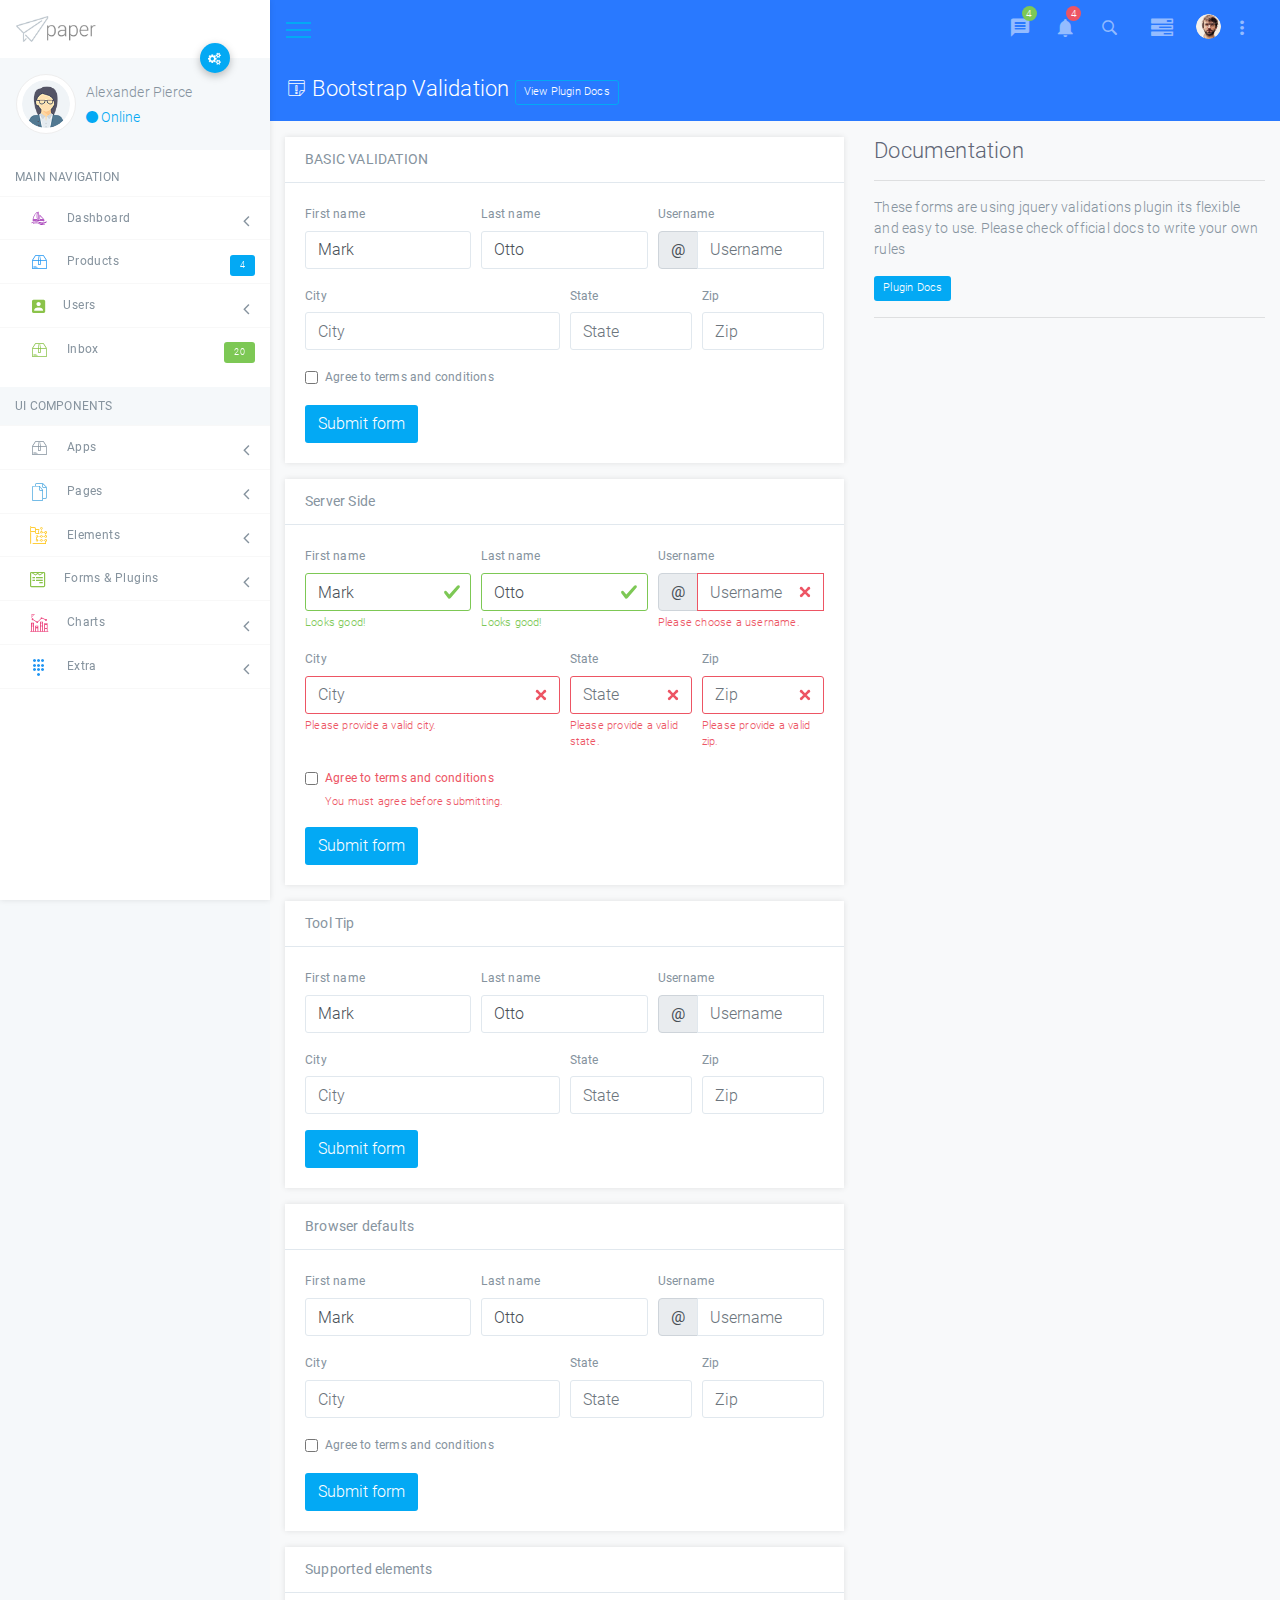
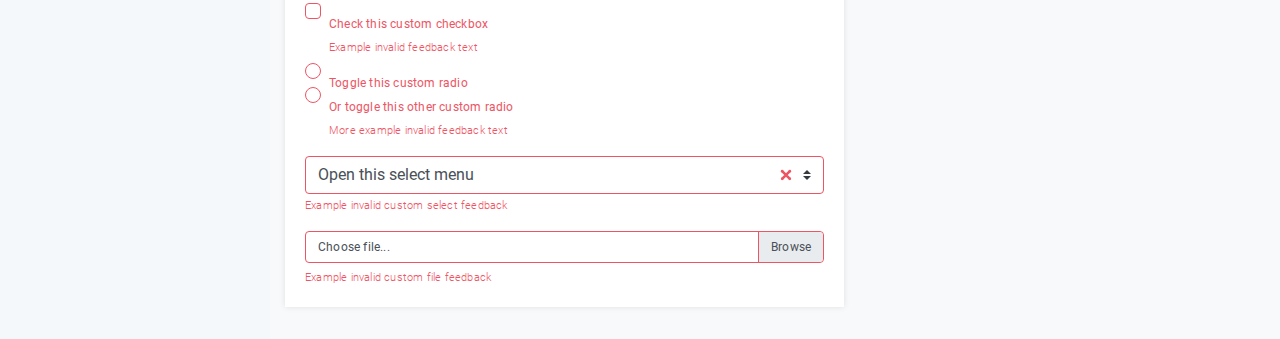
<file: src/main/webapp/template/paper-panel-all-files/paper-panel/production-version/form-bootstrap-validations.html>
<!DOCTYPE html>
<html lang="zxx">
<head>
    <meta charset="utf-8">
    <meta name="viewport" content="width=device-width, initial-scale=1, shrink-to-fit=no">
    <meta name="description" content="">
    <meta name="author" content="">
    <link rel="icon" href="assets/img/basic/favicon.ico" type="image/x-icon">
    <title>Paper</title>
    <!-- CSS -->
    <link rel="stylesheet" href="assets/css/app.css">
    <style>
        .loader {
            position: fixed;
            left: 0;
            top: 0;
            width: 100%;
            height: 100%;
            background-color: #F5F8FA;
            z-index: 9998;
            text-align: center;
        }

        .plane-container {
            position: absolute;
            top: 50%;
            left: 50%;
        }
    </style>
    <!-- Js -->
    <!--
    --- Head Part - Use Jquery anywhere at page.
    --- http://writing.colin-gourlay.com/safely-using-ready-before-including-jquery/
    -->
    <script>(function(w,d,u){w.readyQ=[];w.bindReadyQ=[];function p(x,y){if(x=="ready"){w.bindReadyQ.push(y);}else{w.readyQ.push(x);}};var a={ready:p,bind:p};w.$=w.jQuery=function(f){if(f===d||f===u){return a}else{p(f)}}})(window,document)</script>
</head>
<body class="light">
<!-- Pre loader -->
<div id="loader" class="loader">
    <div class="plane-container">
        <div class="preloader-wrapper small active">
            <div class="spinner-layer spinner-blue">
                <div class="circle-clipper left">
                    <div class="circle"></div>
                </div><div class="gap-patch">
                <div class="circle"></div>
            </div><div class="circle-clipper right">
                <div class="circle"></div>
            </div>
            </div>

            <div class="spinner-layer spinner-red">
                <div class="circle-clipper left">
                    <div class="circle"></div>
                </div><div class="gap-patch">
                <div class="circle"></div>
            </div><div class="circle-clipper right">
                <div class="circle"></div>
            </div>
            </div>

            <div class="spinner-layer spinner-yellow">
                <div class="circle-clipper left">
                    <div class="circle"></div>
                </div><div class="gap-patch">
                <div class="circle"></div>
            </div><div class="circle-clipper right">
                <div class="circle"></div>
            </div>
            </div>

            <div class="spinner-layer spinner-green">
                <div class="circle-clipper left">
                    <div class="circle"></div>
                </div><div class="gap-patch">
                <div class="circle"></div>
            </div><div class="circle-clipper right">
                <div class="circle"></div>
            </div>
            </div>
        </div>
    </div>
</div>
<div id="app">
<aside class="main-sidebar fixed offcanvas shadow" data-toggle='offcanvas'>
    <section class="sidebar">
        <div class="w-80px mt-3 mb-3 ml-3">
            <img src="assets/img/basic/logo.png" alt="">
        </div>
        <div class="relative">
            <a data-toggle="collapse" href="#userSettingsCollapse" role="button" aria-expanded="false"
               aria-controls="userSettingsCollapse" class="btn-fab btn-fab-sm absolute fab-right-bottom fab-top btn-primary shadow1 ">
                <i class="icon icon-cogs"></i>
            </a>
            <div class="user-panel p-3 light mb-2">
                <div>
                    <div class="float-left image">
                        <img class="user_avatar" src="assets/img/dummy/u2.png" alt="User Image">
                    </div>
                    <div class="float-left info">
                        <h6 class="font-weight-light mt-2 mb-1">Alexander Pierce</h6>
                        <a href="#"><i class="icon-circle text-primary blink"></i> Online</a>
                    </div>
                </div>
                <div class="clearfix"></div>
                <div class="collapse multi-collapse" id="userSettingsCollapse">
                    <div class="list-group mt-3 shadow">
                        <a href="index.html" class="list-group-item list-group-item-action ">
                            <i class="mr-2 icon-umbrella text-blue"></i>Profile
                        </a>
                        <a href="#" class="list-group-item list-group-item-action"><i
                                class="mr-2 icon-cogs text-yellow"></i>Settings</a>
                        <a href="#" class="list-group-item list-group-item-action"><i
                                class="mr-2 icon-security text-purple"></i>Change Password</a>
                    </div>
                </div>
            </div>
        </div>
        <ul class="sidebar-menu">
            <li class="header"><strong>MAIN NAVIGATION</strong></li>
            <li class="treeview"><a href="#">
                <i class="icon icon-sailing-boat-water purple-text s-18"></i> <span>Dashboard</span> <i
                    class="icon icon-angle-left s-18 pull-right"></i>
            </a>
                <ul class="treeview-menu">
                    <li><a href="index.html"><i class="icon icon-folder5"></i>Panel Dashboard 1</a>
                    </li>
                    <li><a href="panel-page-dashboard1-rtl.html"><i class="icon icon-folder5"></i>Panel Dashboard 1 - RTL</a>
                    </li>
                    <li><a href="panel-page-dashboard2.html"><i class="icon icon-folder5"></i>Panel Dashboard 2</a>
                    </li>
                    <li><a href="panel-page-dashboard3.html"><i class="icon icon-folder5"></i>Panel Dashboard 3</a>
                    </li>
                    <li><a href="panel-page-dashboard4.html"><i class="icon icon-folder5"></i>Panel Dashboard 4</a>
                    </li>
                    <li><a href="panel-page-dashboard5.html"><i class="icon icon-folder5"></i>Panel Dashboard 5</a>
                    </li>
                    <li><a href="panel-page-dashboard6.html"><i class="icon icon-folder5"></i>Panel Dashboard 6</a>
                    </li>
                    <li><a href="panel-page-dashboard7.html"><i class="icon icon-folder5"></i>Panel Dashboard 7</a></li>
                    <li><a href="panel-page-dashboard9.html"><i class="icon icon-folder5"></i>Panel Dashboard 9</a></li>
                    <li><a href="panel-page-dashboard10.html"><i class="icon icon-folder5"></i>Panel Dashboard 10</a></li>
                    <li><a href="panel-page-dashboard11.html"><i class="icon icon-folder5"></i>Panel Dashboard 11</a></li>
                </ul>
            </li>
            <li class="treeview"><a href="#">
                <i class="icon icon icon-package blue-text s-18"></i>
                <span>Products</span>
                <span class="badge r-3 badge-primary pull-right">4</span>
            </a>
                <ul class="treeview-menu">
                    <li><a href="panel-page-products.html"><i class="icon icon-circle-o"></i>All Products</a>
                    </li>
                    <li><a href="panel-page-products-create.html"><i class="icon icon-add"></i>Add
                        New </a>
                    </li>
                </ul>
            </li>
            <li class="treeview"><a href="#"><i class="icon icon-account_box light-green-text s-18"></i>Users<i
                    class="icon icon-angle-left s-18 pull-right"></i></a>
                <ul class="treeview-menu">
                    <li><a href="panel-page-users.html"><i class="icon icon-circle-o"></i>All Users</a>
                    </li>
                    <li><a href="panel-page-users-create.html"><i class="icon icon-add"></i>Add User</a>
                    </li>
                    <li><a href="panel-page-profile.html"><i class="icon icon-user"></i>User Profile </a>
                    </li>
                </ul>
            </li>
            <li class="treeview no-b"><a href="#">
                <i class="icon icon-package light-green-text s-18"></i>
                <span>Inbox</span>
                <span class="badge r-3 badge-success pull-right">20</span>
            </a>
                <ul class="treeview-menu">
                    <li><a href="panel-page-inbox.html"><i class="icon icon-circle-o"></i>All Messages</a>
                    </li>
                    <li><a href="panel7-inbox.html"><i class="icon icon-circle-o"></i>Panel7 - Inbox</a>
                    </li>
                    <li><a href="panel8-inbox.html"><i class="icon icon-circle-o"></i>Panel8 - Inbox</a>
                    </li>
                    <li><a href="panel-page-inbox-create.html"><i class="icon icon-add"></i>Compose</a>
                    </li>
                </ul>
            </li>
            <li class="header light mt-3"><strong>UI COMPONENTS</strong></li>
            <li class="treeview ">
                <a href="#">
                    <i class="icon icon-package text-lime s-18"></i> <span>Apps</span>
                    <i class="icon icon-angle-left s-18 pull-right"></i>
                </a>
                <ul class="treeview-menu">
                    <li><a href="panel-page-chat.html"><i class="icon icon-circle-o"></i>Chat</a>
                    </li>
                    <li><a href="panel7-tasks.html"><i class="icon icon-circle-o"></i>Tasks / Todo</a>
                    </li>
                    <li><a href="panel-page-calendar.html"><i class="icon icon-date_range"></i>Calender</a>
                    </li>
                    <li><a href="panel-page-calendar2.html"><i class="icon icon-date_range"></i>Calender 2</a>
                    </li>
                    <li><a href="panel-page-contacts.html"><i class="icon icon-circle-o"></i>Contacts</a>
                    </li>
                    <li><a href="panel1-projects.html"><i class="icon icon-circle-o"></i>Panel1 - Projects</a>
                    </li>
                    <li><a href="panel7-projects-list.html"><i class="icon icon-circle-o"></i>Panel7 - Projects List</a>
                    </li>
                    <li><a href="panel7-invoices.html"><i class="icon icon-circle-o"></i>Invoices</a>
                    <li><a href="panel7-meetings.html"><i class="icon icon-circle-o"></i>Meetings</a>
                    <li><a href="panel7-payments.html"><i class="icon icon-circle-o"></i>Payments</a>
                    </li>
                </ul>
            </li>
            <li class="treeview">
                <a href="#">
                    <i class="icon icon-documents3 text-blue s-18"></i> <span>Pages</span>
                    <i class="icon icon-angle-left s-18 pull-right"></i>
                </a>
                <ul class="treeview-menu">
                    <li><a href="#"><i class="icon icon-documents3"></i>Blank Pages<i
                            class="icon icon-angle-left s-18 pull-right"></i></a>
                        <ul class="treeview-menu">
                            <li><a href="panel-page-blank.html"><i class="icon icon-document"></i>Simple Blank</a>
                            </li>
                            <li><a href="panel-page-blank-tabs.html"><i class="icon icon-document"></i>Tabs Blank <i
                                    class="icon icon-angle-left s-18 pull-right"></i></a>
                            </li>
                        </ul>
                    </li>
                    <li><a href="#"><i class="icon icon-fingerprint text-green"></i>Auth Pages<i
                            class="icon icon-angle-left s-18 pull-right"></i></a>
                        <ul class="treeview-menu">
                            <li><a href="login.html"><i class="icon icon-document"></i>Login Page 1</a>
                            </li>
                            <li><a href="login-2.html"><i class="icon icon-document"></i>Login Page 2</a>
                            </li>
                            <li><a href="login-3.html"><i class="icon icon-document"></i>Login Page 3</a>
                            </li>
                            <li><a href="login-4.html"><i class="icon icon-document"></i>Login Page 4</a>
                            </li>
                        </ul>
                    </li>
                    <li><a href="#"><i class="icon icon-bug text-red"></i>Error Pages<i
                            class="icon icon-angle-left s-18 pull-right"></i></a>
                        <ul class="treeview-menu">
                            <li><a href="panel-page-404.html"><i class="icon icon-document"></i>404 Page</a>
                            </li>
                            <li><a href="panel-page-500.html"><i class="icon icon-document"></i>500 Page<i
                                    class="icon icon-angle-left s-18 pull-right"></i></a>
                            </li>
                            <li><a href="panel-page-error.html"><i class="icon icon-document"></i>420 Page<i
                                    class="icon icon-angle-left s-18 pull-right"></i></a>
                            </li>
                        </ul>
                    </li>
                    <li><a href="#"><i class="icon icon-documents3"></i>Other Pages<i
                            class="icon icon-angle-left s-18 pull-right"></i></a>
                        <ul class="treeview-menu">
                            <li><a href="panel-page-invoice.html"><i class="icon icon-document"></i>Invoice Page</a>
                            </li>
                            <li><a href="panel-page-no-posts.html"><i class="icon icon-document"></i>No Post Page</a>
                            </li>
                        </ul>
                    </li>
                </ul>
            </li>
            <li class="treeview">
                <a href="#">
                    <i class="icon icon-goals-1 amber-text s-18"></i> <span>Elements</span>
                    <i class="icon icon-angle-left s-18 pull-right"></i>
                </a>
                <ul class="treeview-menu">
                    <li><a href="panel-element-widgets.html">
                        <i class="icon icon-widgets amber-text s-14"></i> <span>Widgets</span>
                    </a>
                    </li>
                    <li><a href="panel-element-counters.html">
                        <i class="icon icon-filter_9_plus amber-text s-14"></i> <span>Counters</span>
                    </a>
                    <li><a href="panel-element-buttons.html">
                        <i class="icon icon-touch_app amber-text s-14"></i> <span>Buttons</span>
                    </a>
                    </li>
                    <li>
                        <a href="panel-element-typography.html">
                            <i class="icon icon-text-width amber-text s-14"></i> <span>Typography</span>
                        </a>
                    </li>
                    <li><a href="panel-element-tabels.html">
                        <i class="icon icon-table amber-text s-14"></i> <span>Tables</span>
                    </a>
                    </li>
                    <li><a href="panel-element-alerts.html">
                        <i class="icon icon-exclamation-circle amber-text s-14"></i> <span>Alerts</span>
                    </a>
                    </li>
                    <li><a href="panel-element-slider.html"><i class="icon icon-view_carousel amber-text s-14"></i>
                        <span>Slider</span></a></li>
                    <li><a href="panel-element-tabs.html"><i class="icon icon-folders2 amber-text s-14"></i>
                        <span>Tabs</span></a></li>
                    <li><a href="panel-element-progress-bars.html"><i class="icon icon-folders2 amber-text s-14"></i>
                        <span>Progress Bars</span></a></li>
                    <li><a href="panel-element-badges.html"><i class="icon icon-flag7 amber-text s-14"></i>
                        <span>Badges</span></a></li>
                    <li><a href="panel-element-preloaders.html"><i class="icon icon-data_usage amber-text s-14"></i>
                        <span>Preloaders</span></a></li>
                </ul>
            </li>
            <li class="treeview ">
                <a href="#">
                    <i class="icon icon-wpforms light-green-text s-18 "></i> <span>Forms & Plugins</span>
                    <i class="icon icon-angle-left s-18 pull-right"></i>
                </a>
                <ul class="treeview-menu">
                    <li><a href="panel-element-forms.html"><i class="icon icon-wpforms light-green-text"></i>Bootstrap
                        Inputs</a>
                    </li>
                    <li><a href="form-jquery-validations.html"><i class="icon icon-note-important light-green-text"></i>
                        Form Validation (Jquery)</a>
                    </li>
                    <li><a href="form-bootstrap-validations.html"><i class="icon icon-note-important light-green-text"></i>
                        Form Validation (Bootstrap)</a>
                    </li>
                    <li><a href="panel-element-editor.html"><i class="icon icon-pen2 light-green-text"></i>Editor</a>
                    </li>
                    <li><a href="panel-element-toast.html"><i
                            class="icon icon-notifications_active light-green-text"></i>Toasts</a>
                    </li>
                    <li><a href="panel-element-stepper.html"><i class="icon icon-burst_mode light-green-text"></i>Stepper</a>
                    </li>
                    <li><a href="panel-element-date-time-picker.html"><i
                            class="icon icon-date_range light-green-text"></i>Date Time Picker</a>
                    </li>
                    <li><a href="panel-element-color-picker.html"><i class="icon icon-adjust light-green-text"></i>Color
                        Picker</a>
                    </li>
                    <li><a href="panel-element-range-slider.html"><i class="icon icon-space_bar light-green-text"></i>Range
                        Slider</a>
                    </li>
                    <li><a href="panel-element-select2.html"><i
                            class="icon  icon-one-finger-click light-green-text"></i>Select 2</a>
                    </li>
                    <li><a href="panel-element-tags.html"><i class="icon  icon-tags3 light-green-text"></i>Tags</a>
                    </li>
                    <li><a href="panel-element-data-tables.html"><i class="icon icon-table light-green-text"></i>Data
                        Tables</a>
                    </li>
                </ul>
            </li>
            <li class="treeview"><a href="#">
                <i class="icon icon-bar-chart2 pink-text s-18"></i>
                <span>Charts</span>
                <i class="icon icon-angle-left s-18 pull-right"></i>
            </a>
                <ul class="treeview-menu">
                    <li>
                        <a href="panel-element-charts-js.html"><i class="icon icon-area-chart pink-text s-14"></i><span>Charts.Js</span></a>
                    </li>
                    <li>
                        <a href="panel-element-morris.html"><i class="icon icon-bubble_chart pink-text s-14"></i>Morris
                            Charts</a>
                    </li>
                    <li>
                        <a href="panel-element-echarts.html">
                            <i class="icon icon-bar-chart-o pink-text s-14"></i>Echarts</a>
                    </li>
                    <li>
                        <a href="panel-element-easy-pie-charts.html">
                            <i class="icon icon-area-chart pink-text s-14"></i>Easy Pie Charts</a>
                    </li>
                    <li>
                        <a href="panel-element-jqvmap.html">
                            <i class="icon icon-map pink-text s-14"></i>Jqvmap</a>
                    </li>
                    <li>
                        <a href="panel-element-sparklines.html">
                            <i class="icon icon-line-chart2 pink-text s-14"></i>Sparklines</a>
                    </li>
                    <li>
                        <a href="panel-element-float.html">
                            <i class="icon icon-pie-chart pink-text s-14"></i>Float Charts</a>
                    </li>
                </ul>
            </li>
            <li class="treeview"><a href="#">
                <i class="icon icon-dialpad blue-text  s-18"></i>
                <span>Extra</span>
                <i class="icon icon-angle-left s-18 pull-right"></i>
            </a>
                <ul class="treeview-menu">
                    <li>
                        <a href="panel-element-letters.html">
                            <i class="icon icon-brightness_auto light-blue-text s-14"></i>
                            <span>Avatar Placeholders</span>
                        </a>
                    </li>
                    <li>
                        <a href="panel-element-icons.html">
                            <i class="icon icon-camera2 light-blue-text s-14"></i> <span>Icons</span>
                        </a>
                    </li>
                    <li><a href="panel-element-colors.html">
                        <i class="icon icon-palette light-blue-text s-14"></i> <span>Colors</span>
                    </a>
                    </li>
                </ul>
            </li>
        </ul>
    </section>
</aside>
<!--Sidebar End-->
<div class="has-sidebar-left">
    <div class="pos-f-t">
    <div class="collapse" id="navbarToggleExternalContent">
        <div class="bg-dark pt-2 pb-2 pl-4 pr-2">
            <div class="search-bar">
                <input class="transparent s-24 text-white b-0 font-weight-lighter w-128 height-50" type="text"
                       placeholder="start typing...">
            </div>
            <a href="#" data-toggle="collapse" data-target="#navbarToggleExternalContent" aria-expanded="false"
               aria-label="Toggle navigation" class="paper-nav-toggle paper-nav-white active "><i></i></a>
        </div>
    </div>
</div>
    <div class="sticky">
        <div class="navbar navbar-expand navbar-dark d-flex justify-content-between bd-navbar blue accent-3">
            <div class="relative">
                <a href="#" data-toggle="push-menu" class="paper-nav-toggle pp-nav-toggle">
                    <i></i>
                </a>
            </div>
            <!--Top Menu Start -->
<div class="navbar-custom-menu">
    <ul class="nav navbar-nav">
        <!-- Messages-->
        <li class="dropdown custom-dropdown messages-menu">
            <a href="#" class="nav-link" data-toggle="dropdown">
                   <i class="icon-message "></i>
                   <span class="badge badge-success badge-mini rounded-circle">4</span>
            </a>
            <ul class="dropdown-menu dropdown-menu-right">
                <li>
                    <!-- inner menu: contains the actual data -->
                    <ul class="menu pl-2 pr-2">
                        <!-- start message -->
                        <li>
                            <a href="#">
                                <div class="avatar float-left">
                                    <img src="assets/img/dummy/u4.png" alt="">
                                    <span class="avatar-badge busy"></span>
                                </div>
                                <h4>
                                    Support Team
                                    <small><i class="icon icon-clock-o"></i> 5 mins</small>
                                </h4>
                                <p>Why not buy a new awesome theme?</p>
                            </a>
                        </li>
                        <!-- end message -->
                        <!-- start message -->
                        <li>
                            <a href="#">
                                <div class="avatar float-left">
                                    <img src="assets/img/dummy/u1.png" alt="">
                                    <span class="avatar-badge online"></span>
                                </div>
                                <h4>
                                    Support Team
                                    <small><i class="icon icon-clock-o"></i> 5 mins</small>
                                </h4>
                                <p>Why not buy a new awesome theme?</p>
                            </a>
                        </li>
                        <!-- end message -->
                        <!-- start message -->
                        <li>
                            <a href="#">
                                <div class="avatar float-left">
                                    <img src="assets/img/dummy/u2.png" alt="">
                                    <span class="avatar-badge idle"></span>
                                </div>
                                <h4>
                                    Support Team
                                    <small><i class="icon icon-clock-o"></i> 5 mins</small>
                                </h4>
                                <p>Why not buy a new awesome theme?</p>
                            </a>
                        </li>
                        <!-- end message -->
                        <!-- start message -->
                        <li>
                            <a href="#">
                                <div class="avatar float-left">
                                    <img src="assets/img/dummy/u3.png" alt="">
                                    <span class="avatar-badge busy"></span>
                                </div>
                                <h4>
                                    Support Team
                                    <small><i class="icon icon-clock-o"></i> 5 mins</small>
                                </h4>
                                <p>Why not buy a new awesome theme?</p>
                            </a>
                        </li>
                        <!-- end message -->
                    </ul>
                </li>
                <li class="footer s-12 p-2 text-center"><a href="#">See All Messages</a></li>
            </ul>
        </li>
        <!-- Notifications -->
        <li class="dropdown custom-dropdown notifications-menu">
            <a href="#" class=" nav-link" data-toggle="dropdown" aria-expanded="false">
                <i class="icon-notifications "></i>
                <span class="badge badge-danger badge-mini rounded-circle">4</span>
            </a>
            <ul class="dropdown-menu dropdown-menu-right">
                <li class="header">You have 10 notifications</li>
                <li>
                    <!-- inner menu: contains the actual data -->
                    <ul class="menu">
                        <li>
                            <a href="#">
                                <i class="icon icon-data_usage text-success"></i> 5 new members joined today
                            </a>
                        </li>
                        <li>
                            <a href="#">
                                <i class="icon icon-data_usage text-danger"></i> 5 new members joined today
                            </a>
                        </li>
                        <li>
                            <a href="#">
                                <i class="icon icon-data_usage text-yellow"></i> 5 new members joined today
                            </a>
                        </li>
                    </ul>
                </li>
                <li class="footer p-2 text-center"><a href="#">View all</a></li>
            </ul>
        </li>
        <li>
            <a class="nav-link " data-toggle="collapse" data-target="#navbarToggleExternalContent"
               aria-controls="navbarToggleExternalContent"
               aria-expanded="false" aria-label="Toggle navigation">
                <i class=" icon-search3 "></i>
            </a>
        </li>
        <!-- Right Sidebar Toggle Button -->
        <li>
            <a class="nav-link ml-2" data-toggle="control-sidebar">
                <i class="icon-tasks "></i>
            </a>
        </li>
        <!-- User Account-->
        <li class="dropdown custom-dropdown user user-menu ">
            <a href="#" class="nav-link" data-toggle="dropdown">
                <img src="assets/img/dummy/u8.png" class="user-image" alt="User Image">
                <i class="icon-more_vert "></i>
            </a>
            <div class="dropdown-menu p-4 dropdown-menu-right">
                <div class="row box justify-content-between my-4">
                    <div class="col">
                        <a href="#">
                            <i class="icon-apps purple lighten-2 avatar  r-5"></i>
                            <div class="pt-1">Apps</div>
                        </a>
                    </div>
                    <div class="col"><a href="#">
                        <i class="icon-beach_access pink lighten-1 avatar  r-5"></i>
                        <div class="pt-1">Profile</div>
                    </a></div>
                    <div class="col">
                        <a href="#">
                            <i class="icon-perm_data_setting indigo lighten-2 avatar  r-5"></i>
                            <div class="pt-1">Settings</div>
                        </a>
                    </div>
                </div>
                <div class="row box justify-content-between my-4">
                    <div class="col">
                        <a href="#">
                            <i class="icon-star light-green lighten-1 avatar  r-5"></i>
                            <div class="pt-1">Favourites</div>
                        </a>
                    </div>
                    <div class="col">
                        <a href="#">
                            <i class="icon-save2 orange accent-1 avatar  r-5"></i>
                            <div class="pt-1">Saved</div>
                        </a>
                    </div>
                    <div class="col">
                        <a href="#">
                            <i class="icon-perm_data_setting grey darken-3 avatar  r-5"></i>
                            <div class="pt-1">Settings</div>
                        </a>
                    </div>
                </div>
                <hr>
                <div class="row box justify-content-between my-4">
                    <div class="col">
                        <a href="#">
                            <i class="icon-apps purple lighten-2 avatar  r-5"></i>
                            <div class="pt-1">Apps</div>
                        </a>
                    </div>
                    <div class="col"><a href="#">
                        <i class="icon-beach_access pink lighten-1 avatar  r-5"></i>
                        <div class="pt-1">Profile</div>
                    </a></div>
                    <div class="col">
                        <a href="#">
                            <i class="icon-perm_data_setting indigo lighten-2 avatar  r-5"></i>
                            <div class="pt-1">Settings</div>
                        </a>
                    </div>
                </div>
            </div>
        </li>
    </ul>
</div>
        </div>
    </div>
</div>
<div class="page has-sidebar-left bg-light height-full">
    <header class="blue accent-3 relative nav-sticky">
        <div class="container-fluid text-white">
            <div class="row">
                <div class="col">
                    <h3 class="my-3">
                        <i class="icon icon-note-important"></i>
                        Bootstrap Validation <span class="s-14"> <a class="btn btn-outline-primary btn-xs"
                                                            href="https://getbootstrap.com/docs/4.0/components/forms/"
                                                            target="_blank"> View Plugin Docs</a> </span>
                    </h3>
                </div>
            </div>
        </div>
    </header>
    <div class="container-fluid my-3">
        <div class="d-flex row">
            <div class="col-md-7">
                    <!-- Basic Validation -->
                    <div class="card mb-3 shadow no-b r-0">
                        <div class="card-header white">
                            <h6>BASIC VALIDATION</h6>
                        </div>
                        <div class="card-body">
                            <form class="needs-validation" novalidate>
                                <div class="form-row">
                                    <div class="col-md-4 mb-3">
                                        <label for="validationCustom01">First name</label>
                                        <input type="text" class="form-control" id="validationCustom01" placeholder="First name" value="Mark" required>
                                        <div class="valid-feedback">
                                            Looks good!
                                        </div>
                                    </div>
                                    <div class="col-md-4 mb-3">
                                        <label for="validationCustom02">Last name</label>
                                        <input type="text" class="form-control" id="validationCustom02" placeholder="Last name" value="Otto" required>
                                        <div class="valid-feedback">
                                            Looks good!
                                        </div>
                                    </div>
                                    <div class="col-md-4 mb-3">
                                        <label for="validationCustomUsername">Username</label>
                                        <div class="input-group">
                                            <div class="input-group-prepend">
                                                <span class="input-group-text" id="inputGroupPrepend">@</span>
                                            </div>
                                            <input type="text" class="form-control" id="validationCustomUsername" placeholder="Username" aria-describedby="inputGroupPrepend" required>
                                            <div class="invalid-feedback">
                                                Please choose a username.
                                            </div>
                                        </div>
                                    </div>
                                </div>
                                <div class="form-row">
                                    <div class="col-md-6 mb-3">
                                        <label for="validationCustom03">City</label>
                                        <input type="text" class="form-control" id="validationCustom03" placeholder="City" required>
                                        <div class="invalid-feedback">
                                            Please provide a valid city.
                                        </div>
                                    </div>
                                    <div class="col-md-3 mb-3">
                                        <label for="validationCustom04">State</label>
                                        <input type="text" class="form-control" id="validationCustom04" placeholder="State" required>
                                        <div class="invalid-feedback">
                                            Please provide a valid state.
                                        </div>
                                    </div>
                                    <div class="col-md-3 mb-3">
                                        <label for="validationCustom05">Zip</label>
                                        <input type="text" class="form-control" id="validationCustom05" placeholder="Zip" required>
                                        <div class="invalid-feedback">
                                            Please provide a valid zip.
                                        </div>
                                    </div>
                                </div>
                                <div class="form-group">
                                    <div class="form-check">
                                        <input class="form-check-input" type="checkbox" value="" id="invalidCheck" required>
                                        <label class="form-check-label" for="invalidCheck">
                                            Agree to terms and conditions
                                        </label>
                                        <div class="invalid-feedback">
                                            You must agree before submitting.
                                        </div>
                                    </div>
                                </div>
                                <button class="btn btn-primary" type="submit">Submit form</button>
                            </form>

                            <script>
                                // Example starter JavaScript for disabling form submissions if there are invalid fields
                                (function() {
                                    'use strict';
                                    window.addEventListener('load', function() {
                                        // Fetch all the forms we want to apply custom Bootstrap validation styles to
                                        var forms = document.getElementsByClassName('needs-validation');
                                        // Loop over them and prevent submission
                                        var validation = Array.prototype.filter.call(forms, function(form) {
                                            form.addEventListener('submit', function(event) {
                                                if (form.checkValidity() === false) {
                                                    event.preventDefault();
                                                    event.stopPropagation();
                                                }
                                                form.classList.add('was-validated');
                                            }, false);
                                        });
                                    }, false);
                                })();
                            </script>
                        </div>
                    </div>
                    <!-- #END# Basic Validation -->
                    <!-- Advanced Validation -->
                    <div class="card my-3 shadow no-b r-0">
                        <div class="card-header white">
                            <h6>Server Side</h6>
                        </div>
                        <div class="card-body">
                            <form>
                                <div class="form-row">
                                    <div class="col-md-4 mb-3">
                                        <label for="validationServer01">First name</label>
                                        <input type="text" class="form-control is-valid" id="validationServer01" placeholder="First name" value="Mark" required>
                                        <div class="valid-feedback">
                                            Looks good!
                                        </div>
                                    </div>
                                    <div class="col-md-4 mb-3">
                                        <label for="validationServer02">Last name</label>
                                        <input type="text" class="form-control is-valid" id="validationServer02" placeholder="Last name" value="Otto" required>
                                        <div class="valid-feedback">
                                            Looks good!
                                        </div>
                                    </div>
                                    <div class="col-md-4 mb-3">
                                        <label for="validationServerUsername">Username</label>
                                        <div class="input-group">
                                            <div class="input-group-prepend">
                                                <span class="input-group-text" id="inputGroupPrepend3">@</span>
                                            </div>
                                            <input type="text" class="form-control is-invalid" id="validationServerUsername" placeholder="Username" aria-describedby="inputGroupPrepend3" required>
                                            <div class="invalid-feedback">
                                                Please choose a username.
                                            </div>
                                        </div>
                                    </div>
                                </div>
                                <div class="form-row">
                                    <div class="col-md-6 mb-3">
                                        <label for="validationServer03">City</label>
                                        <input type="text" class="form-control is-invalid" id="validationServer03" placeholder="City" required>
                                        <div class="invalid-feedback">
                                            Please provide a valid city.
                                        </div>
                                    </div>
                                    <div class="col-md-3 mb-3">
                                        <label for="validationServer04">State</label>
                                        <input type="text" class="form-control is-invalid" id="validationServer04" placeholder="State" required>
                                        <div class="invalid-feedback">
                                            Please provide a valid state.
                                        </div>
                                    </div>
                                    <div class="col-md-3 mb-3">
                                        <label for="validationServer05">Zip</label>
                                        <input type="text" class="form-control is-invalid" id="validationServer05" placeholder="Zip" required>
                                        <div class="invalid-feedback">
                                            Please provide a valid zip.
                                        </div>
                                    </div>
                                </div>
                                <div class="form-group">
                                    <div class="form-check">
                                        <input class="form-check-input is-invalid" type="checkbox" value="" id="invalidCheck3" required>
                                        <label class="form-check-label" for="invalidCheck3">
                                            Agree to terms and conditions
                                        </label>
                                        <div class="invalid-feedback">
                                            You must agree before submitting.
                                        </div>
                                    </div>
                                </div>
                                <button class="btn btn-primary" type="submit">Submit form</button>
                            </form>
                        </div>
                    </div>
                    <!-- #END# Advanced Validation -->
                    <!-- Tooltip -->
                    <div class="card my-3 shadow no-b r-0">
                        <div class="card-header white">
                            <h6>
                                Tool Tip
                            </h6>
                        </div>
                        <div class="card-body">
                            <form class="needs-validation" novalidate>
                                <div class="form-row">
                                    <div class="col-md-4 mb-3">
                                        <label for="validationTooltip01">First name</label>
                                        <input type="text" class="form-control" id="validationTooltip01" placeholder="First name" value="Mark" required>
                                        <div class="valid-tooltip">
                                            Looks good!
                                        </div>
                                    </div>
                                    <div class="col-md-4 mb-3">
                                        <label for="validationTooltip02">Last name</label>
                                        <input type="text" class="form-control" id="validationTooltip02" placeholder="Last name" value="Otto" required>
                                        <div class="valid-tooltip">
                                            Looks good!
                                        </div>
                                    </div>
                                    <div class="col-md-4 mb-3">
                                        <label for="validationTooltipUsername">Username</label>
                                        <div class="input-group">
                                            <div class="input-group-prepend">
                                                <span class="input-group-text" id="validationTooltipUsernamePrepend">@</span>
                                            </div>
                                            <input type="text" class="form-control" id="validationTooltipUsername" placeholder="Username" aria-describedby="validationTooltipUsernamePrepend" required>
                                            <div class="invalid-tooltip">
                                                Please choose a unique and valid username.
                                            </div>
                                        </div>
                                    </div>
                                </div>
                                <div class="form-row">
                                    <div class="col-md-6 mb-3">
                                        <label for="validationTooltip03">City</label>
                                        <input type="text" class="form-control" id="validationTooltip03" placeholder="City" required>
                                        <div class="invalid-tooltip">
                                            Please provide a valid city.
                                        </div>
                                    </div>
                                    <div class="col-md-3 mb-3">
                                        <label for="validationTooltip04">State</label>
                                        <input type="text" class="form-control" id="validationTooltip04" placeholder="State" required>
                                        <div class="invalid-tooltip">
                                            Please provide a valid state.
                                        </div>
                                    </div>
                                    <div class="col-md-3 mb-3">
                                        <label for="validationTooltip05">Zip</label>
                                        <input type="text" class="form-control" id="validationTooltip05" placeholder="Zip" required>
                                        <div class="invalid-tooltip">
                                            Please provide a valid zip.
                                        </div>
                                    </div>
                                </div>
                                <button class="btn btn-primary" type="submit">Submit form</button>
                            </form>
                        </div>
                    </div>
                    <!-- #END# Tooltip -->
                    <!-- Browser defaults -->
                    <div class="card my-3 shadow no-b r-0">
                        <div class="card-header white">
                            <h6>
                                Browser defaults
                            </h6>
                        </div>
                        <div class="card-body">
                            <form>
                                <div class="form-row">
                                    <div class="col-md-4 mb-3">
                                        <label for="validationDefault01">First name</label>
                                        <input type="text" class="form-control" id="validationDefault01" placeholder="First name" value="Mark" required>
                                    </div>
                                    <div class="col-md-4 mb-3">
                                        <label for="validationDefault02">Last name</label>
                                        <input type="text" class="form-control" id="validationDefault02" placeholder="Last name" value="Otto" required>
                                    </div>
                                    <div class="col-md-4 mb-3">
                                        <label for="validationDefaultUsername">Username</label>
                                        <div class="input-group">
                                            <div class="input-group-prepend">
                                                <span class="input-group-text" id="inputGroupPrepend2">@</span>
                                            </div>
                                            <input type="text" class="form-control" id="validationDefaultUsername" placeholder="Username" aria-describedby="inputGroupPrepend2" required>
                                        </div>
                                    </div>
                                </div>
                                <div class="form-row">
                                    <div class="col-md-6 mb-3">
                                        <label for="validationDefault03">City</label>
                                        <input type="text" class="form-control" id="validationDefault03" placeholder="City" required>
                                    </div>
                                    <div class="col-md-3 mb-3">
                                        <label for="validationDefault04">State</label>
                                        <input type="text" class="form-control" id="validationDefault04" placeholder="State" required>
                                    </div>
                                    <div class="col-md-3 mb-3">
                                        <label for="validationDefault05">Zip</label>
                                        <input type="text" class="form-control" id="validationDefault05" placeholder="Zip" required>
                                    </div>
                                </div>
                                <div class="form-group">
                                    <div class="form-check">
                                        <input class="form-check-input" type="checkbox" value="" id="invalidCheck2" required>
                                        <label class="form-check-label" for="invalidCheck2">
                                            Agree to terms and conditions
                                        </label>
                                    </div>
                                </div>
                                <button class="btn btn-primary" type="submit">Submit form</button>
                            </form>
                        </div>
                    </div>
                    <!-- #END# Browser defaults -->
                    <!-- Supported Elements -->
                    <div class="card my-3 shadow no-b r-0">
                        <div class="card-header white">
                            <h6>Supported elements</h6>
                        </div>
                        <div class="card-body">
                            <form class="was-validated">
                                <div class="custom-control custom-checkbox mb-3">
                                    <input type="checkbox" class="custom-control-input" id="customControlValidation1" required>
                                    <label class="custom-control-label" for="customControlValidation1">Check this custom checkbox</label>
                                    <div class="invalid-feedback">Example invalid feedback text</div>
                                </div>

                                <div class="custom-control custom-radio">
                                    <input type="radio" class="custom-control-input" id="customControlValidation2" name="radio-stacked" required>
                                    <label class="custom-control-label" for="customControlValidation2">Toggle this custom radio</label>
                                </div>
                                <div class="custom-control custom-radio mb-3">
                                    <input type="radio" class="custom-control-input" id="customControlValidation3" name="radio-stacked" required>
                                    <label class="custom-control-label" for="customControlValidation3">Or toggle this other custom radio</label>
                                    <div class="invalid-feedback">More example invalid feedback text</div>
                                </div>

                                <div class="form-group">
                                    <select class="custom-select" required>
                                        <option value="">Open this select menu</option>
                                        <option value="1">One</option>
                                        <option value="2">Two</option>
                                        <option value="3">Three</option>
                                    </select>
                                    <div class="invalid-feedback">Example invalid custom select feedback</div>
                                </div>

                                <div class="custom-file">
                                    <input type="file" class="custom-file-input" id="validatedCustomFile" required>
                                    <label class="custom-file-label" for="validatedCustomFile">Choose file...</label>
                                    <div class="invalid-feedback">Example invalid custom file feedback</div>
                                </div>
                            </form>
                        </div>
                    </div>
                    <!-- #END# Supported Elements -->
                </div>
            <div class="col-md-5">
                <h3>Documentation</h3>
                <hr>
                <p>These forms are using jquery validations plugin its flexible and easy to use. Please check official docs to write your own rules</p>
                <a href="https://getbootstrap.com/docs/4.0/components/forms/" target="_blank"
                   class="btn btn-xs btn-primary">Plugin Docs</a>
                <hr>
            </div>
        </div>
    </div>
</div>
<!-- Right Sidebar -->
<aside class="control-sidebar fixed white ">
    <div class="slimScroll">
        <div class="sidebar-header">
            <h4>Activity List</h4>
            <a href="#" data-toggle="control-sidebar" class="paper-nav-toggle  active"><i></i></a>
        </div>
        <div class="p-3">
            <div>
                <div class="my-3">
                    <small>25% Complete</small>
                    <div class="progress" style="height: 3px;">
                        <div class="progress-bar bg-success" role="progressbar" style="width: 25%;" aria-valuenow="25"
                             aria-valuemin="0" aria-valuemax="100"></div>
                    </div>
                </div>
                <div class="my-3">
                    <small>45% Complete</small>
                    <div class="progress" style="height: 3px;">
                        <div class="progress-bar bg-info" role="progressbar" style="width: 45%;" aria-valuenow="45"
                             aria-valuemin="0" aria-valuemax="100"></div>
                    </div>
                </div>
                <div class="my-3">
                    <small>60% Complete</small>
                    `
                    <div class="progress" style="height: 3px;">
                        <div class="progress-bar bg-warning" role="progressbar" style="width: 60%;" aria-valuenow="60"
                             aria-valuemin="0" aria-valuemax="100"></div>
                    </div>
                </div>
                <div class="my-3">
                    <small>75% Complete</small>
                    <div class="progress" style="height: 3px;">
                        <div class="progress-bar bg-danger" role="progressbar" style="width: 75%;" aria-valuenow="75"
                             aria-valuemin="0" aria-valuemax="100"></div>
                    </div>
                </div>
                <div class="my-3">
                    <small>100% Complete</small>
                    <div class="progress" style="height: 3px;">
                        <div class="progress-bar" role="progressbar" style="width: 100%;" aria-valuenow="100"
                             aria-valuemin="0" aria-valuemax="100"></div>
                    </div>
                </div>
            </div>
        </div>
        <div class="p-3 bg-primary text-white">
            <div class="row">
                <div class="col-md-6">
                    <h5 class="font-weight-normal s-14">Sodium</h5>
                    <span class="font-weight-lighter text-primary">Spark Bar</span>
                    <div> Oxygen
                        <span class="text-primary">
                                                    <i class="icon icon-arrow_downward"></i> 67%</span>
                    </div>
                </div>
                <div class="col-md-6">
                    <canvas width="100" height="70" data-chart="spark" data-chart-type="bar"
                            data-dataset="[[28,68,41,43,96,45,100,28,68,41,43,96,45,100,28,68,41,43,96,45,100,28,68,41,43,96,45,100]]"
                            data-labels="['a','b','c','d','e','f','g','h','i','j','k','l','m','n','a','b','c','d','e','f','g','h','i','j','k','l','m','n']">
                    </canvas>
                </div>
            </div>
        </div>
        <div class="table-responsive">
            <table id="recent-orders" class="table table-hover mb-0 ps-container ps-theme-default">
                <tbody>
                <tr>
                    <td>
                        <a href="#">INV-281281</a>
                    </td>
                    <td>
                        <span class="badge badge-success">Paid</span>
                    </td>
                    <td>$ 1228.28</td>
                </tr>
                <tr>
                    <td>
                        <a href="#">INV-01112</a>
                    </td>
                    <td>
                        <span class="badge badge-warning">Overdue</span>
                    </td>
                    <td>$ 5685.28</td>
                </tr>
                <tr>
                    <td>
                        <a href="#">INV-281012</a>
                    </td>
                    <td>
                        <span class="badge badge-success">Paid</span>
                    </td>
                    <td>$ 152.28</td>
                </tr>
                <tr>
                    <td>
                        <a href="#">INV-01112</a>
                    </td>
                    <td>
                        <span class="badge badge-warning">Overdue</span>
                    </td>
                    <td>$ 5685.28</td>
                </tr>
                <tr>
                    <td>
                        <a href="#">INV-281012</a>
                    </td>
                    <td>
                        <span class="badge badge-success">Paid</span>
                    </td>
                    <td>$ 152.28</td>
                </tr>
                </tbody>
            </table>
        </div>
        <div class="sidebar-header">
            <h4>Activity</h4>
            <a href="#" data-toggle="control-sidebar" class="paper-nav-toggle  active"><i></i></a>
        </div>
        <div class="p-4">
            <div class="activity-item activity-primary">
                <div class="activity-content">
                    <small class="text-muted">
                        <i class="icon icon-user position-left"></i> 5 mins ago
                    </small>
                    <p>Lorem ipsum dolor sit amet conse ctetur which ascing elit users.</p>
                </div>
            </div>
            <div class="activity-item activity-danger">
                <div class="activity-content">
                    <small class="text-muted">
                        <i class="icon icon-user position-left"></i> 8 mins ago
                    </small>
                    <p>Lorem ipsum dolor sit ametcon the sectetur that ascing elit users.</p>
                </div>
            </div>
            <div class="activity-item activity-success">
                <div class="activity-content">
                    <small class="text-muted">
                        <i class="icon icon-user position-left"></i> 10 mins ago
                    </small>
                    <p>Lorem ipsum dolor sit amet cons the ecte tur and adip ascing elit users.</p>
                </div>
            </div>
            <div class="activity-item activity-warning">
                <div class="activity-content">
                    <small class="text-muted">
                        <i class="icon icon-user position-left"></i> 12 mins ago
                    </small>
                    <p>Lorem ipsum dolor sit amet consec tetur adip ascing elit users.</p>
                </div>
            </div>
        </div>
    </div>
</aside>
<!-- /.right-sidebar -->
<!-- Add the sidebar's background. This div must be placed
         immediately after the control sidebar -->
<div class="control-sidebar-bg shadow white fixed"></div>
</div>
<!--/#app -->
<script src="assets/js/app.js"></script>




<!--
--- Footer Part - Use Jquery anywhere at page.
--- http://writing.colin-gourlay.com/safely-using-ready-before-including-jquery/
-->
<script>(function($,d){$.each(readyQ,function(i,f){$(f)});$.each(bindReadyQ,function(i,f){$(d).bind("ready",f)})})(jQuery,document)</script>
</body>
</html>
</file>
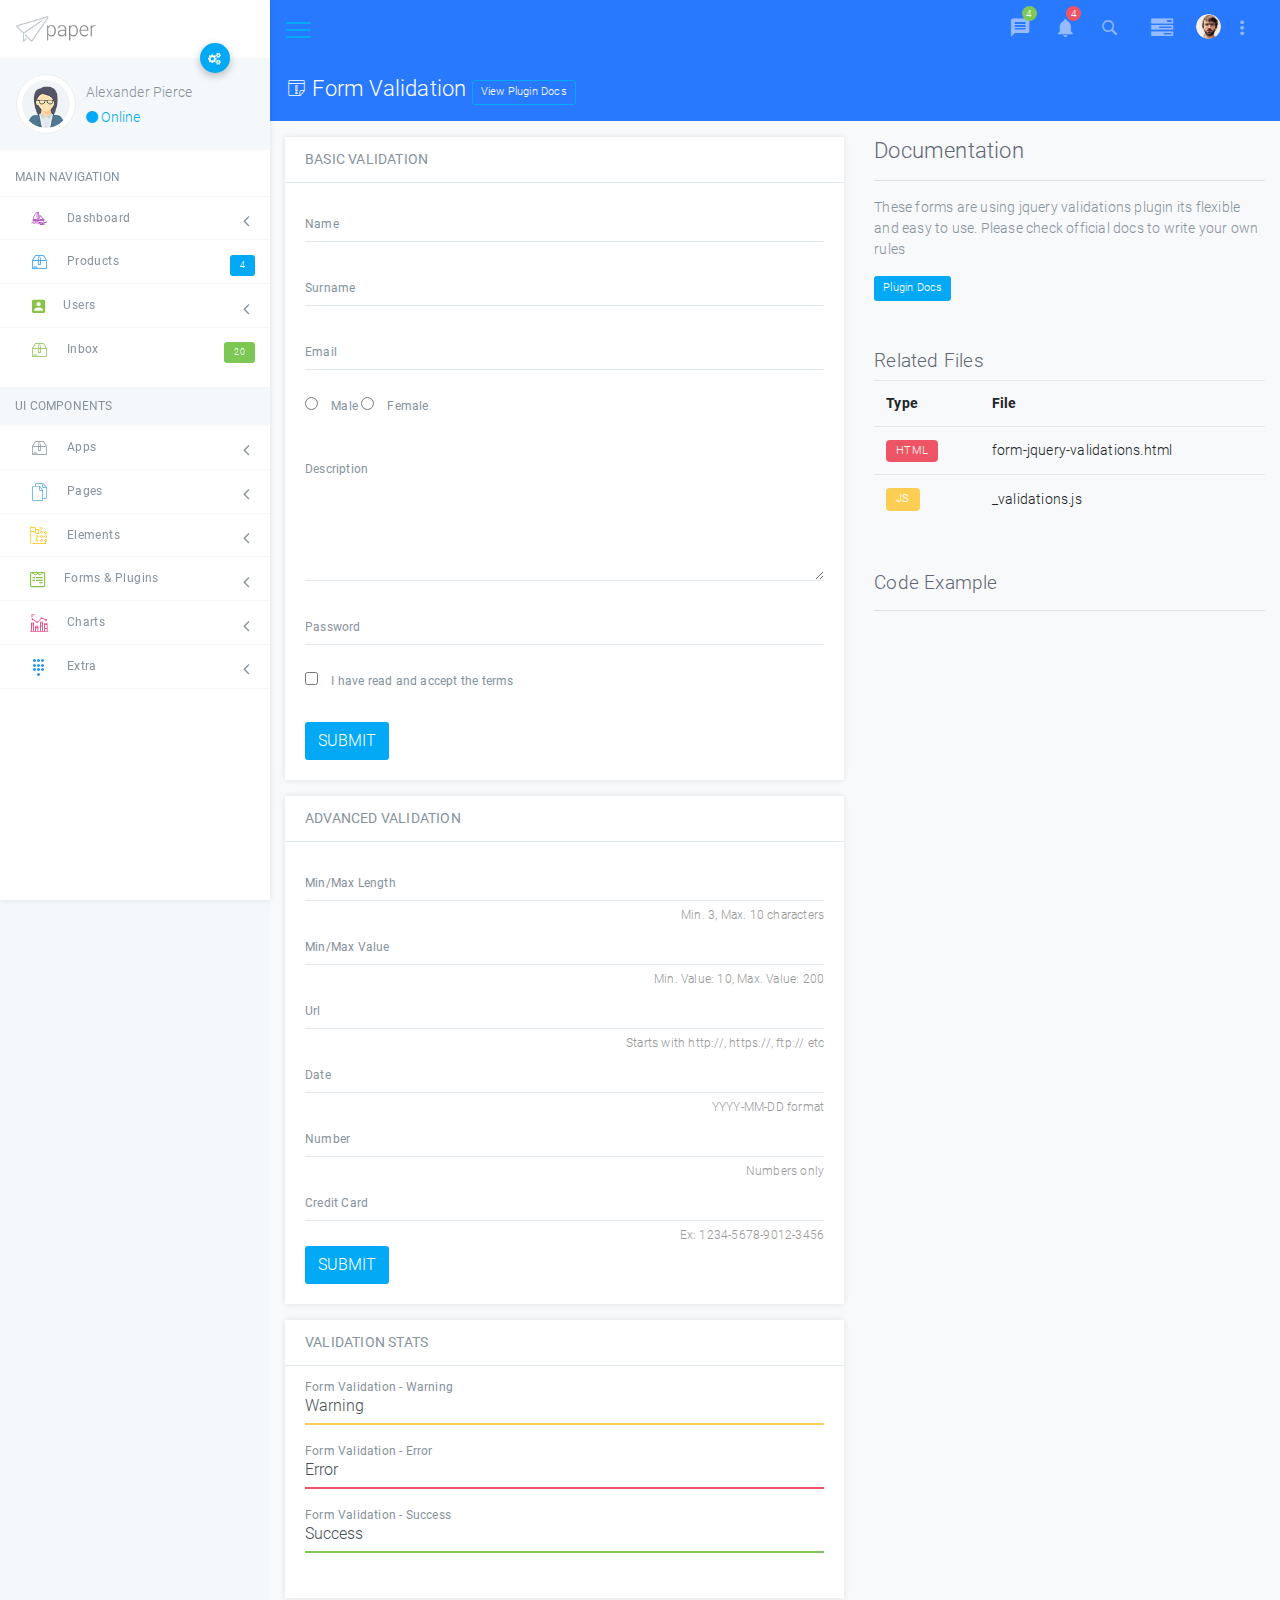
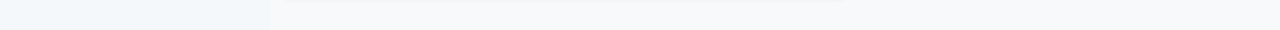
<file: src/main/webapp/template/paper-panel-all-files/paper-panel/production-version/form-jquery-validations.html>
<!DOCTYPE html>
<html lang="zxx">
<head>
    <meta charset="utf-8">
    <meta name="viewport" content="width=device-width, initial-scale=1, shrink-to-fit=no">
    <meta name="description" content="">
    <meta name="author" content="">
    <link rel="icon" href="assets/img/basic/favicon.ico" type="image/x-icon">
    <title>Paper</title>
    <!-- CSS -->
    <link rel="stylesheet" href="assets/css/app.css">
    <style>
        .loader {
            position: fixed;
            left: 0;
            top: 0;
            width: 100%;
            height: 100%;
            background-color: #F5F8FA;
            z-index: 9998;
            text-align: center;
        }

        .plane-container {
            position: absolute;
            top: 50%;
            left: 50%;
        }
    </style>
    <!-- Js -->
    <!--
    --- Head Part - Use Jquery anywhere at page.
    --- http://writing.colin-gourlay.com/safely-using-ready-before-including-jquery/
    -->
    <script>(function(w,d,u){w.readyQ=[];w.bindReadyQ=[];function p(x,y){if(x=="ready"){w.bindReadyQ.push(y);}else{w.readyQ.push(x);}};var a={ready:p,bind:p};w.$=w.jQuery=function(f){if(f===d||f===u){return a}else{p(f)}}})(window,document)</script>
</head>
<body class="light">
<!-- Pre loader -->
<div id="loader" class="loader">
    <div class="plane-container">
        <div class="preloader-wrapper small active">
            <div class="spinner-layer spinner-blue">
                <div class="circle-clipper left">
                    <div class="circle"></div>
                </div><div class="gap-patch">
                <div class="circle"></div>
            </div><div class="circle-clipper right">
                <div class="circle"></div>
            </div>
            </div>

            <div class="spinner-layer spinner-red">
                <div class="circle-clipper left">
                    <div class="circle"></div>
                </div><div class="gap-patch">
                <div class="circle"></div>
            </div><div class="circle-clipper right">
                <div class="circle"></div>
            </div>
            </div>

            <div class="spinner-layer spinner-yellow">
                <div class="circle-clipper left">
                    <div class="circle"></div>
                </div><div class="gap-patch">
                <div class="circle"></div>
            </div><div class="circle-clipper right">
                <div class="circle"></div>
            </div>
            </div>

            <div class="spinner-layer spinner-green">
                <div class="circle-clipper left">
                    <div class="circle"></div>
                </div><div class="gap-patch">
                <div class="circle"></div>
            </div><div class="circle-clipper right">
                <div class="circle"></div>
            </div>
            </div>
        </div>
    </div>
</div>
<div id="app">
<aside class="main-sidebar fixed offcanvas shadow" data-toggle='offcanvas'>
    <section class="sidebar">
        <div class="w-80px mt-3 mb-3 ml-3">
            <img src="assets/img/basic/logo.png" alt="">
        </div>
        <div class="relative">
            <a data-toggle="collapse" href="#userSettingsCollapse" role="button" aria-expanded="false"
               aria-controls="userSettingsCollapse" class="btn-fab btn-fab-sm absolute fab-right-bottom fab-top btn-primary shadow1 ">
                <i class="icon icon-cogs"></i>
            </a>
            <div class="user-panel p-3 light mb-2">
                <div>
                    <div class="float-left image">
                        <img class="user_avatar" src="assets/img/dummy/u2.png" alt="User Image">
                    </div>
                    <div class="float-left info">
                        <h6 class="font-weight-light mt-2 mb-1">Alexander Pierce</h6>
                        <a href="#"><i class="icon-circle text-primary blink"></i> Online</a>
                    </div>
                </div>
                <div class="clearfix"></div>
                <div class="collapse multi-collapse" id="userSettingsCollapse">
                    <div class="list-group mt-3 shadow">
                        <a href="index.html" class="list-group-item list-group-item-action ">
                            <i class="mr-2 icon-umbrella text-blue"></i>Profile
                        </a>
                        <a href="#" class="list-group-item list-group-item-action"><i
                                class="mr-2 icon-cogs text-yellow"></i>Settings</a>
                        <a href="#" class="list-group-item list-group-item-action"><i
                                class="mr-2 icon-security text-purple"></i>Change Password</a>
                    </div>
                </div>
            </div>
        </div>
        <ul class="sidebar-menu">
            <li class="header"><strong>MAIN NAVIGATION</strong></li>
            <li class="treeview"><a href="#">
                <i class="icon icon-sailing-boat-water purple-text s-18"></i> <span>Dashboard</span> <i
                    class="icon icon-angle-left s-18 pull-right"></i>
            </a>
                <ul class="treeview-menu">
                    <li><a href="index.html"><i class="icon icon-folder5"></i>Panel Dashboard 1</a>
                    </li>
                    <li><a href="panel-page-dashboard1-rtl.html"><i class="icon icon-folder5"></i>Panel Dashboard 1 - RTL</a>
                    </li>
                    <li><a href="panel-page-dashboard2.html"><i class="icon icon-folder5"></i>Panel Dashboard 2</a>
                    </li>
                    <li><a href="panel-page-dashboard3.html"><i class="icon icon-folder5"></i>Panel Dashboard 3</a>
                    </li>
                    <li><a href="panel-page-dashboard4.html"><i class="icon icon-folder5"></i>Panel Dashboard 4</a>
                    </li>
                    <li><a href="panel-page-dashboard5.html"><i class="icon icon-folder5"></i>Panel Dashboard 5</a>
                    </li>
                    <li><a href="panel-page-dashboard6.html"><i class="icon icon-folder5"></i>Panel Dashboard 6</a>
                    </li>
                    <li><a href="panel-page-dashboard7.html"><i class="icon icon-folder5"></i>Panel Dashboard 7</a></li>
                    <li><a href="panel-page-dashboard9.html"><i class="icon icon-folder5"></i>Panel Dashboard 9</a></li>
                    <li><a href="panel-page-dashboard10.html"><i class="icon icon-folder5"></i>Panel Dashboard 10</a></li>
                    <li><a href="panel-page-dashboard11.html"><i class="icon icon-folder5"></i>Panel Dashboard 11</a></li>
                </ul>
            </li>
            <li class="treeview"><a href="#">
                <i class="icon icon icon-package blue-text s-18"></i>
                <span>Products</span>
                <span class="badge r-3 badge-primary pull-right">4</span>
            </a>
                <ul class="treeview-menu">
                    <li><a href="panel-page-products.html"><i class="icon icon-circle-o"></i>All Products</a>
                    </li>
                    <li><a href="panel-page-products-create.html"><i class="icon icon-add"></i>Add
                        New </a>
                    </li>
                </ul>
            </li>
            <li class="treeview"><a href="#"><i class="icon icon-account_box light-green-text s-18"></i>Users<i
                    class="icon icon-angle-left s-18 pull-right"></i></a>
                <ul class="treeview-menu">
                    <li><a href="panel-page-users.html"><i class="icon icon-circle-o"></i>All Users</a>
                    </li>
                    <li><a href="panel-page-users-create.html"><i class="icon icon-add"></i>Add User</a>
                    </li>
                    <li><a href="panel-page-profile.html"><i class="icon icon-user"></i>User Profile </a>
                    </li>
                </ul>
            </li>
            <li class="treeview no-b"><a href="#">
                <i class="icon icon-package light-green-text s-18"></i>
                <span>Inbox</span>
                <span class="badge r-3 badge-success pull-right">20</span>
            </a>
                <ul class="treeview-menu">
                    <li><a href="panel-page-inbox.html"><i class="icon icon-circle-o"></i>All Messages</a>
                    </li>
                    <li><a href="panel7-inbox.html"><i class="icon icon-circle-o"></i>Panel7 - Inbox</a>
                    </li>
                    <li><a href="panel8-inbox.html"><i class="icon icon-circle-o"></i>Panel8 - Inbox</a>
                    </li>
                    <li><a href="panel-page-inbox-create.html"><i class="icon icon-add"></i>Compose</a>
                    </li>
                </ul>
            </li>
            <li class="header light mt-3"><strong>UI COMPONENTS</strong></li>
            <li class="treeview ">
                <a href="#">
                    <i class="icon icon-package text-lime s-18"></i> <span>Apps</span>
                    <i class="icon icon-angle-left s-18 pull-right"></i>
                </a>
                <ul class="treeview-menu">
                    <li><a href="panel-page-chat.html"><i class="icon icon-circle-o"></i>Chat</a>
                    </li>
                    <li><a href="panel7-tasks.html"><i class="icon icon-circle-o"></i>Tasks / Todo</a>
                    </li>
                    <li><a href="panel-page-calendar.html"><i class="icon icon-date_range"></i>Calender</a>
                    </li>
                    <li><a href="panel-page-calendar2.html"><i class="icon icon-date_range"></i>Calender 2</a>
                    </li>
                    <li><a href="panel-page-contacts.html"><i class="icon icon-circle-o"></i>Contacts</a>
                    </li>
                    <li><a href="panel1-projects.html"><i class="icon icon-circle-o"></i>Panel1 - Projects</a>
                    </li>
                    <li><a href="panel7-projects-list.html"><i class="icon icon-circle-o"></i>Panel7 - Projects List</a>
                    </li>
                    <li><a href="panel7-invoices.html"><i class="icon icon-circle-o"></i>Invoices</a>
                    <li><a href="panel7-meetings.html"><i class="icon icon-circle-o"></i>Meetings</a>
                    <li><a href="panel7-payments.html"><i class="icon icon-circle-o"></i>Payments</a>
                    </li>
                </ul>
            </li>
            <li class="treeview">
                <a href="#">
                    <i class="icon icon-documents3 text-blue s-18"></i> <span>Pages</span>
                    <i class="icon icon-angle-left s-18 pull-right"></i>
                </a>
                <ul class="treeview-menu">
                    <li><a href="#"><i class="icon icon-documents3"></i>Blank Pages<i
                            class="icon icon-angle-left s-18 pull-right"></i></a>
                        <ul class="treeview-menu">
                            <li><a href="panel-page-blank.html"><i class="icon icon-document"></i>Simple Blank</a>
                            </li>
                            <li><a href="panel-page-blank-tabs.html"><i class="icon icon-document"></i>Tabs Blank <i
                                    class="icon icon-angle-left s-18 pull-right"></i></a>
                            </li>
                        </ul>
                    </li>
                    <li><a href="#"><i class="icon icon-fingerprint text-green"></i>Auth Pages<i
                            class="icon icon-angle-left s-18 pull-right"></i></a>
                        <ul class="treeview-menu">
                            <li><a href="login.html"><i class="icon icon-document"></i>Login Page 1</a>
                            </li>
                            <li><a href="login-2.html"><i class="icon icon-document"></i>Login Page 2</a>
                            </li>
                            <li><a href="login-3.html"><i class="icon icon-document"></i>Login Page 3</a>
                            </li>
                            <li><a href="login-4.html"><i class="icon icon-document"></i>Login Page 4</a>
                            </li>
                        </ul>
                    </li>
                    <li><a href="#"><i class="icon icon-bug text-red"></i>Error Pages<i
                            class="icon icon-angle-left s-18 pull-right"></i></a>
                        <ul class="treeview-menu">
                            <li><a href="panel-page-404.html"><i class="icon icon-document"></i>404 Page</a>
                            </li>
                            <li><a href="panel-page-500.html"><i class="icon icon-document"></i>500 Page<i
                                    class="icon icon-angle-left s-18 pull-right"></i></a>
                            </li>
                            <li><a href="panel-page-error.html"><i class="icon icon-document"></i>420 Page<i
                                    class="icon icon-angle-left s-18 pull-right"></i></a>
                            </li>
                        </ul>
                    </li>
                    <li><a href="#"><i class="icon icon-documents3"></i>Other Pages<i
                            class="icon icon-angle-left s-18 pull-right"></i></a>
                        <ul class="treeview-menu">
                            <li><a href="panel-page-invoice.html"><i class="icon icon-document"></i>Invoice Page</a>
                            </li>
                            <li><a href="panel-page-no-posts.html"><i class="icon icon-document"></i>No Post Page</a>
                            </li>
                        </ul>
                    </li>
                </ul>
            </li>
            <li class="treeview">
                <a href="#">
                    <i class="icon icon-goals-1 amber-text s-18"></i> <span>Elements</span>
                    <i class="icon icon-angle-left s-18 pull-right"></i>
                </a>
                <ul class="treeview-menu">
                    <li><a href="panel-element-widgets.html">
                        <i class="icon icon-widgets amber-text s-14"></i> <span>Widgets</span>
                    </a>
                    </li>
                    <li><a href="panel-element-counters.html">
                        <i class="icon icon-filter_9_plus amber-text s-14"></i> <span>Counters</span>
                    </a>
                    <li><a href="panel-element-buttons.html">
                        <i class="icon icon-touch_app amber-text s-14"></i> <span>Buttons</span>
                    </a>
                    </li>
                    <li>
                        <a href="panel-element-typography.html">
                            <i class="icon icon-text-width amber-text s-14"></i> <span>Typography</span>
                        </a>
                    </li>
                    <li><a href="panel-element-tabels.html">
                        <i class="icon icon-table amber-text s-14"></i> <span>Tables</span>
                    </a>
                    </li>
                    <li><a href="panel-element-alerts.html">
                        <i class="icon icon-exclamation-circle amber-text s-14"></i> <span>Alerts</span>
                    </a>
                    </li>
                    <li><a href="panel-element-slider.html"><i class="icon icon-view_carousel amber-text s-14"></i>
                        <span>Slider</span></a></li>
                    <li><a href="panel-element-tabs.html"><i class="icon icon-folders2 amber-text s-14"></i>
                        <span>Tabs</span></a></li>
                    <li><a href="panel-element-progress-bars.html"><i class="icon icon-folders2 amber-text s-14"></i>
                        <span>Progress Bars</span></a></li>
                    <li><a href="panel-element-badges.html"><i class="icon icon-flag7 amber-text s-14"></i>
                        <span>Badges</span></a></li>
                    <li><a href="panel-element-preloaders.html"><i class="icon icon-data_usage amber-text s-14"></i>
                        <span>Preloaders</span></a></li>
                </ul>
            </li>
            <li class="treeview ">
                <a href="#">
                    <i class="icon icon-wpforms light-green-text s-18 "></i> <span>Forms & Plugins</span>
                    <i class="icon icon-angle-left s-18 pull-right"></i>
                </a>
                <ul class="treeview-menu">
                    <li><a href="panel-element-forms.html"><i class="icon icon-wpforms light-green-text"></i>Bootstrap
                        Inputs</a>
                    </li>
                    <li><a href="form-jquery-validations.html"><i class="icon icon-note-important light-green-text"></i>
                        Form Validation (Jquery)</a>
                    </li>
                    <li><a href="form-bootstrap-validations.html"><i class="icon icon-note-important light-green-text"></i>
                        Form Validation (Bootstrap)</a>
                    </li>
                    <li><a href="panel-element-editor.html"><i class="icon icon-pen2 light-green-text"></i>Editor</a>
                    </li>
                    <li><a href="panel-element-toast.html"><i
                            class="icon icon-notifications_active light-green-text"></i>Toasts</a>
                    </li>
                    <li><a href="panel-element-stepper.html"><i class="icon icon-burst_mode light-green-text"></i>Stepper</a>
                    </li>
                    <li><a href="panel-element-date-time-picker.html"><i
                            class="icon icon-date_range light-green-text"></i>Date Time Picker</a>
                    </li>
                    <li><a href="panel-element-color-picker.html"><i class="icon icon-adjust light-green-text"></i>Color
                        Picker</a>
                    </li>
                    <li><a href="panel-element-range-slider.html"><i class="icon icon-space_bar light-green-text"></i>Range
                        Slider</a>
                    </li>
                    <li><a href="panel-element-select2.html"><i
                            class="icon  icon-one-finger-click light-green-text"></i>Select 2</a>
                    </li>
                    <li><a href="panel-element-tags.html"><i class="icon  icon-tags3 light-green-text"></i>Tags</a>
                    </li>
                    <li><a href="panel-element-data-tables.html"><i class="icon icon-table light-green-text"></i>Data
                        Tables</a>
                    </li>
                </ul>
            </li>
            <li class="treeview"><a href="#">
                <i class="icon icon-bar-chart2 pink-text s-18"></i>
                <span>Charts</span>
                <i class="icon icon-angle-left s-18 pull-right"></i>
            </a>
                <ul class="treeview-menu">
                    <li>
                        <a href="panel-element-charts-js.html"><i class="icon icon-area-chart pink-text s-14"></i><span>Charts.Js</span></a>
                    </li>
                    <li>
                        <a href="panel-element-morris.html"><i class="icon icon-bubble_chart pink-text s-14"></i>Morris
                            Charts</a>
                    </li>
                    <li>
                        <a href="panel-element-echarts.html">
                            <i class="icon icon-bar-chart-o pink-text s-14"></i>Echarts</a>
                    </li>
                    <li>
                        <a href="panel-element-easy-pie-charts.html">
                            <i class="icon icon-area-chart pink-text s-14"></i>Easy Pie Charts</a>
                    </li>
                    <li>
                        <a href="panel-element-jqvmap.html">
                            <i class="icon icon-map pink-text s-14"></i>Jqvmap</a>
                    </li>
                    <li>
                        <a href="panel-element-sparklines.html">
                            <i class="icon icon-line-chart2 pink-text s-14"></i>Sparklines</a>
                    </li>
                    <li>
                        <a href="panel-element-float.html">
                            <i class="icon icon-pie-chart pink-text s-14"></i>Float Charts</a>
                    </li>
                </ul>
            </li>
            <li class="treeview"><a href="#">
                <i class="icon icon-dialpad blue-text  s-18"></i>
                <span>Extra</span>
                <i class="icon icon-angle-left s-18 pull-right"></i>
            </a>
                <ul class="treeview-menu">
                    <li>
                        <a href="panel-element-letters.html">
                            <i class="icon icon-brightness_auto light-blue-text s-14"></i>
                            <span>Avatar Placeholders</span>
                        </a>
                    </li>
                    <li>
                        <a href="panel-element-icons.html">
                            <i class="icon icon-camera2 light-blue-text s-14"></i> <span>Icons</span>
                        </a>
                    </li>
                    <li><a href="panel-element-colors.html">
                        <i class="icon icon-palette light-blue-text s-14"></i> <span>Colors</span>
                    </a>
                    </li>
                </ul>
            </li>
        </ul>
    </section>
</aside>
<!--Sidebar End-->
<div class="has-sidebar-left">
    <div class="pos-f-t">
    <div class="collapse" id="navbarToggleExternalContent">
        <div class="bg-dark pt-2 pb-2 pl-4 pr-2">
            <div class="search-bar">
                <input class="transparent s-24 text-white b-0 font-weight-lighter w-128 height-50" type="text"
                       placeholder="start typing...">
            </div>
            <a href="#" data-toggle="collapse" data-target="#navbarToggleExternalContent" aria-expanded="false"
               aria-label="Toggle navigation" class="paper-nav-toggle paper-nav-white active "><i></i></a>
        </div>
    </div>
</div>
    <div class="sticky">
        <div class="navbar navbar-expand navbar-dark d-flex justify-content-between bd-navbar blue accent-3">
            <div class="relative">
                <a href="#" data-toggle="push-menu" class="paper-nav-toggle pp-nav-toggle">
                    <i></i>
                </a>
            </div>
            <!--Top Menu Start -->
<div class="navbar-custom-menu">
    <ul class="nav navbar-nav">
        <!-- Messages-->
        <li class="dropdown custom-dropdown messages-menu">
            <a href="#" class="nav-link" data-toggle="dropdown">
                   <i class="icon-message "></i>
                   <span class="badge badge-success badge-mini rounded-circle">4</span>
            </a>
            <ul class="dropdown-menu dropdown-menu-right">
                <li>
                    <!-- inner menu: contains the actual data -->
                    <ul class="menu pl-2 pr-2">
                        <!-- start message -->
                        <li>
                            <a href="#">
                                <div class="avatar float-left">
                                    <img src="assets/img/dummy/u4.png" alt="">
                                    <span class="avatar-badge busy"></span>
                                </div>
                                <h4>
                                    Support Team
                                    <small><i class="icon icon-clock-o"></i> 5 mins</small>
                                </h4>
                                <p>Why not buy a new awesome theme?</p>
                            </a>
                        </li>
                        <!-- end message -->
                        <!-- start message -->
                        <li>
                            <a href="#">
                                <div class="avatar float-left">
                                    <img src="assets/img/dummy/u1.png" alt="">
                                    <span class="avatar-badge online"></span>
                                </div>
                                <h4>
                                    Support Team
                                    <small><i class="icon icon-clock-o"></i> 5 mins</small>
                                </h4>
                                <p>Why not buy a new awesome theme?</p>
                            </a>
                        </li>
                        <!-- end message -->
                        <!-- start message -->
                        <li>
                            <a href="#">
                                <div class="avatar float-left">
                                    <img src="assets/img/dummy/u2.png" alt="">
                                    <span class="avatar-badge idle"></span>
                                </div>
                                <h4>
                                    Support Team
                                    <small><i class="icon icon-clock-o"></i> 5 mins</small>
                                </h4>
                                <p>Why not buy a new awesome theme?</p>
                            </a>
                        </li>
                        <!-- end message -->
                        <!-- start message -->
                        <li>
                            <a href="#">
                                <div class="avatar float-left">
                                    <img src="assets/img/dummy/u3.png" alt="">
                                    <span class="avatar-badge busy"></span>
                                </div>
                                <h4>
                                    Support Team
                                    <small><i class="icon icon-clock-o"></i> 5 mins</small>
                                </h4>
                                <p>Why not buy a new awesome theme?</p>
                            </a>
                        </li>
                        <!-- end message -->
                    </ul>
                </li>
                <li class="footer s-12 p-2 text-center"><a href="#">See All Messages</a></li>
            </ul>
        </li>
        <!-- Notifications -->
        <li class="dropdown custom-dropdown notifications-menu">
            <a href="#" class=" nav-link" data-toggle="dropdown" aria-expanded="false">
                <i class="icon-notifications "></i>
                <span class="badge badge-danger badge-mini rounded-circle">4</span>
            </a>
            <ul class="dropdown-menu dropdown-menu-right">
                <li class="header">You have 10 notifications</li>
                <li>
                    <!-- inner menu: contains the actual data -->
                    <ul class="menu">
                        <li>
                            <a href="#">
                                <i class="icon icon-data_usage text-success"></i> 5 new members joined today
                            </a>
                        </li>
                        <li>
                            <a href="#">
                                <i class="icon icon-data_usage text-danger"></i> 5 new members joined today
                            </a>
                        </li>
                        <li>
                            <a href="#">
                                <i class="icon icon-data_usage text-yellow"></i> 5 new members joined today
                            </a>
                        </li>
                    </ul>
                </li>
                <li class="footer p-2 text-center"><a href="#">View all</a></li>
            </ul>
        </li>
        <li>
            <a class="nav-link " data-toggle="collapse" data-target="#navbarToggleExternalContent"
               aria-controls="navbarToggleExternalContent"
               aria-expanded="false" aria-label="Toggle navigation">
                <i class=" icon-search3 "></i>
            </a>
        </li>
        <!-- Right Sidebar Toggle Button -->
        <li>
            <a class="nav-link ml-2" data-toggle="control-sidebar">
                <i class="icon-tasks "></i>
            </a>
        </li>
        <!-- User Account-->
        <li class="dropdown custom-dropdown user user-menu ">
            <a href="#" class="nav-link" data-toggle="dropdown">
                <img src="assets/img/dummy/u8.png" class="user-image" alt="User Image">
                <i class="icon-more_vert "></i>
            </a>
            <div class="dropdown-menu p-4 dropdown-menu-right">
                <div class="row box justify-content-between my-4">
                    <div class="col">
                        <a href="#">
                            <i class="icon-apps purple lighten-2 avatar  r-5"></i>
                            <div class="pt-1">Apps</div>
                        </a>
                    </div>
                    <div class="col"><a href="#">
                        <i class="icon-beach_access pink lighten-1 avatar  r-5"></i>
                        <div class="pt-1">Profile</div>
                    </a></div>
                    <div class="col">
                        <a href="#">
                            <i class="icon-perm_data_setting indigo lighten-2 avatar  r-5"></i>
                            <div class="pt-1">Settings</div>
                        </a>
                    </div>
                </div>
                <div class="row box justify-content-between my-4">
                    <div class="col">
                        <a href="#">
                            <i class="icon-star light-green lighten-1 avatar  r-5"></i>
                            <div class="pt-1">Favourites</div>
                        </a>
                    </div>
                    <div class="col">
                        <a href="#">
                            <i class="icon-save2 orange accent-1 avatar  r-5"></i>
                            <div class="pt-1">Saved</div>
                        </a>
                    </div>
                    <div class="col">
                        <a href="#">
                            <i class="icon-perm_data_setting grey darken-3 avatar  r-5"></i>
                            <div class="pt-1">Settings</div>
                        </a>
                    </div>
                </div>
                <hr>
                <div class="row box justify-content-between my-4">
                    <div class="col">
                        <a href="#">
                            <i class="icon-apps purple lighten-2 avatar  r-5"></i>
                            <div class="pt-1">Apps</div>
                        </a>
                    </div>
                    <div class="col"><a href="#">
                        <i class="icon-beach_access pink lighten-1 avatar  r-5"></i>
                        <div class="pt-1">Profile</div>
                    </a></div>
                    <div class="col">
                        <a href="#">
                            <i class="icon-perm_data_setting indigo lighten-2 avatar  r-5"></i>
                            <div class="pt-1">Settings</div>
                        </a>
                    </div>
                </div>
            </div>
        </li>
    </ul>
</div>
        </div>
    </div>
</div>
<div class="page has-sidebar-left bg-light height-full">
    <header class="blue accent-3 relative nav-sticky">
        <div class="container-fluid text-white">
            <div class="row">
                <div class="col">
                    <h3 class="my-3">
                        <i class="icon icon-note-important"></i>
                        Form Validation <span class="s-14"> <a class="btn btn-outline-primary btn-xs"
                                                            href="https://jqueryvalidation.org/"
                                                            target="_blank"> View Plugin Docs</a> </span>
                    </h3>
                </div>
            </div>
        </div>
    </header>
    <div class="container-fluid my-3">
        <div class="d-flex row">
            <div class="col-md-7">
                    <!-- Basic Validation -->
                    <div class="card mb-3 shadow no-b r-0">
                        <div class="card-header white">
                            <h6>BASIC VALIDATION</h6>
                        </div>
                        <div class="card-body">
                            <form id="form_validation" class="form-material" method="POST">
                                <div class="form-group form-float">
                                    <div class="form-line">
                                        <input type="text" class="form-control" name="name" required>
                                        <label class="form-label">Name</label>
                                    </div>
                                </div>
                                <div class="form-group form-float">
                                    <div class="form-line">
                                        <input type="text" class="form-control" name="surname" required>
                                        <label class="form-label">Surname</label>
                                    </div>
                                </div>
                                <div class="form-group form-float">
                                    <div class="form-line">
                                        <input type="email" class="form-control" name="email" required>
                                        <label class="form-label">Email</label>
                                    </div>
                                </div>
                                <div class="form-group">
                                    <input type="radio" name="gender" id="male" class="with-gap">
                                    <label for="male">Male</label>

                                    <input type="radio" name="gender" id="female" class="with-gap">
                                    <label for="female" class="m-l-20">Female</label>
                                </div>
                                <div class="form-group form-float">
                                    <div class="form-line">
                                        <textarea name="description" cols="30" rows="5" class="form-control no-resize" required></textarea>
                                        <label class="form-label">Description</label>
                                    </div>
                                </div>
                                <div class="form-group form-float">
                                    <div class="form-line">
                                        <input type="password" class="form-control" name="password" required>
                                        <label class="form-label">Password</label>
                                    </div>
                                </div>
                                <div class="form-group">
                                    <input type="checkbox" id="checkbox" name="checkbox">
                                    <label for="checkbox">I have read and accept the terms</label>
                                </div>
                                <button class="btn btn-primary waves-effect" type="submit">SUBMIT</button>
                            </form>
                        </div>
                    </div>
                    <!-- #END# Basic Validation -->
                    <!-- Advanced Validation -->
                    <div class="card my-3 shadow no-b r-0">
                        <div class="card-header white">
                            <h6>ADVANCED VALIDATION</h6>
                        </div>
                        <div class="card-body">
                            <form id="form_advanced_validation" class="form-material" method="POST">
                                <div class="form-group form-float">
                                    <div class="form-line">
                                        <input type="text" class="form-control" name="minmaxlength" maxlength="10" minlength="3" required>
                                        <label class="form-label">Min/Max Length</label>
                                    </div>
                                    <div class="help-info">Min. 3, Max. 10 characters</div>
                                </div>
                                <div class="form-group form-float">
                                    <div class="form-line">
                                        <input type="text" class="form-control" name="minmaxvalue" min="10" max="200" required>
                                        <label class="form-label">Min/Max Value</label>
                                    </div>
                                    <div class="help-info">Min. Value: 10, Max. Value: 200</div>
                                </div>
                                <div class="form-group form-float">
                                    <div class="form-line">
                                        <input type="url" class="form-control" name="url" required>
                                        <label class="form-label">Url</label>
                                    </div>
                                    <div class="help-info">Starts with http://, https://, ftp:// etc</div>
                                </div>
                                <div class="form-group form-float">
                                    <div class="form-line">
                                        <input type="text" class="form-control" name="date" required>
                                        <label class="form-label">Date</label>
                                    </div>
                                    <div class="help-info">YYYY-MM-DD format</div>
                                </div>
                                <div class="form-group form-float">
                                    <div class="form-line">
                                        <input type="number" class="form-control" name="number" required>
                                        <label class="form-label">Number</label>
                                    </div>
                                    <div class="help-info">Numbers only</div>
                                </div>
                                <div class="form-group form-float">
                                    <div class="form-line">
                                        <input type="text" class="form-control" name="creditcard" pattern="[0-9]{13,16}" required>
                                        <label class="form-label">Credit Card</label>
                                    </div>
                                    <div class="help-info">Ex: 1234-5678-9012-3456</div>
                                </div>
                                <button class="btn btn-primary waves-effect" type="submit">SUBMIT</button>
                            </form>
                        </div>
                    </div>
                    <!-- #END# Advanced Validation -->
                    <!-- Validation Stats -->
                    <div class="card my-3 shadow no-b r-0">
                        <div class="card-header white">
                            <h6>
                                VALIDATION STATS
                            </h6>
                        </div>
                        <div class="card-body">
                            <form id="form_validation_stats" class="form-material">
                                <div class="form-group form-float">
                                    <div class="form-line focused warning">
                                        <input type="text" class="form-control" name="warning" value="Warning" required>
                                        <label class="form-label">Form Validation - Warning</label>
                                    </div>
                                </div>
                                <div class="form-group form-float">
                                    <div class="form-line focused error">
                                        <input type="text" class="form-control" name="error" value="Error" required>
                                        <label class="form-label">Form Validation - Error</label>
                                    </div>
                                </div>
                                <div class="form-group form-float">
                                    <div class="form-line focused success">
                                        <input type="email" class="form-control" name="success" value="Success" required>
                                        <label class="form-label">Form Validation - Success</label>
                                    </div>
                                </div>
                            </form>
                        </div>
                    </div>
                    <!-- #END# Validation Stats -->
                </div>
            <div class="col-md-5">
                <h3>Documentation</h3>
                <hr>
                <p>These forms are using jquery validations plugin its flexible and easy to use. Please check official docs to write your own rules</p>
                <a href="https://jqueryvalidation.org/" target="_blank"
                   class="btn btn-xs btn-primary">Plugin Docs</a>
                <h4 class="mt-5">Related Files</h4>
                <table class="table">
                    <tbody>
                    <tr>
                        <th>Type</th>
                        <th>File</th>
                    </tr>
                    <tr>
                        <td><span class="badge badge-danger">HTML</span></td>
                        <td>
                            form-jquery-validations.html
                        </td>
                    </tr>
                    <tr>
                        <td><span class="badge badge-warning">JS</span></td>
                        <td>
                            _validations.js
                        </td>
                    </tr>
                    </tbody>
                </table>
                <h4 class="mt-5">Code Example</h4>
                <hr>
            </div>
        </div>
    </div>
</div>
<!-- Right Sidebar -->
<aside class="control-sidebar fixed white ">
    <div class="slimScroll">
        <div class="sidebar-header">
            <h4>Activity List</h4>
            <a href="#" data-toggle="control-sidebar" class="paper-nav-toggle  active"><i></i></a>
        </div>
        <div class="p-3">
            <div>
                <div class="my-3">
                    <small>25% Complete</small>
                    <div class="progress" style="height: 3px;">
                        <div class="progress-bar bg-success" role="progressbar" style="width: 25%;" aria-valuenow="25"
                             aria-valuemin="0" aria-valuemax="100"></div>
                    </div>
                </div>
                <div class="my-3">
                    <small>45% Complete</small>
                    <div class="progress" style="height: 3px;">
                        <div class="progress-bar bg-info" role="progressbar" style="width: 45%;" aria-valuenow="45"
                             aria-valuemin="0" aria-valuemax="100"></div>
                    </div>
                </div>
                <div class="my-3">
                    <small>60% Complete</small>
                    `
                    <div class="progress" style="height: 3px;">
                        <div class="progress-bar bg-warning" role="progressbar" style="width: 60%;" aria-valuenow="60"
                             aria-valuemin="0" aria-valuemax="100"></div>
                    </div>
                </div>
                <div class="my-3">
                    <small>75% Complete</small>
                    <div class="progress" style="height: 3px;">
                        <div class="progress-bar bg-danger" role="progressbar" style="width: 75%;" aria-valuenow="75"
                             aria-valuemin="0" aria-valuemax="100"></div>
                    </div>
                </div>
                <div class="my-3">
                    <small>100% Complete</small>
                    <div class="progress" style="height: 3px;">
                        <div class="progress-bar" role="progressbar" style="width: 100%;" aria-valuenow="100"
                             aria-valuemin="0" aria-valuemax="100"></div>
                    </div>
                </div>
            </div>
        </div>
        <div class="p-3 bg-primary text-white">
            <div class="row">
                <div class="col-md-6">
                    <h5 class="font-weight-normal s-14">Sodium</h5>
                    <span class="font-weight-lighter text-primary">Spark Bar</span>
                    <div> Oxygen
                        <span class="text-primary">
                                                    <i class="icon icon-arrow_downward"></i> 67%</span>
                    </div>
                </div>
                <div class="col-md-6">
                    <canvas width="100" height="70" data-chart="spark" data-chart-type="bar"
                            data-dataset="[[28,68,41,43,96,45,100,28,68,41,43,96,45,100,28,68,41,43,96,45,100,28,68,41,43,96,45,100]]"
                            data-labels="['a','b','c','d','e','f','g','h','i','j','k','l','m','n','a','b','c','d','e','f','g','h','i','j','k','l','m','n']">
                    </canvas>
                </div>
            </div>
        </div>
        <div class="table-responsive">
            <table id="recent-orders" class="table table-hover mb-0 ps-container ps-theme-default">
                <tbody>
                <tr>
                    <td>
                        <a href="#">INV-281281</a>
                    </td>
                    <td>
                        <span class="badge badge-success">Paid</span>
                    </td>
                    <td>$ 1228.28</td>
                </tr>
                <tr>
                    <td>
                        <a href="#">INV-01112</a>
                    </td>
                    <td>
                        <span class="badge badge-warning">Overdue</span>
                    </td>
                    <td>$ 5685.28</td>
                </tr>
                <tr>
                    <td>
                        <a href="#">INV-281012</a>
                    </td>
                    <td>
                        <span class="badge badge-success">Paid</span>
                    </td>
                    <td>$ 152.28</td>
                </tr>
                <tr>
                    <td>
                        <a href="#">INV-01112</a>
                    </td>
                    <td>
                        <span class="badge badge-warning">Overdue</span>
                    </td>
                    <td>$ 5685.28</td>
                </tr>
                <tr>
                    <td>
                        <a href="#">INV-281012</a>
                    </td>
                    <td>
                        <span class="badge badge-success">Paid</span>
                    </td>
                    <td>$ 152.28</td>
                </tr>
                </tbody>
            </table>
        </div>
        <div class="sidebar-header">
            <h4>Activity</h4>
            <a href="#" data-toggle="control-sidebar" class="paper-nav-toggle  active"><i></i></a>
        </div>
        <div class="p-4">
            <div class="activity-item activity-primary">
                <div class="activity-content">
                    <small class="text-muted">
                        <i class="icon icon-user position-left"></i> 5 mins ago
                    </small>
                    <p>Lorem ipsum dolor sit amet conse ctetur which ascing elit users.</p>
                </div>
            </div>
            <div class="activity-item activity-danger">
                <div class="activity-content">
                    <small class="text-muted">
                        <i class="icon icon-user position-left"></i> 8 mins ago
                    </small>
                    <p>Lorem ipsum dolor sit ametcon the sectetur that ascing elit users.</p>
                </div>
            </div>
            <div class="activity-item activity-success">
                <div class="activity-content">
                    <small class="text-muted">
                        <i class="icon icon-user position-left"></i> 10 mins ago
                    </small>
                    <p>Lorem ipsum dolor sit amet cons the ecte tur and adip ascing elit users.</p>
                </div>
            </div>
            <div class="activity-item activity-warning">
                <div class="activity-content">
                    <small class="text-muted">
                        <i class="icon icon-user position-left"></i> 12 mins ago
                    </small>
                    <p>Lorem ipsum dolor sit amet consec tetur adip ascing elit users.</p>
                </div>
            </div>
        </div>
    </div>
</aside>
<!-- /.right-sidebar -->
<!-- Add the sidebar's background. This div must be placed
         immediately after the control sidebar -->
<div class="control-sidebar-bg shadow white fixed"></div>
</div>
<!--/#app -->
<script src="assets/js/app.js"></script>




<!--
--- Footer Part - Use Jquery anywhere at page.
--- http://writing.colin-gourlay.com/safely-using-ready-before-including-jquery/
-->
<script>(function($,d){$.each(readyQ,function(i,f){$(f)});$.each(bindReadyQ,function(i,f){$(d).bind("ready",f)})})(jQuery,document)</script>
</body>
</html>
</file>
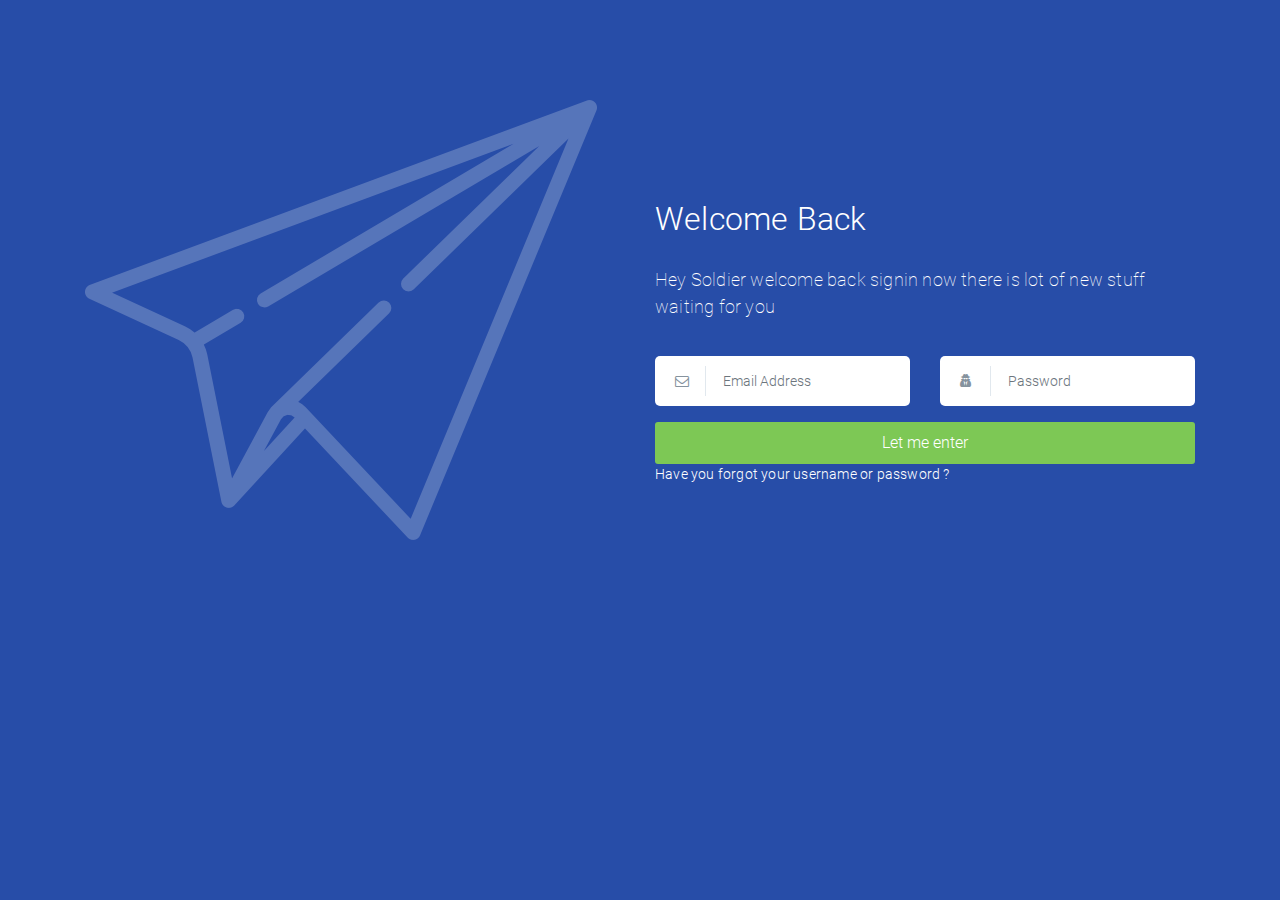
<file: src/main/webapp/template/paper-panel-all-files/paper-panel/production-version/login-2.html>
<!DOCTYPE html>
<html lang="zxx">
<head>
    <meta charset="utf-8">
    <meta name="viewport" content="width=device-width, initial-scale=1, shrink-to-fit=no">
    <meta name="description" content="">
    <meta name="author" content="">
    <link rel="icon" href="assets/img/basic/favicon.ico" type="image/x-icon">
    <title>Paper</title>
    <!-- CSS -->
    <link rel="stylesheet" href="assets/css/app.css">
    <style>
        .loader {
            position: fixed;
            left: 0;
            top: 0;
            width: 100%;
            height: 100%;
            background-color: #F5F8FA;
            z-index: 9998;
            text-align: center;
        }

        .plane-container {
            position: absolute;
            top: 50%;
            left: 50%;
        }
    </style>
    <!-- Js -->
    <!--
    --- Head Part - Use Jquery anywhere at page.
    --- http://writing.colin-gourlay.com/safely-using-ready-before-including-jquery/
    -->
    <script>(function(w,d,u){w.readyQ=[];w.bindReadyQ=[];function p(x,y){if(x=="ready"){w.bindReadyQ.push(y);}else{w.readyQ.push(x);}};var a={ready:p,bind:p};w.$=w.jQuery=function(f){if(f===d||f===u){return a}else{p(f)}}})(window,document)</script>
</head>
<body class="light">
<!-- Pre loader -->
<div id="loader" class="loader">
    <div class="plane-container">
        <div class="preloader-wrapper small active">
            <div class="spinner-layer spinner-blue">
                <div class="circle-clipper left">
                    <div class="circle"></div>
                </div><div class="gap-patch">
                <div class="circle"></div>
            </div><div class="circle-clipper right">
                <div class="circle"></div>
            </div>
            </div>

            <div class="spinner-layer spinner-red">
                <div class="circle-clipper left">
                    <div class="circle"></div>
                </div><div class="gap-patch">
                <div class="circle"></div>
            </div><div class="circle-clipper right">
                <div class="circle"></div>
            </div>
            </div>

            <div class="spinner-layer spinner-yellow">
                <div class="circle-clipper left">
                    <div class="circle"></div>
                </div><div class="gap-patch">
                <div class="circle"></div>
            </div><div class="circle-clipper right">
                <div class="circle"></div>
            </div>
            </div>

            <div class="spinner-layer spinner-green">
                <div class="circle-clipper left">
                    <div class="circle"></div>
                </div><div class="gap-patch">
                <div class="circle"></div>
            </div><div class="circle-clipper right">
                <div class="circle"></div>
            </div>
            </div>
        </div>
    </div>
</div>
<div id="app">
<main>
    <div id="primary" class="blue4 p-t-b-100 height-full responsive-phone">
        <div class="container">
            <div class="row">
                <div class="col-lg-6">
                    <img src="assets/img/icon/icon-plane.png" alt="">
                </div>
                <div class="col-lg-6 p-t-100">
                    <div class="text-white">
                        <h1>Welcome Back</h1>
                        <p class="s-18 p-t-b-20 font-weight-lighter">Hey Soldier welcome back signin now there is lot of
                            new stuff waiting
                            for you</p>
                    </div>
                    <form action="dashboard.html">
                        <div class="row">
                            <div class="col-lg-6">
                                <div class="form-group has-icon"><i class="icon-envelope-o"></i>
                                    <input type="text" class="form-control form-control-lg no-b"
                                           placeholder="Email Address">
                                </div>
                            </div>
                            <div class="col-lg-6">
                                <div class="form-group has-icon"><i class="icon-user-secret"></i>
                                    <input type="text" class="form-control form-control-lg no-b"
                                           placeholder="Password">
                                </div>
                            </div>
                            <div class="col-lg-12">
                                <input type="submit" class="btn btn-success btn-lg btn-block" value="Let me enter">
                                <p class="forget-pass text-white">Have you forgot your username or password ?</p>
                            </div>
                        </div>
                    </form>
                </div>
            </div>
        </div>
    </div>
    <!-- #primary -->
</main>
<!-- Right Sidebar -->
<aside class="control-sidebar fixed white ">
    <div class="slimScroll">
        <div class="sidebar-header">
            <h4>Activity List</h4>
            <a href="#" data-toggle="control-sidebar" class="paper-nav-toggle  active"><i></i></a>
        </div>
        <div class="p-3">
            <div>
                <div class="my-3">
                    <small>25% Complete</small>
                    <div class="progress" style="height: 3px;">
                        <div class="progress-bar bg-success" role="progressbar" style="width: 25%;" aria-valuenow="25"
                             aria-valuemin="0" aria-valuemax="100"></div>
                    </div>
                </div>
                <div class="my-3">
                    <small>45% Complete</small>
                    <div class="progress" style="height: 3px;">
                        <div class="progress-bar bg-info" role="progressbar" style="width: 45%;" aria-valuenow="45"
                             aria-valuemin="0" aria-valuemax="100"></div>
                    </div>
                </div>
                <div class="my-3">
                    <small>60% Complete</small>
                    `
                    <div class="progress" style="height: 3px;">
                        <div class="progress-bar bg-warning" role="progressbar" style="width: 60%;" aria-valuenow="60"
                             aria-valuemin="0" aria-valuemax="100"></div>
                    </div>
                </div>
                <div class="my-3">
                    <small>75% Complete</small>
                    <div class="progress" style="height: 3px;">
                        <div class="progress-bar bg-danger" role="progressbar" style="width: 75%;" aria-valuenow="75"
                             aria-valuemin="0" aria-valuemax="100"></div>
                    </div>
                </div>
                <div class="my-3">
                    <small>100% Complete</small>
                    <div class="progress" style="height: 3px;">
                        <div class="progress-bar" role="progressbar" style="width: 100%;" aria-valuenow="100"
                             aria-valuemin="0" aria-valuemax="100"></div>
                    </div>
                </div>
            </div>
        </div>
        <div class="p-3 bg-primary text-white">
            <div class="row">
                <div class="col-md-6">
                    <h5 class="font-weight-normal s-14">Sodium</h5>
                    <span class="font-weight-lighter text-primary">Spark Bar</span>
                    <div> Oxygen
                        <span class="text-primary">
                                                    <i class="icon icon-arrow_downward"></i> 67%</span>
                    </div>
                </div>
                <div class="col-md-6">
                    <canvas width="100" height="70" data-chart="spark" data-chart-type="bar"
                            data-dataset="[[28,68,41,43,96,45,100,28,68,41,43,96,45,100,28,68,41,43,96,45,100,28,68,41,43,96,45,100]]"
                            data-labels="['a','b','c','d','e','f','g','h','i','j','k','l','m','n','a','b','c','d','e','f','g','h','i','j','k','l','m','n']">
                    </canvas>
                </div>
            </div>
        </div>
        <div class="table-responsive">
            <table id="recent-orders" class="table table-hover mb-0 ps-container ps-theme-default">
                <tbody>
                <tr>
                    <td>
                        <a href="#">INV-281281</a>
                    </td>
                    <td>
                        <span class="badge badge-success">Paid</span>
                    </td>
                    <td>$ 1228.28</td>
                </tr>
                <tr>
                    <td>
                        <a href="#">INV-01112</a>
                    </td>
                    <td>
                        <span class="badge badge-warning">Overdue</span>
                    </td>
                    <td>$ 5685.28</td>
                </tr>
                <tr>
                    <td>
                        <a href="#">INV-281012</a>
                    </td>
                    <td>
                        <span class="badge badge-success">Paid</span>
                    </td>
                    <td>$ 152.28</td>
                </tr>
                <tr>
                    <td>
                        <a href="#">INV-01112</a>
                    </td>
                    <td>
                        <span class="badge badge-warning">Overdue</span>
                    </td>
                    <td>$ 5685.28</td>
                </tr>
                <tr>
                    <td>
                        <a href="#">INV-281012</a>
                    </td>
                    <td>
                        <span class="badge badge-success">Paid</span>
                    </td>
                    <td>$ 152.28</td>
                </tr>
                </tbody>
            </table>
        </div>
        <div class="sidebar-header">
            <h4>Activity</h4>
            <a href="#" data-toggle="control-sidebar" class="paper-nav-toggle  active"><i></i></a>
        </div>
        <div class="p-4">
            <div class="activity-item activity-primary">
                <div class="activity-content">
                    <small class="text-muted">
                        <i class="icon icon-user position-left"></i> 5 mins ago
                    </small>
                    <p>Lorem ipsum dolor sit amet conse ctetur which ascing elit users.</p>
                </div>
            </div>
            <div class="activity-item activity-danger">
                <div class="activity-content">
                    <small class="text-muted">
                        <i class="icon icon-user position-left"></i> 8 mins ago
                    </small>
                    <p>Lorem ipsum dolor sit ametcon the sectetur that ascing elit users.</p>
                </div>
            </div>
            <div class="activity-item activity-success">
                <div class="activity-content">
                    <small class="text-muted">
                        <i class="icon icon-user position-left"></i> 10 mins ago
                    </small>
                    <p>Lorem ipsum dolor sit amet cons the ecte tur and adip ascing elit users.</p>
                </div>
            </div>
            <div class="activity-item activity-warning">
                <div class="activity-content">
                    <small class="text-muted">
                        <i class="icon icon-user position-left"></i> 12 mins ago
                    </small>
                    <p>Lorem ipsum dolor sit amet consec tetur adip ascing elit users.</p>
                </div>
            </div>
        </div>
    </div>
</aside>
<!-- /.right-sidebar -->
<!-- Add the sidebar's background. This div must be placed
         immediately after the control sidebar -->
<div class="control-sidebar-bg shadow white fixed"></div>
</div>
<!--/#app -->
<script src="assets/js/app.js"></script>




<!--
--- Footer Part - Use Jquery anywhere at page.
--- http://writing.colin-gourlay.com/safely-using-ready-before-including-jquery/
-->
<script>(function($,d){$.each(readyQ,function(i,f){$(f)});$.each(bindReadyQ,function(i,f){$(d).bind("ready",f)})})(jQuery,document)</script>
</body>
</html>
</file>
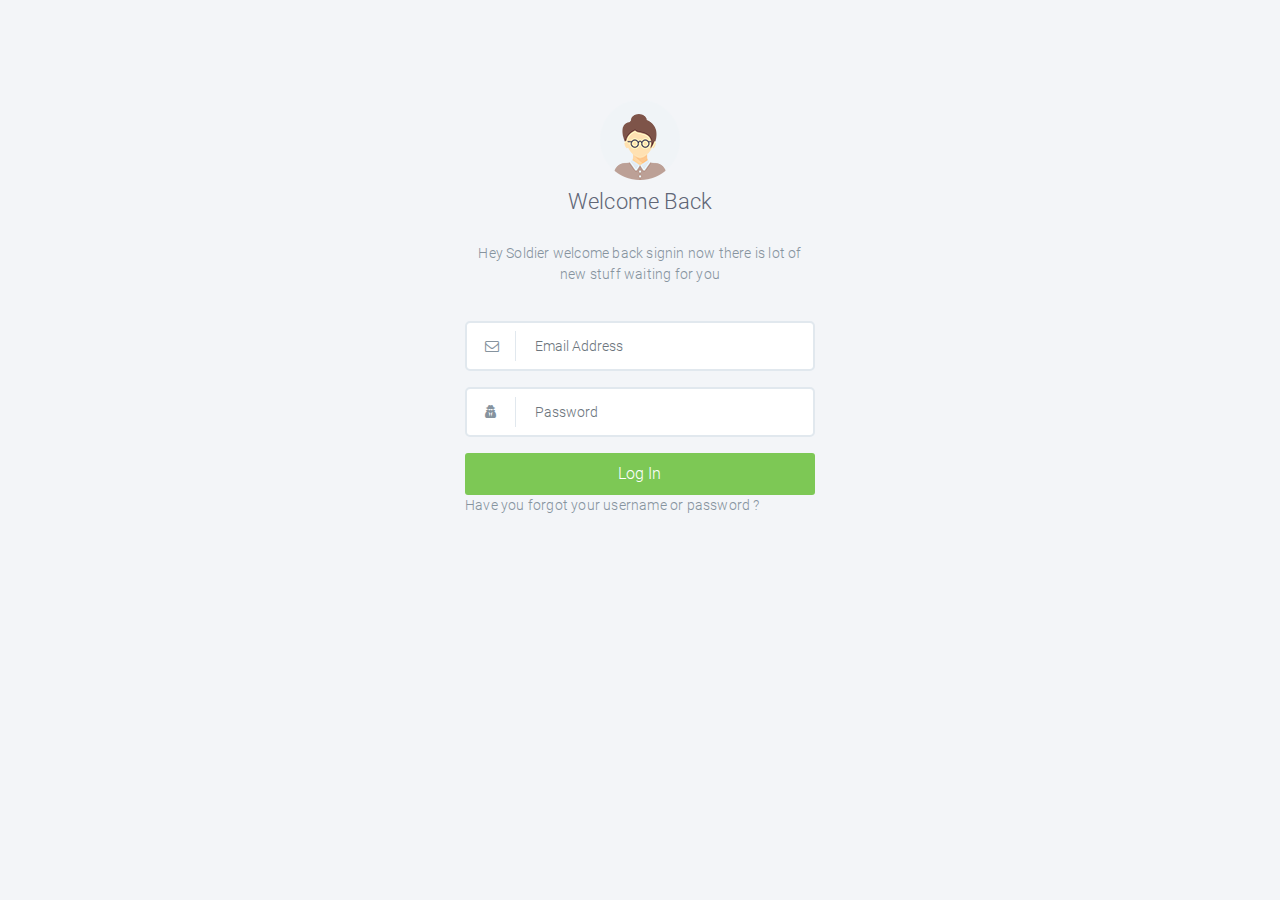
<file: src/main/webapp/template/paper-panel-all-files/paper-panel/production-version/login-3.html>
<!DOCTYPE html>
<html lang="zxx">
<head>
    <meta charset="utf-8">
    <meta name="viewport" content="width=device-width, initial-scale=1, shrink-to-fit=no">
    <meta name="description" content="">
    <meta name="author" content="">
    <link rel="icon" href="assets/img/basic/favicon.ico" type="image/x-icon">
    <title>Paper</title>
    <!-- CSS -->
    <link rel="stylesheet" href="assets/css/app.css">
    <style>
        .loader {
            position: fixed;
            left: 0;
            top: 0;
            width: 100%;
            height: 100%;
            background-color: #F5F8FA;
            z-index: 9998;
            text-align: center;
        }

        .plane-container {
            position: absolute;
            top: 50%;
            left: 50%;
        }
    </style>
    <!-- Js -->
    <!--
    --- Head Part - Use Jquery anywhere at page.
    --- http://writing.colin-gourlay.com/safely-using-ready-before-including-jquery/
    -->
    <script>(function(w,d,u){w.readyQ=[];w.bindReadyQ=[];function p(x,y){if(x=="ready"){w.bindReadyQ.push(y);}else{w.readyQ.push(x);}};var a={ready:p,bind:p};w.$=w.jQuery=function(f){if(f===d||f===u){return a}else{p(f)}}})(window,document)</script>
</head>
<body class="light">
<!-- Pre loader -->
<div id="loader" class="loader">
    <div class="plane-container">
        <div class="preloader-wrapper small active">
            <div class="spinner-layer spinner-blue">
                <div class="circle-clipper left">
                    <div class="circle"></div>
                </div><div class="gap-patch">
                <div class="circle"></div>
            </div><div class="circle-clipper right">
                <div class="circle"></div>
            </div>
            </div>

            <div class="spinner-layer spinner-red">
                <div class="circle-clipper left">
                    <div class="circle"></div>
                </div><div class="gap-patch">
                <div class="circle"></div>
            </div><div class="circle-clipper right">
                <div class="circle"></div>
            </div>
            </div>

            <div class="spinner-layer spinner-yellow">
                <div class="circle-clipper left">
                    <div class="circle"></div>
                </div><div class="gap-patch">
                <div class="circle"></div>
            </div><div class="circle-clipper right">
                <div class="circle"></div>
            </div>
            </div>

            <div class="spinner-layer spinner-green">
                <div class="circle-clipper left">
                    <div class="circle"></div>
                </div><div class="gap-patch">
                <div class="circle"></div>
            </div><div class="circle-clipper right">
                <div class="circle"></div>
            </div>
            </div>
        </div>
    </div>
</div>
<div id="app">
<main>
    <div id="primary" class="p-t-b-100 height-full ">
        <div class="container">
            <div class="row">
                <div class="col-lg-4 mx-md-auto">
                    <div class="text-center">
                        <img src="assets/img/dummy/u5.png" alt="">
                        <h3 class="mt-2">Welcome Back</h3>
                        <p class="p-t-b-20">Hey Soldier welcome back signin now there is lot of new stuff waiting
                            for you</p>
                    </div>
                    <form action="dashboard2.html">
                        <div class="form-group has-icon"><i class="icon-envelope-o"></i>
                            <input type="text" class="form-control form-control-lg"
                                   placeholder="Email Address">
                        </div>
                        <div class="form-group has-icon"><i class="icon-user-secret"></i>
                            <input type="text" class="form-control form-control-lg"
                                   placeholder="Password">
                        </div>
                        <input type="submit" class="btn btn-success btn-lg btn-block" value="Log In">
                        <p class="forget-pass">Have you forgot your username or password ?</p>
                    </form>
                </div>
            </div>
        </div>
    </div>
    <!-- #primary -->
</main>
<!-- Right Sidebar -->
<aside class="control-sidebar fixed white ">
    <div class="slimScroll">
        <div class="sidebar-header">
            <h4>Activity List</h4>
            <a href="#" data-toggle="control-sidebar" class="paper-nav-toggle  active"><i></i></a>
        </div>
        <div class="p-3">
            <div>
                <div class="my-3">
                    <small>25% Complete</small>
                    <div class="progress" style="height: 3px;">
                        <div class="progress-bar bg-success" role="progressbar" style="width: 25%;" aria-valuenow="25"
                             aria-valuemin="0" aria-valuemax="100"></div>
                    </div>
                </div>
                <div class="my-3">
                    <small>45% Complete</small>
                    <div class="progress" style="height: 3px;">
                        <div class="progress-bar bg-info" role="progressbar" style="width: 45%;" aria-valuenow="45"
                             aria-valuemin="0" aria-valuemax="100"></div>
                    </div>
                </div>
                <div class="my-3">
                    <small>60% Complete</small>
                    `
                    <div class="progress" style="height: 3px;">
                        <div class="progress-bar bg-warning" role="progressbar" style="width: 60%;" aria-valuenow="60"
                             aria-valuemin="0" aria-valuemax="100"></div>
                    </div>
                </div>
                <div class="my-3">
                    <small>75% Complete</small>
                    <div class="progress" style="height: 3px;">
                        <div class="progress-bar bg-danger" role="progressbar" style="width: 75%;" aria-valuenow="75"
                             aria-valuemin="0" aria-valuemax="100"></div>
                    </div>
                </div>
                <div class="my-3">
                    <small>100% Complete</small>
                    <div class="progress" style="height: 3px;">
                        <div class="progress-bar" role="progressbar" style="width: 100%;" aria-valuenow="100"
                             aria-valuemin="0" aria-valuemax="100"></div>
                    </div>
                </div>
            </div>
        </div>
        <div class="p-3 bg-primary text-white">
            <div class="row">
                <div class="col-md-6">
                    <h5 class="font-weight-normal s-14">Sodium</h5>
                    <span class="font-weight-lighter text-primary">Spark Bar</span>
                    <div> Oxygen
                        <span class="text-primary">
                                                    <i class="icon icon-arrow_downward"></i> 67%</span>
                    </div>
                </div>
                <div class="col-md-6">
                    <canvas width="100" height="70" data-chart="spark" data-chart-type="bar"
                            data-dataset="[[28,68,41,43,96,45,100,28,68,41,43,96,45,100,28,68,41,43,96,45,100,28,68,41,43,96,45,100]]"
                            data-labels="['a','b','c','d','e','f','g','h','i','j','k','l','m','n','a','b','c','d','e','f','g','h','i','j','k','l','m','n']">
                    </canvas>
                </div>
            </div>
        </div>
        <div class="table-responsive">
            <table id="recent-orders" class="table table-hover mb-0 ps-container ps-theme-default">
                <tbody>
                <tr>
                    <td>
                        <a href="#">INV-281281</a>
                    </td>
                    <td>
                        <span class="badge badge-success">Paid</span>
                    </td>
                    <td>$ 1228.28</td>
                </tr>
                <tr>
                    <td>
                        <a href="#">INV-01112</a>
                    </td>
                    <td>
                        <span class="badge badge-warning">Overdue</span>
                    </td>
                    <td>$ 5685.28</td>
                </tr>
                <tr>
                    <td>
                        <a href="#">INV-281012</a>
                    </td>
                    <td>
                        <span class="badge badge-success">Paid</span>
                    </td>
                    <td>$ 152.28</td>
                </tr>
                <tr>
                    <td>
                        <a href="#">INV-01112</a>
                    </td>
                    <td>
                        <span class="badge badge-warning">Overdue</span>
                    </td>
                    <td>$ 5685.28</td>
                </tr>
                <tr>
                    <td>
                        <a href="#">INV-281012</a>
                    </td>
                    <td>
                        <span class="badge badge-success">Paid</span>
                    </td>
                    <td>$ 152.28</td>
                </tr>
                </tbody>
            </table>
        </div>
        <div class="sidebar-header">
            <h4>Activity</h4>
            <a href="#" data-toggle="control-sidebar" class="paper-nav-toggle  active"><i></i></a>
        </div>
        <div class="p-4">
            <div class="activity-item activity-primary">
                <div class="activity-content">
                    <small class="text-muted">
                        <i class="icon icon-user position-left"></i> 5 mins ago
                    </small>
                    <p>Lorem ipsum dolor sit amet conse ctetur which ascing elit users.</p>
                </div>
            </div>
            <div class="activity-item activity-danger">
                <div class="activity-content">
                    <small class="text-muted">
                        <i class="icon icon-user position-left"></i> 8 mins ago
                    </small>
                    <p>Lorem ipsum dolor sit ametcon the sectetur that ascing elit users.</p>
                </div>
            </div>
            <div class="activity-item activity-success">
                <div class="activity-content">
                    <small class="text-muted">
                        <i class="icon icon-user position-left"></i> 10 mins ago
                    </small>
                    <p>Lorem ipsum dolor sit amet cons the ecte tur and adip ascing elit users.</p>
                </div>
            </div>
            <div class="activity-item activity-warning">
                <div class="activity-content">
                    <small class="text-muted">
                        <i class="icon icon-user position-left"></i> 12 mins ago
                    </small>
                    <p>Lorem ipsum dolor sit amet consec tetur adip ascing elit users.</p>
                </div>
            </div>
        </div>
    </div>
</aside>
<!-- /.right-sidebar -->
<!-- Add the sidebar's background. This div must be placed
         immediately after the control sidebar -->
<div class="control-sidebar-bg shadow white fixed"></div>
</div>
<!--/#app -->
<script src="assets/js/app.js"></script>




<!--
--- Footer Part - Use Jquery anywhere at page.
--- http://writing.colin-gourlay.com/safely-using-ready-before-including-jquery/
-->
<script>(function($,d){$.each(readyQ,function(i,f){$(f)});$.each(bindReadyQ,function(i,f){$(d).bind("ready",f)})})(jQuery,document)</script>
</body>
</html>
</file>
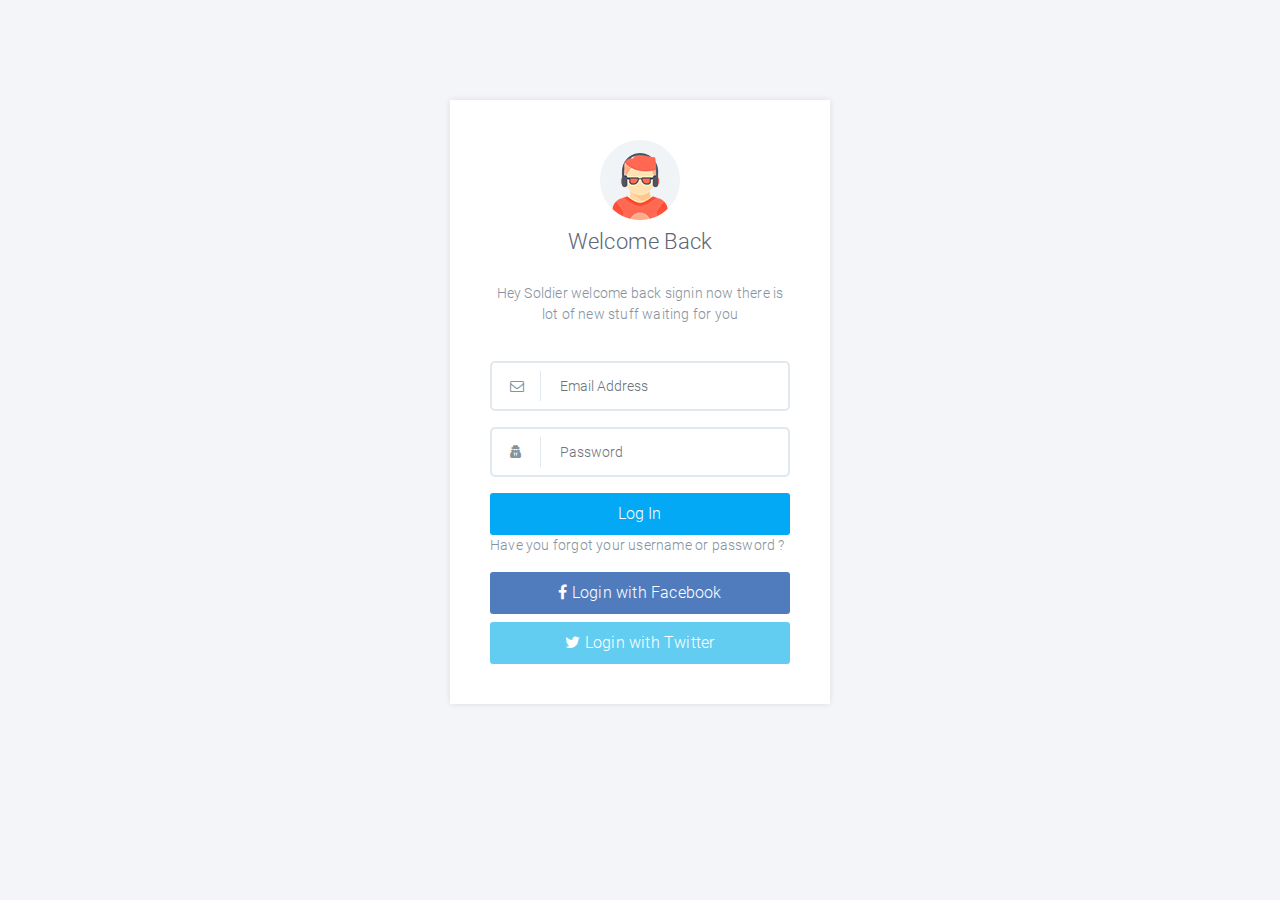
<file: src/main/webapp/template/paper-panel-all-files/paper-panel/production-version/login-4.html>
<!DOCTYPE html>
<html lang="zxx">
<head>
    <meta charset="utf-8">
    <meta name="viewport" content="width=device-width, initial-scale=1, shrink-to-fit=no">
    <meta name="description" content="">
    <meta name="author" content="">
    <link rel="icon" href="assets/img/basic/favicon.ico" type="image/x-icon">
    <title>Paper</title>
    <!-- CSS -->
    <link rel="stylesheet" href="assets/css/app.css">
    <style>
        .loader {
            position: fixed;
            left: 0;
            top: 0;
            width: 100%;
            height: 100%;
            background-color: #F5F8FA;
            z-index: 9998;
            text-align: center;
        }

        .plane-container {
            position: absolute;
            top: 50%;
            left: 50%;
        }
    </style>
    <!-- Js -->
    <!--
    --- Head Part - Use Jquery anywhere at page.
    --- http://writing.colin-gourlay.com/safely-using-ready-before-including-jquery/
    -->
    <script>(function(w,d,u){w.readyQ=[];w.bindReadyQ=[];function p(x,y){if(x=="ready"){w.bindReadyQ.push(y);}else{w.readyQ.push(x);}};var a={ready:p,bind:p};w.$=w.jQuery=function(f){if(f===d||f===u){return a}else{p(f)}}})(window,document)</script>
</head>
<body class="light">
<!-- Pre loader -->
<div id="loader" class="loader">
    <div class="plane-container">
        <div class="preloader-wrapper small active">
            <div class="spinner-layer spinner-blue">
                <div class="circle-clipper left">
                    <div class="circle"></div>
                </div><div class="gap-patch">
                <div class="circle"></div>
            </div><div class="circle-clipper right">
                <div class="circle"></div>
            </div>
            </div>

            <div class="spinner-layer spinner-red">
                <div class="circle-clipper left">
                    <div class="circle"></div>
                </div><div class="gap-patch">
                <div class="circle"></div>
            </div><div class="circle-clipper right">
                <div class="circle"></div>
            </div>
            </div>

            <div class="spinner-layer spinner-yellow">
                <div class="circle-clipper left">
                    <div class="circle"></div>
                </div><div class="gap-patch">
                <div class="circle"></div>
            </div><div class="circle-clipper right">
                <div class="circle"></div>
            </div>
            </div>

            <div class="spinner-layer spinner-green">
                <div class="circle-clipper left">
                    <div class="circle"></div>
                </div><div class="gap-patch">
                <div class="circle"></div>
            </div><div class="circle-clipper right">
                <div class="circle"></div>
            </div>
            </div>
        </div>
    </div>
</div>
<div id="app">
<main>
    <div id="primary" class="p-t-b-100 height-full">
        <div class="container">
            <div class="row">
                <div class="col-lg-4 mx-md-auto paper-card">
                    <div class="text-center">
                        <img src="assets/img/dummy/u4.png" alt="">
                        <h3 class="mt-2">Welcome Back</h3>
                        <p class="p-t-b-20">Hey Soldier welcome back signin now there is lot of new stuff waiting
                            for you</p>
                    </div>
                    <form action="index.html">
                        <div class="form-group has-icon"><i class="icon-envelope-o"></i>
                            <input type="text" class="form-control form-control-lg"
                                   placeholder="Email Address">
                        </div>
                        <div class="form-group has-icon"><i class="icon-user-secret"></i>
                            <input type="text" class="form-control form-control-lg"
                                   placeholder="Password">
                        </div>
                        <input type="submit" class="btn btn-primary btn-lg btn-block" value="Log In">
                        <p class="forget-pass">Have you forgot your username or password ?</p> <a href="#"
                                                                                                  class="btn btn-lg btn-block btn-social facebook">
                        <i class="icon-facebook"></i> Login with Facebook
                    </a>
                        <a href="#" class="btn btn-lg btn-block btn-social twitter">
                            <i class="icon-twitter"></i> Login with Twitter
                        </a>
                    </form>
                </div>
            </div>
        </div>
    </div>
    <!-- #primary -->
</main>
<!-- Right Sidebar -->
<aside class="control-sidebar fixed white ">
    <div class="slimScroll">
        <div class="sidebar-header">
            <h4>Activity List</h4>
            <a href="#" data-toggle="control-sidebar" class="paper-nav-toggle  active"><i></i></a>
        </div>
        <div class="p-3">
            <div>
                <div class="my-3">
                    <small>25% Complete</small>
                    <div class="progress" style="height: 3px;">
                        <div class="progress-bar bg-success" role="progressbar" style="width: 25%;" aria-valuenow="25"
                             aria-valuemin="0" aria-valuemax="100"></div>
                    </div>
                </div>
                <div class="my-3">
                    <small>45% Complete</small>
                    <div class="progress" style="height: 3px;">
                        <div class="progress-bar bg-info" role="progressbar" style="width: 45%;" aria-valuenow="45"
                             aria-valuemin="0" aria-valuemax="100"></div>
                    </div>
                </div>
                <div class="my-3">
                    <small>60% Complete</small>
                    `
                    <div class="progress" style="height: 3px;">
                        <div class="progress-bar bg-warning" role="progressbar" style="width: 60%;" aria-valuenow="60"
                             aria-valuemin="0" aria-valuemax="100"></div>
                    </div>
                </div>
                <div class="my-3">
                    <small>75% Complete</small>
                    <div class="progress" style="height: 3px;">
                        <div class="progress-bar bg-danger" role="progressbar" style="width: 75%;" aria-valuenow="75"
                             aria-valuemin="0" aria-valuemax="100"></div>
                    </div>
                </div>
                <div class="my-3">
                    <small>100% Complete</small>
                    <div class="progress" style="height: 3px;">
                        <div class="progress-bar" role="progressbar" style="width: 100%;" aria-valuenow="100"
                             aria-valuemin="0" aria-valuemax="100"></div>
                    </div>
                </div>
            </div>
        </div>
        <div class="p-3 bg-primary text-white">
            <div class="row">
                <div class="col-md-6">
                    <h5 class="font-weight-normal s-14">Sodium</h5>
                    <span class="font-weight-lighter text-primary">Spark Bar</span>
                    <div> Oxygen
                        <span class="text-primary">
                                                    <i class="icon icon-arrow_downward"></i> 67%</span>
                    </div>
                </div>
                <div class="col-md-6">
                    <canvas width="100" height="70" data-chart="spark" data-chart-type="bar"
                            data-dataset="[[28,68,41,43,96,45,100,28,68,41,43,96,45,100,28,68,41,43,96,45,100,28,68,41,43,96,45,100]]"
                            data-labels="['a','b','c','d','e','f','g','h','i','j','k','l','m','n','a','b','c','d','e','f','g','h','i','j','k','l','m','n']">
                    </canvas>
                </div>
            </div>
        </div>
        <div class="table-responsive">
            <table id="recent-orders" class="table table-hover mb-0 ps-container ps-theme-default">
                <tbody>
                <tr>
                    <td>
                        <a href="#">INV-281281</a>
                    </td>
                    <td>
                        <span class="badge badge-success">Paid</span>
                    </td>
                    <td>$ 1228.28</td>
                </tr>
                <tr>
                    <td>
                        <a href="#">INV-01112</a>
                    </td>
                    <td>
                        <span class="badge badge-warning">Overdue</span>
                    </td>
                    <td>$ 5685.28</td>
                </tr>
                <tr>
                    <td>
                        <a href="#">INV-281012</a>
                    </td>
                    <td>
                        <span class="badge badge-success">Paid</span>
                    </td>
                    <td>$ 152.28</td>
                </tr>
                <tr>
                    <td>
                        <a href="#">INV-01112</a>
                    </td>
                    <td>
                        <span class="badge badge-warning">Overdue</span>
                    </td>
                    <td>$ 5685.28</td>
                </tr>
                <tr>
                    <td>
                        <a href="#">INV-281012</a>
                    </td>
                    <td>
                        <span class="badge badge-success">Paid</span>
                    </td>
                    <td>$ 152.28</td>
                </tr>
                </tbody>
            </table>
        </div>
        <div class="sidebar-header">
            <h4>Activity</h4>
            <a href="#" data-toggle="control-sidebar" class="paper-nav-toggle  active"><i></i></a>
        </div>
        <div class="p-4">
            <div class="activity-item activity-primary">
                <div class="activity-content">
                    <small class="text-muted">
                        <i class="icon icon-user position-left"></i> 5 mins ago
                    </small>
                    <p>Lorem ipsum dolor sit amet conse ctetur which ascing elit users.</p>
                </div>
            </div>
            <div class="activity-item activity-danger">
                <div class="activity-content">
                    <small class="text-muted">
                        <i class="icon icon-user position-left"></i> 8 mins ago
                    </small>
                    <p>Lorem ipsum dolor sit ametcon the sectetur that ascing elit users.</p>
                </div>
            </div>
            <div class="activity-item activity-success">
                <div class="activity-content">
                    <small class="text-muted">
                        <i class="icon icon-user position-left"></i> 10 mins ago
                    </small>
                    <p>Lorem ipsum dolor sit amet cons the ecte tur and adip ascing elit users.</p>
                </div>
            </div>
            <div class="activity-item activity-warning">
                <div class="activity-content">
                    <small class="text-muted">
                        <i class="icon icon-user position-left"></i> 12 mins ago
                    </small>
                    <p>Lorem ipsum dolor sit amet consec tetur adip ascing elit users.</p>
                </div>
            </div>
        </div>
    </div>
</aside>
<!-- /.right-sidebar -->
<!-- Add the sidebar's background. This div must be placed
         immediately after the control sidebar -->
<div class="control-sidebar-bg shadow white fixed"></div>
</div>
<!--/#app -->
<script src="assets/js/app.js"></script>




<!--
--- Footer Part - Use Jquery anywhere at page.
--- http://writing.colin-gourlay.com/safely-using-ready-before-including-jquery/
-->
<script>(function($,d){$.each(readyQ,function(i,f){$(f)});$.each(bindReadyQ,function(i,f){$(d).bind("ready",f)})})(jQuery,document)</script>
</body>
</html>
</file>
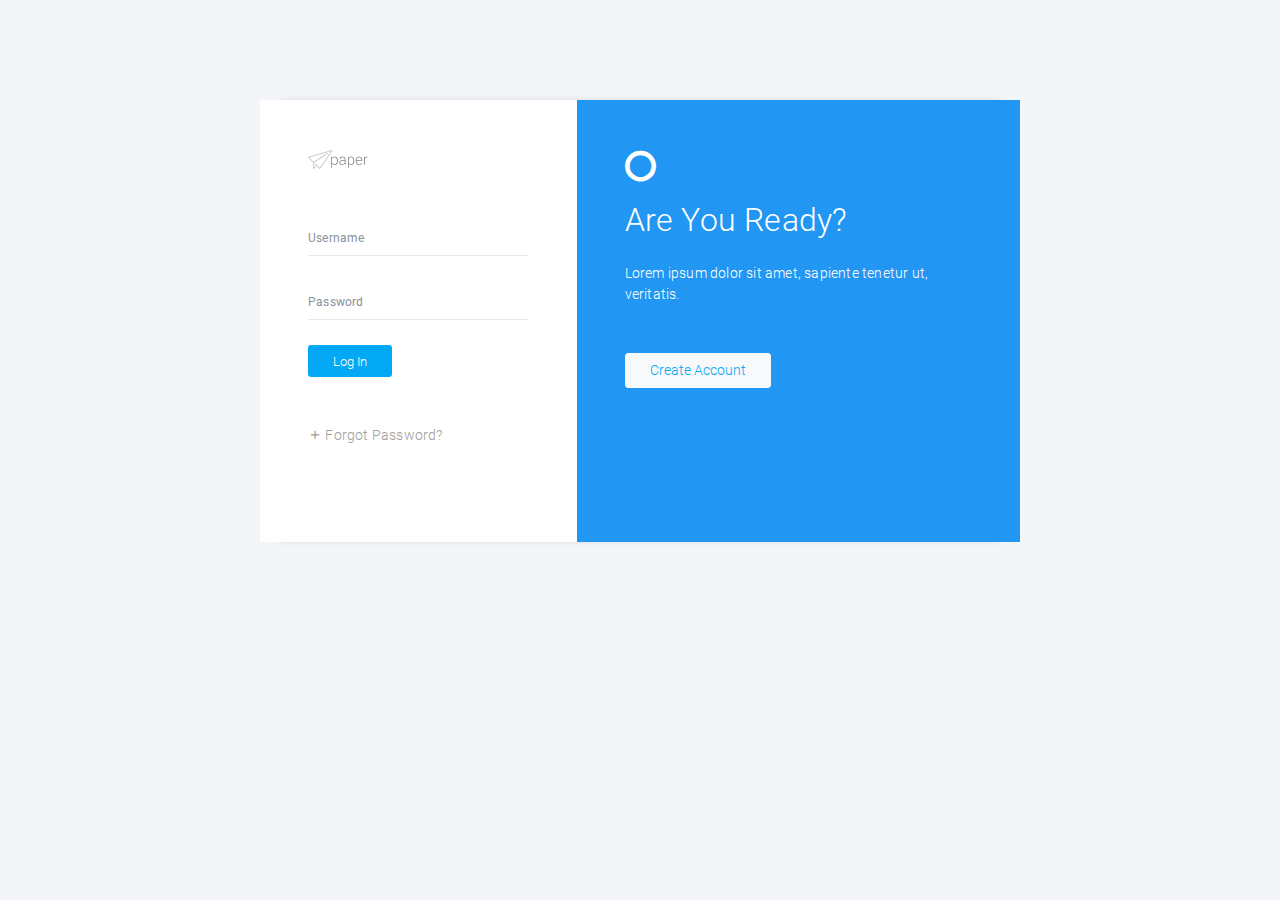
<file: src/main/webapp/template/paper-panel-all-files/paper-panel/production-version/login-5.html>
<!DOCTYPE html>
<html lang="zxx">
<head>
    <meta charset="utf-8">
    <meta name="viewport" content="width=device-width, initial-scale=1, shrink-to-fit=no">
    <meta name="description" content="">
    <meta name="author" content="">
    <link rel="icon" href="assets/img/basic/favicon.ico" type="image/x-icon">
    <title>Paper</title>
    <!-- CSS -->
    <link rel="stylesheet" href="assets/css/app.css">
    <style>
        .loader {
            position: fixed;
            left: 0;
            top: 0;
            width: 100%;
            height: 100%;
            background-color: #F5F8FA;
            z-index: 9998;
            text-align: center;
        }

        .plane-container {
            position: absolute;
            top: 50%;
            left: 50%;
        }
    </style>
    <!-- Js -->
    <!--
    --- Head Part - Use Jquery anywhere at page.
    --- http://writing.colin-gourlay.com/safely-using-ready-before-including-jquery/
    -->
    <script>(function(w,d,u){w.readyQ=[];w.bindReadyQ=[];function p(x,y){if(x=="ready"){w.bindReadyQ.push(y);}else{w.readyQ.push(x);}};var a={ready:p,bind:p};w.$=w.jQuery=function(f){if(f===d||f===u){return a}else{p(f)}}})(window,document)</script>
</head>
<body class="light">
<!-- Pre loader -->
<div id="loader" class="loader">
    <div class="plane-container">
        <div class="preloader-wrapper small active">
            <div class="spinner-layer spinner-blue">
                <div class="circle-clipper left">
                    <div class="circle"></div>
                </div><div class="gap-patch">
                <div class="circle"></div>
            </div><div class="circle-clipper right">
                <div class="circle"></div>
            </div>
            </div>

            <div class="spinner-layer spinner-red">
                <div class="circle-clipper left">
                    <div class="circle"></div>
                </div><div class="gap-patch">
                <div class="circle"></div>
            </div><div class="circle-clipper right">
                <div class="circle"></div>
            </div>
            </div>

            <div class="spinner-layer spinner-yellow">
                <div class="circle-clipper left">
                    <div class="circle"></div>
                </div><div class="gap-patch">
                <div class="circle"></div>
            </div><div class="circle-clipper right">
                <div class="circle"></div>
            </div>
            </div>

            <div class="spinner-layer spinner-green">
                <div class="circle-clipper left">
                    <div class="circle"></div>
                </div><div class="gap-patch">
                <div class="circle"></div>
            </div><div class="circle-clipper right">
                <div class="circle"></div>
            </div>
            </div>
        </div>
    </div>
</div>
<div id="app">
<main>
    <div id="primary" class="p-t-b-100 height-full">
        <div class="container">
            <div class="row">
                <div class="col-md-8 mx-md-auto">
                    <div class="shadow r-10">
                    <div class="row grid">
                        <div class="col-md-5 white p-5">

                           <div class="mb-5">
                               <img src="assets/img/basic/logo.png" width="60" alt="">
                           </div>

                            <form class="form-material" action="index.html">
                                <!-- Input -->
                                <div class="body">
                                    <div class="form-group form-float">
                                        <div class="form-line">
                                            <input type="text" class="form-control"/>
                                            <label class="form-label">Username</label>
                                        </div>
                                    </div>
                                    <div class="form-group form-float">
                                        <div class="form-line">
                                            <input type="text" class="form-control"/>
                                            <label class="form-label">Password</label>
                                        </div>
                                    </div>

                                    <input type="submit" class="btn btn-primary btn-sm pl-4 pr-4" value="Log In">

                                    <div class="pt-5 pb-5">
                                        <a href="#" class="grey-text"><i class="icon-add"></i> Forgot Password?</a>
                                    </div>
                                </div>
                                <!-- #END# Input -->
                            </form>
                        </div>
                        <div class="col-md-7 blue p-5 text-white">
                            <i class="icon-circle-o s-36"></i>
                            <h1 class="mt-3">Are You Ready?</h1>

                        <div class="pt-3 mb-5">
                            <p>Lorem ipsum dolor sit amet,  sapiente tenetur ut, veritatis.</p>
                        </div>
                            <input type="submit" class="btn btn-light s-14 pl-4 pr-4 text-primary" value="Create Account">


                        </div>
                    </div>
                    </div>
                </div>
            </div>
        </div>
    </div>
    <!-- #primary -->
</main>
<!-- Right Sidebar -->
<aside class="control-sidebar fixed white ">
    <div class="slimScroll">
        <div class="sidebar-header">
            <h4>Activity List</h4>
            <a href="#" data-toggle="control-sidebar" class="paper-nav-toggle  active"><i></i></a>
        </div>
        <div class="p-3">
            <div>
                <div class="my-3">
                    <small>25% Complete</small>
                    <div class="progress" style="height: 3px;">
                        <div class="progress-bar bg-success" role="progressbar" style="width: 25%;" aria-valuenow="25"
                             aria-valuemin="0" aria-valuemax="100"></div>
                    </div>
                </div>
                <div class="my-3">
                    <small>45% Complete</small>
                    <div class="progress" style="height: 3px;">
                        <div class="progress-bar bg-info" role="progressbar" style="width: 45%;" aria-valuenow="45"
                             aria-valuemin="0" aria-valuemax="100"></div>
                    </div>
                </div>
                <div class="my-3">
                    <small>60% Complete</small>
                    `
                    <div class="progress" style="height: 3px;">
                        <div class="progress-bar bg-warning" role="progressbar" style="width: 60%;" aria-valuenow="60"
                             aria-valuemin="0" aria-valuemax="100"></div>
                    </div>
                </div>
                <div class="my-3">
                    <small>75% Complete</small>
                    <div class="progress" style="height: 3px;">
                        <div class="progress-bar bg-danger" role="progressbar" style="width: 75%;" aria-valuenow="75"
                             aria-valuemin="0" aria-valuemax="100"></div>
                    </div>
                </div>
                <div class="my-3">
                    <small>100% Complete</small>
                    <div class="progress" style="height: 3px;">
                        <div class="progress-bar" role="progressbar" style="width: 100%;" aria-valuenow="100"
                             aria-valuemin="0" aria-valuemax="100"></div>
                    </div>
                </div>
            </div>
        </div>
        <div class="p-3 bg-primary text-white">
            <div class="row">
                <div class="col-md-6">
                    <h5 class="font-weight-normal s-14">Sodium</h5>
                    <span class="font-weight-lighter text-primary">Spark Bar</span>
                    <div> Oxygen
                        <span class="text-primary">
                                                    <i class="icon icon-arrow_downward"></i> 67%</span>
                    </div>
                </div>
                <div class="col-md-6">
                    <canvas width="100" height="70" data-chart="spark" data-chart-type="bar"
                            data-dataset="[[28,68,41,43,96,45,100,28,68,41,43,96,45,100,28,68,41,43,96,45,100,28,68,41,43,96,45,100]]"
                            data-labels="['a','b','c','d','e','f','g','h','i','j','k','l','m','n','a','b','c','d','e','f','g','h','i','j','k','l','m','n']">
                    </canvas>
                </div>
            </div>
        </div>
        <div class="table-responsive">
            <table id="recent-orders" class="table table-hover mb-0 ps-container ps-theme-default">
                <tbody>
                <tr>
                    <td>
                        <a href="#">INV-281281</a>
                    </td>
                    <td>
                        <span class="badge badge-success">Paid</span>
                    </td>
                    <td>$ 1228.28</td>
                </tr>
                <tr>
                    <td>
                        <a href="#">INV-01112</a>
                    </td>
                    <td>
                        <span class="badge badge-warning">Overdue</span>
                    </td>
                    <td>$ 5685.28</td>
                </tr>
                <tr>
                    <td>
                        <a href="#">INV-281012</a>
                    </td>
                    <td>
                        <span class="badge badge-success">Paid</span>
                    </td>
                    <td>$ 152.28</td>
                </tr>
                <tr>
                    <td>
                        <a href="#">INV-01112</a>
                    </td>
                    <td>
                        <span class="badge badge-warning">Overdue</span>
                    </td>
                    <td>$ 5685.28</td>
                </tr>
                <tr>
                    <td>
                        <a href="#">INV-281012</a>
                    </td>
                    <td>
                        <span class="badge badge-success">Paid</span>
                    </td>
                    <td>$ 152.28</td>
                </tr>
                </tbody>
            </table>
        </div>
        <div class="sidebar-header">
            <h4>Activity</h4>
            <a href="#" data-toggle="control-sidebar" class="paper-nav-toggle  active"><i></i></a>
        </div>
        <div class="p-4">
            <div class="activity-item activity-primary">
                <div class="activity-content">
                    <small class="text-muted">
                        <i class="icon icon-user position-left"></i> 5 mins ago
                    </small>
                    <p>Lorem ipsum dolor sit amet conse ctetur which ascing elit users.</p>
                </div>
            </div>
            <div class="activity-item activity-danger">
                <div class="activity-content">
                    <small class="text-muted">
                        <i class="icon icon-user position-left"></i> 8 mins ago
                    </small>
                    <p>Lorem ipsum dolor sit ametcon the sectetur that ascing elit users.</p>
                </div>
            </div>
            <div class="activity-item activity-success">
                <div class="activity-content">
                    <small class="text-muted">
                        <i class="icon icon-user position-left"></i> 10 mins ago
                    </small>
                    <p>Lorem ipsum dolor sit amet cons the ecte tur and adip ascing elit users.</p>
                </div>
            </div>
            <div class="activity-item activity-warning">
                <div class="activity-content">
                    <small class="text-muted">
                        <i class="icon icon-user position-left"></i> 12 mins ago
                    </small>
                    <p>Lorem ipsum dolor sit amet consec tetur adip ascing elit users.</p>
                </div>
            </div>
        </div>
    </div>
</aside>
<!-- /.right-sidebar -->
<!-- Add the sidebar's background. This div must be placed
         immediately after the control sidebar -->
<div class="control-sidebar-bg shadow white fixed"></div>
</div>
<!--/#app -->
<script src="assets/js/app.js"></script>




<!--
--- Footer Part - Use Jquery anywhere at page.
--- http://writing.colin-gourlay.com/safely-using-ready-before-including-jquery/
-->
<script>(function($,d){$.each(readyQ,function(i,f){$(f)});$.each(bindReadyQ,function(i,f){$(d).bind("ready",f)})})(jQuery,document)</script>
</body>
</html>
</file>
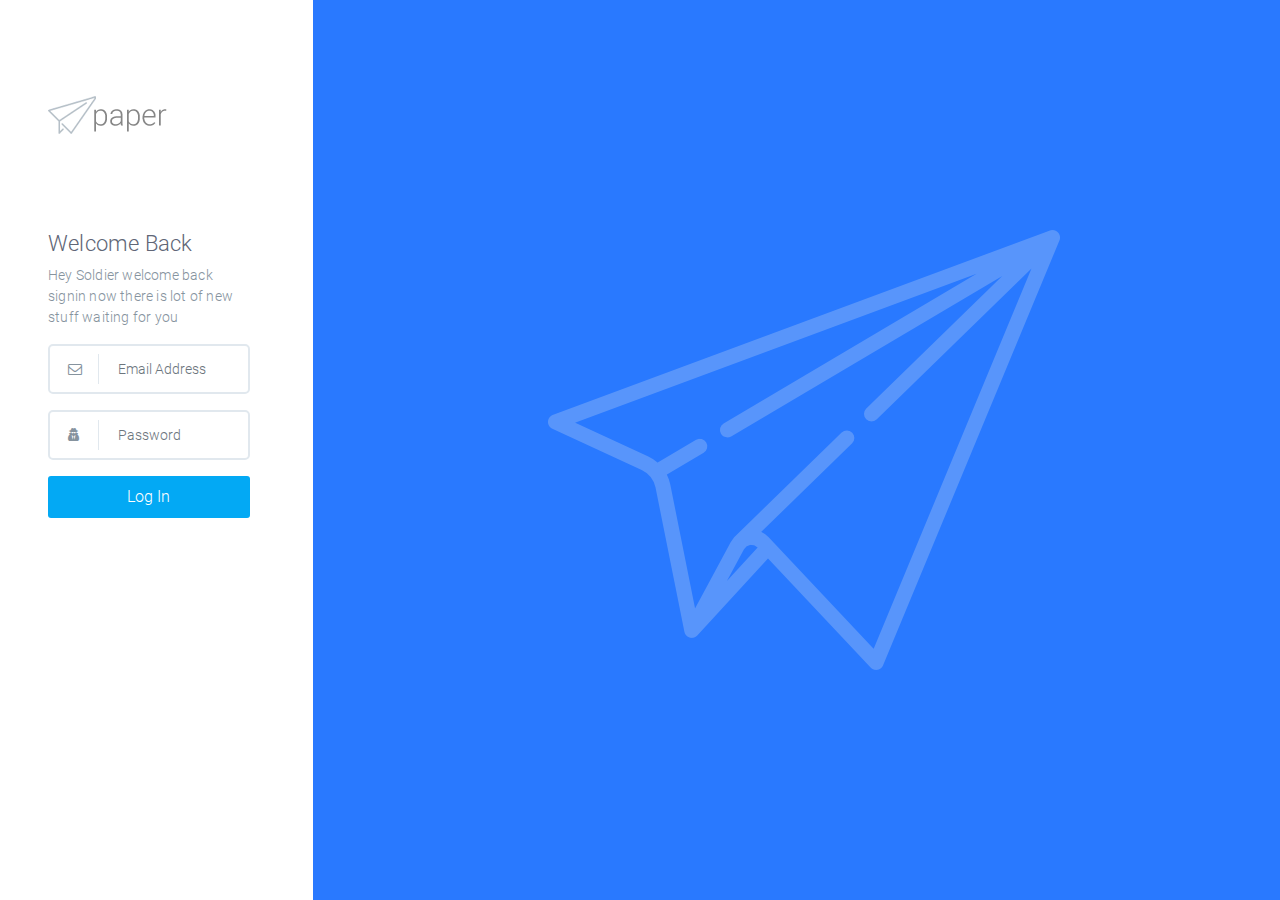
<file: src/main/webapp/template/paper-panel-all-files/paper-panel/production-version/login.html>
<!DOCTYPE html>
<html lang="zxx">
<head>
    <meta charset="utf-8">
    <meta name="viewport" content="width=device-width, initial-scale=1, shrink-to-fit=no">
    <meta name="description" content="">
    <meta name="author" content="">
    <link rel="icon" href="assets/img/basic/favicon.ico" type="image/x-icon">
    <title>Paper</title>
    <!-- CSS -->
    <link rel="stylesheet" href="assets/css/app.css">
    <style>
        .loader {
            position: fixed;
            left: 0;
            top: 0;
            width: 100%;
            height: 100%;
            background-color: #F5F8FA;
            z-index: 9998;
            text-align: center;
        }

        .plane-container {
            position: absolute;
            top: 50%;
            left: 50%;
        }
    </style>
    <!-- Js -->
    <!--
    --- Head Part - Use Jquery anywhere at page.
    --- http://writing.colin-gourlay.com/safely-using-ready-before-including-jquery/
    -->
    <script>(function(w,d,u){w.readyQ=[];w.bindReadyQ=[];function p(x,y){if(x=="ready"){w.bindReadyQ.push(y);}else{w.readyQ.push(x);}};var a={ready:p,bind:p};w.$=w.jQuery=function(f){if(f===d||f===u){return a}else{p(f)}}})(window,document)</script>
</head>
<body class="light">
<!-- Pre loader -->
<div id="loader" class="loader">
    <div class="plane-container">
        <div class="preloader-wrapper small active">
            <div class="spinner-layer spinner-blue">
                <div class="circle-clipper left">
                    <div class="circle"></div>
                </div><div class="gap-patch">
                <div class="circle"></div>
            </div><div class="circle-clipper right">
                <div class="circle"></div>
            </div>
            </div>

            <div class="spinner-layer spinner-red">
                <div class="circle-clipper left">
                    <div class="circle"></div>
                </div><div class="gap-patch">
                <div class="circle"></div>
            </div><div class="circle-clipper right">
                <div class="circle"></div>
            </div>
            </div>

            <div class="spinner-layer spinner-yellow">
                <div class="circle-clipper left">
                    <div class="circle"></div>
                </div><div class="gap-patch">
                <div class="circle"></div>
            </div><div class="circle-clipper right">
                <div class="circle"></div>
            </div>
            </div>

            <div class="spinner-layer spinner-green">
                <div class="circle-clipper left">
                    <div class="circle"></div>
                </div><div class="gap-patch">
                <div class="circle"></div>
            </div><div class="circle-clipper right">
                <div class="circle"></div>
            </div>
            </div>
        </div>
    </div>
</div>
<div id="app">
<div class="page parallel">
    <div class="d-flex row">
        <div class="col-md-3 white">
            <div class="p-5 mt-5">
                <img src="assets/img/basic/logo.png" alt=""/>
            </div>
            <div class="p-5">
                <h3>Welcome Back</h3>
                <p>Hey Soldier welcome back signin now there is lot of
                    new stuff waiting
                    for you</p>
                <form action="index.html">
                    <div class="form-group has-icon"><i class="icon-envelope-o"></i>
                        <input type="text" class="form-control form-control-lg"
                               placeholder="Email Address">
                    </div>
                    <div class="form-group has-icon"><i class="icon-user-secret"></i>
                        <input type="text" class="form-control form-control-lg"
                               placeholder="Password">
                    </div>
                    <input type="submit" class="btn btn-primary btn-lg btn-block" value="Log In">
                </form>
            </div>
        </div>
        <div class="col-md-9  height-full blue accent-3 align-self-center text-center" data-bg-repeat="false"
             data-bg-possition="center"
             style="background: url('assets/img/icon/icon-plane.png') #FFEFE4">
        </div>
    </div>
</div>
<!-- Right Sidebar -->
<aside class="control-sidebar fixed white ">
    <div class="slimScroll">
        <div class="sidebar-header">
            <h4>Activity List</h4>
            <a href="#" data-toggle="control-sidebar" class="paper-nav-toggle  active"><i></i></a>
        </div>
        <div class="p-3">
            <div>
                <div class="my-3">
                    <small>25% Complete</small>
                    <div class="progress" style="height: 3px;">
                        <div class="progress-bar bg-success" role="progressbar" style="width: 25%;" aria-valuenow="25"
                             aria-valuemin="0" aria-valuemax="100"></div>
                    </div>
                </div>
                <div class="my-3">
                    <small>45% Complete</small>
                    <div class="progress" style="height: 3px;">
                        <div class="progress-bar bg-info" role="progressbar" style="width: 45%;" aria-valuenow="45"
                             aria-valuemin="0" aria-valuemax="100"></div>
                    </div>
                </div>
                <div class="my-3">
                    <small>60% Complete</small>
                    `
                    <div class="progress" style="height: 3px;">
                        <div class="progress-bar bg-warning" role="progressbar" style="width: 60%;" aria-valuenow="60"
                             aria-valuemin="0" aria-valuemax="100"></div>
                    </div>
                </div>
                <div class="my-3">
                    <small>75% Complete</small>
                    <div class="progress" style="height: 3px;">
                        <div class="progress-bar bg-danger" role="progressbar" style="width: 75%;" aria-valuenow="75"
                             aria-valuemin="0" aria-valuemax="100"></div>
                    </div>
                </div>
                <div class="my-3">
                    <small>100% Complete</small>
                    <div class="progress" style="height: 3px;">
                        <div class="progress-bar" role="progressbar" style="width: 100%;" aria-valuenow="100"
                             aria-valuemin="0" aria-valuemax="100"></div>
                    </div>
                </div>
            </div>
        </div>
        <div class="p-3 bg-primary text-white">
            <div class="row">
                <div class="col-md-6">
                    <h5 class="font-weight-normal s-14">Sodium</h5>
                    <span class="font-weight-lighter text-primary">Spark Bar</span>
                    <div> Oxygen
                        <span class="text-primary">
                                                    <i class="icon icon-arrow_downward"></i> 67%</span>
                    </div>
                </div>
                <div class="col-md-6">
                    <canvas width="100" height="70" data-chart="spark" data-chart-type="bar"
                            data-dataset="[[28,68,41,43,96,45,100,28,68,41,43,96,45,100,28,68,41,43,96,45,100,28,68,41,43,96,45,100]]"
                            data-labels="['a','b','c','d','e','f','g','h','i','j','k','l','m','n','a','b','c','d','e','f','g','h','i','j','k','l','m','n']">
                    </canvas>
                </div>
            </div>
        </div>
        <div class="table-responsive">
            <table id="recent-orders" class="table table-hover mb-0 ps-container ps-theme-default">
                <tbody>
                <tr>
                    <td>
                        <a href="#">INV-281281</a>
                    </td>
                    <td>
                        <span class="badge badge-success">Paid</span>
                    </td>
                    <td>$ 1228.28</td>
                </tr>
                <tr>
                    <td>
                        <a href="#">INV-01112</a>
                    </td>
                    <td>
                        <span class="badge badge-warning">Overdue</span>
                    </td>
                    <td>$ 5685.28</td>
                </tr>
                <tr>
                    <td>
                        <a href="#">INV-281012</a>
                    </td>
                    <td>
                        <span class="badge badge-success">Paid</span>
                    </td>
                    <td>$ 152.28</td>
                </tr>
                <tr>
                    <td>
                        <a href="#">INV-01112</a>
                    </td>
                    <td>
                        <span class="badge badge-warning">Overdue</span>
                    </td>
                    <td>$ 5685.28</td>
                </tr>
                <tr>
                    <td>
                        <a href="#">INV-281012</a>
                    </td>
                    <td>
                        <span class="badge badge-success">Paid</span>
                    </td>
                    <td>$ 152.28</td>
                </tr>
                </tbody>
            </table>
        </div>
        <div class="sidebar-header">
            <h4>Activity</h4>
            <a href="#" data-toggle="control-sidebar" class="paper-nav-toggle  active"><i></i></a>
        </div>
        <div class="p-4">
            <div class="activity-item activity-primary">
                <div class="activity-content">
                    <small class="text-muted">
                        <i class="icon icon-user position-left"></i> 5 mins ago
                    </small>
                    <p>Lorem ipsum dolor sit amet conse ctetur which ascing elit users.</p>
                </div>
            </div>
            <div class="activity-item activity-danger">
                <div class="activity-content">
                    <small class="text-muted">
                        <i class="icon icon-user position-left"></i> 8 mins ago
                    </small>
                    <p>Lorem ipsum dolor sit ametcon the sectetur that ascing elit users.</p>
                </div>
            </div>
            <div class="activity-item activity-success">
                <div class="activity-content">
                    <small class="text-muted">
                        <i class="icon icon-user position-left"></i> 10 mins ago
                    </small>
                    <p>Lorem ipsum dolor sit amet cons the ecte tur and adip ascing elit users.</p>
                </div>
            </div>
            <div class="activity-item activity-warning">
                <div class="activity-content">
                    <small class="text-muted">
                        <i class="icon icon-user position-left"></i> 12 mins ago
                    </small>
                    <p>Lorem ipsum dolor sit amet consec tetur adip ascing elit users.</p>
                </div>
            </div>
        </div>
    </div>
</aside>
<!-- /.right-sidebar -->
<!-- Add the sidebar's background. This div must be placed
         immediately after the control sidebar -->
<div class="control-sidebar-bg shadow white fixed"></div>
</div>
<!--/#app -->
<script src="assets/js/app.js"></script>




<!--
--- Footer Part - Use Jquery anywhere at page.
--- http://writing.colin-gourlay.com/safely-using-ready-before-including-jquery/
-->
<script>(function($,d){$.each(readyQ,function(i,f){$(f)});$.each(bindReadyQ,function(i,f){$(d).bind("ready",f)})})(jQuery,document)</script>
</body>
</html>
</file>
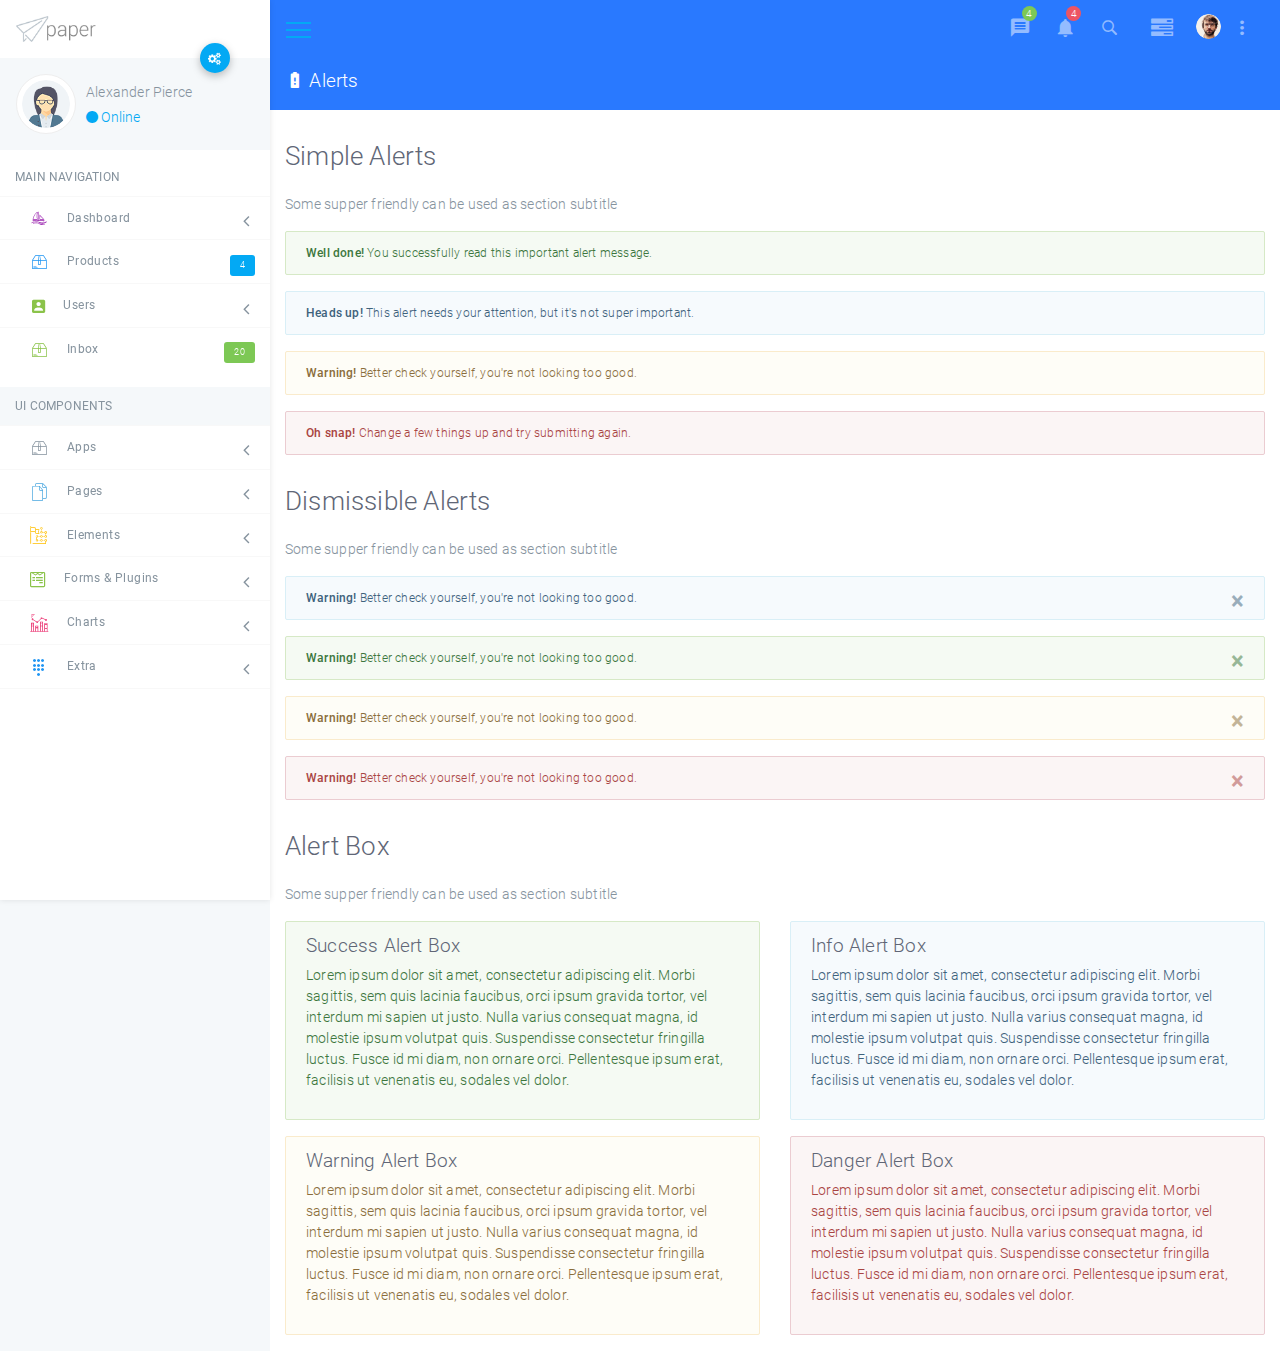
<file: src/main/webapp/template/paper-panel-all-files/paper-panel/production-version/panel-element-alerts.html>
<!DOCTYPE html>
<html lang="zxx">
<head>
    <meta charset="utf-8">
    <meta name="viewport" content="width=device-width, initial-scale=1, shrink-to-fit=no">
    <meta name="description" content="">
    <meta name="author" content="">
    <link rel="icon" href="assets/img/basic/favicon.ico" type="image/x-icon">
    <title>Paper</title>
    <!-- CSS -->
    <link rel="stylesheet" href="assets/css/app.css">
    <style>
        .loader {
            position: fixed;
            left: 0;
            top: 0;
            width: 100%;
            height: 100%;
            background-color: #F5F8FA;
            z-index: 9998;
            text-align: center;
        }

        .plane-container {
            position: absolute;
            top: 50%;
            left: 50%;
        }
    </style>
    <!-- Js -->
    <!--
    --- Head Part - Use Jquery anywhere at page.
    --- http://writing.colin-gourlay.com/safely-using-ready-before-including-jquery/
    -->
    <script>(function(w,d,u){w.readyQ=[];w.bindReadyQ=[];function p(x,y){if(x=="ready"){w.bindReadyQ.push(y);}else{w.readyQ.push(x);}};var a={ready:p,bind:p};w.$=w.jQuery=function(f){if(f===d||f===u){return a}else{p(f)}}})(window,document)</script>
</head>
<body class="light">
<!-- Pre loader -->
<div id="loader" class="loader">
    <div class="plane-container">
        <div class="preloader-wrapper small active">
            <div class="spinner-layer spinner-blue">
                <div class="circle-clipper left">
                    <div class="circle"></div>
                </div><div class="gap-patch">
                <div class="circle"></div>
            </div><div class="circle-clipper right">
                <div class="circle"></div>
            </div>
            </div>

            <div class="spinner-layer spinner-red">
                <div class="circle-clipper left">
                    <div class="circle"></div>
                </div><div class="gap-patch">
                <div class="circle"></div>
            </div><div class="circle-clipper right">
                <div class="circle"></div>
            </div>
            </div>

            <div class="spinner-layer spinner-yellow">
                <div class="circle-clipper left">
                    <div class="circle"></div>
                </div><div class="gap-patch">
                <div class="circle"></div>
            </div><div class="circle-clipper right">
                <div class="circle"></div>
            </div>
            </div>

            <div class="spinner-layer spinner-green">
                <div class="circle-clipper left">
                    <div class="circle"></div>
                </div><div class="gap-patch">
                <div class="circle"></div>
            </div><div class="circle-clipper right">
                <div class="circle"></div>
            </div>
            </div>
        </div>
    </div>
</div>
<div id="app">
<aside class="main-sidebar fixed offcanvas shadow" data-toggle='offcanvas'>
    <section class="sidebar">
        <div class="w-80px mt-3 mb-3 ml-3">
            <img src="assets/img/basic/logo.png" alt="">
        </div>
        <div class="relative">
            <a data-toggle="collapse" href="#userSettingsCollapse" role="button" aria-expanded="false"
               aria-controls="userSettingsCollapse" class="btn-fab btn-fab-sm absolute fab-right-bottom fab-top btn-primary shadow1 ">
                <i class="icon icon-cogs"></i>
            </a>
            <div class="user-panel p-3 light mb-2">
                <div>
                    <div class="float-left image">
                        <img class="user_avatar" src="assets/img/dummy/u2.png" alt="User Image">
                    </div>
                    <div class="float-left info">
                        <h6 class="font-weight-light mt-2 mb-1">Alexander Pierce</h6>
                        <a href="#"><i class="icon-circle text-primary blink"></i> Online</a>
                    </div>
                </div>
                <div class="clearfix"></div>
                <div class="collapse multi-collapse" id="userSettingsCollapse">
                    <div class="list-group mt-3 shadow">
                        <a href="index.html" class="list-group-item list-group-item-action ">
                            <i class="mr-2 icon-umbrella text-blue"></i>Profile
                        </a>
                        <a href="#" class="list-group-item list-group-item-action"><i
                                class="mr-2 icon-cogs text-yellow"></i>Settings</a>
                        <a href="#" class="list-group-item list-group-item-action"><i
                                class="mr-2 icon-security text-purple"></i>Change Password</a>
                    </div>
                </div>
            </div>
        </div>
        <ul class="sidebar-menu">
            <li class="header"><strong>MAIN NAVIGATION</strong></li>
            <li class="treeview"><a href="#">
                <i class="icon icon-sailing-boat-water purple-text s-18"></i> <span>Dashboard</span> <i
                    class="icon icon-angle-left s-18 pull-right"></i>
            </a>
                <ul class="treeview-menu">
                    <li><a href="index.html"><i class="icon icon-folder5"></i>Panel Dashboard 1</a>
                    </li>
                    <li><a href="panel-page-dashboard1-rtl.html"><i class="icon icon-folder5"></i>Panel Dashboard 1 - RTL</a>
                    </li>
                    <li><a href="panel-page-dashboard2.html"><i class="icon icon-folder5"></i>Panel Dashboard 2</a>
                    </li>
                    <li><a href="panel-page-dashboard3.html"><i class="icon icon-folder5"></i>Panel Dashboard 3</a>
                    </li>
                    <li><a href="panel-page-dashboard4.html"><i class="icon icon-folder5"></i>Panel Dashboard 4</a>
                    </li>
                    <li><a href="panel-page-dashboard5.html"><i class="icon icon-folder5"></i>Panel Dashboard 5</a>
                    </li>
                    <li><a href="panel-page-dashboard6.html"><i class="icon icon-folder5"></i>Panel Dashboard 6</a>
                    </li>
                    <li><a href="panel-page-dashboard7.html"><i class="icon icon-folder5"></i>Panel Dashboard 7</a></li>
                    <li><a href="panel-page-dashboard9.html"><i class="icon icon-folder5"></i>Panel Dashboard 9</a></li>
                    <li><a href="panel-page-dashboard10.html"><i class="icon icon-folder5"></i>Panel Dashboard 10</a></li>
                    <li><a href="panel-page-dashboard11.html"><i class="icon icon-folder5"></i>Panel Dashboard 11</a></li>
                </ul>
            </li>
            <li class="treeview"><a href="#">
                <i class="icon icon icon-package blue-text s-18"></i>
                <span>Products</span>
                <span class="badge r-3 badge-primary pull-right">4</span>
            </a>
                <ul class="treeview-menu">
                    <li><a href="panel-page-products.html"><i class="icon icon-circle-o"></i>All Products</a>
                    </li>
                    <li><a href="panel-page-products-create.html"><i class="icon icon-add"></i>Add
                        New </a>
                    </li>
                </ul>
            </li>
            <li class="treeview"><a href="#"><i class="icon icon-account_box light-green-text s-18"></i>Users<i
                    class="icon icon-angle-left s-18 pull-right"></i></a>
                <ul class="treeview-menu">
                    <li><a href="panel-page-users.html"><i class="icon icon-circle-o"></i>All Users</a>
                    </li>
                    <li><a href="panel-page-users-create.html"><i class="icon icon-add"></i>Add User</a>
                    </li>
                    <li><a href="panel-page-profile.html"><i class="icon icon-user"></i>User Profile </a>
                    </li>
                </ul>
            </li>
            <li class="treeview no-b"><a href="#">
                <i class="icon icon-package light-green-text s-18"></i>
                <span>Inbox</span>
                <span class="badge r-3 badge-success pull-right">20</span>
            </a>
                <ul class="treeview-menu">
                    <li><a href="panel-page-inbox.html"><i class="icon icon-circle-o"></i>All Messages</a>
                    </li>
                    <li><a href="panel7-inbox.html"><i class="icon icon-circle-o"></i>Panel7 - Inbox</a>
                    </li>
                    <li><a href="panel8-inbox.html"><i class="icon icon-circle-o"></i>Panel8 - Inbox</a>
                    </li>
                    <li><a href="panel-page-inbox-create.html"><i class="icon icon-add"></i>Compose</a>
                    </li>
                </ul>
            </li>
            <li class="header light mt-3"><strong>UI COMPONENTS</strong></li>
            <li class="treeview ">
                <a href="#">
                    <i class="icon icon-package text-lime s-18"></i> <span>Apps</span>
                    <i class="icon icon-angle-left s-18 pull-right"></i>
                </a>
                <ul class="treeview-menu">
                    <li><a href="panel-page-chat.html"><i class="icon icon-circle-o"></i>Chat</a>
                    </li>
                    <li><a href="panel7-tasks.html"><i class="icon icon-circle-o"></i>Tasks / Todo</a>
                    </li>
                    <li><a href="panel-page-calendar.html"><i class="icon icon-date_range"></i>Calender</a>
                    </li>
                    <li><a href="panel-page-calendar2.html"><i class="icon icon-date_range"></i>Calender 2</a>
                    </li>
                    <li><a href="panel-page-contacts.html"><i class="icon icon-circle-o"></i>Contacts</a>
                    </li>
                    <li><a href="panel1-projects.html"><i class="icon icon-circle-o"></i>Panel1 - Projects</a>
                    </li>
                    <li><a href="panel7-projects-list.html"><i class="icon icon-circle-o"></i>Panel7 - Projects List</a>
                    </li>
                    <li><a href="panel7-invoices.html"><i class="icon icon-circle-o"></i>Invoices</a>
                    <li><a href="panel7-meetings.html"><i class="icon icon-circle-o"></i>Meetings</a>
                    <li><a href="panel7-payments.html"><i class="icon icon-circle-o"></i>Payments</a>
                    </li>
                </ul>
            </li>
            <li class="treeview">
                <a href="#">
                    <i class="icon icon-documents3 text-blue s-18"></i> <span>Pages</span>
                    <i class="icon icon-angle-left s-18 pull-right"></i>
                </a>
                <ul class="treeview-menu">
                    <li><a href="#"><i class="icon icon-documents3"></i>Blank Pages<i
                            class="icon icon-angle-left s-18 pull-right"></i></a>
                        <ul class="treeview-menu">
                            <li><a href="panel-page-blank.html"><i class="icon icon-document"></i>Simple Blank</a>
                            </li>
                            <li><a href="panel-page-blank-tabs.html"><i class="icon icon-document"></i>Tabs Blank <i
                                    class="icon icon-angle-left s-18 pull-right"></i></a>
                            </li>
                        </ul>
                    </li>
                    <li><a href="#"><i class="icon icon-fingerprint text-green"></i>Auth Pages<i
                            class="icon icon-angle-left s-18 pull-right"></i></a>
                        <ul class="treeview-menu">
                            <li><a href="login.html"><i class="icon icon-document"></i>Login Page 1</a>
                            </li>
                            <li><a href="login-2.html"><i class="icon icon-document"></i>Login Page 2</a>
                            </li>
                            <li><a href="login-3.html"><i class="icon icon-document"></i>Login Page 3</a>
                            </li>
                            <li><a href="login-4.html"><i class="icon icon-document"></i>Login Page 4</a>
                            </li>
                        </ul>
                    </li>
                    <li><a href="#"><i class="icon icon-bug text-red"></i>Error Pages<i
                            class="icon icon-angle-left s-18 pull-right"></i></a>
                        <ul class="treeview-menu">
                            <li><a href="panel-page-404.html"><i class="icon icon-document"></i>404 Page</a>
                            </li>
                            <li><a href="panel-page-500.html"><i class="icon icon-document"></i>500 Page<i
                                    class="icon icon-angle-left s-18 pull-right"></i></a>
                            </li>
                            <li><a href="panel-page-error.html"><i class="icon icon-document"></i>420 Page<i
                                    class="icon icon-angle-left s-18 pull-right"></i></a>
                            </li>
                        </ul>
                    </li>
                    <li><a href="#"><i class="icon icon-documents3"></i>Other Pages<i
                            class="icon icon-angle-left s-18 pull-right"></i></a>
                        <ul class="treeview-menu">
                            <li><a href="panel-page-invoice.html"><i class="icon icon-document"></i>Invoice Page</a>
                            </li>
                            <li><a href="panel-page-no-posts.html"><i class="icon icon-document"></i>No Post Page</a>
                            </li>
                        </ul>
                    </li>
                </ul>
            </li>
            <li class="treeview">
                <a href="#">
                    <i class="icon icon-goals-1 amber-text s-18"></i> <span>Elements</span>
                    <i class="icon icon-angle-left s-18 pull-right"></i>
                </a>
                <ul class="treeview-menu">
                    <li><a href="panel-element-widgets.html">
                        <i class="icon icon-widgets amber-text s-14"></i> <span>Widgets</span>
                    </a>
                    </li>
                    <li><a href="panel-element-counters.html">
                        <i class="icon icon-filter_9_plus amber-text s-14"></i> <span>Counters</span>
                    </a>
                    <li><a href="panel-element-buttons.html">
                        <i class="icon icon-touch_app amber-text s-14"></i> <span>Buttons</span>
                    </a>
                    </li>
                    <li>
                        <a href="panel-element-typography.html">
                            <i class="icon icon-text-width amber-text s-14"></i> <span>Typography</span>
                        </a>
                    </li>
                    <li><a href="panel-element-tabels.html">
                        <i class="icon icon-table amber-text s-14"></i> <span>Tables</span>
                    </a>
                    </li>
                    <li><a href="panel-element-alerts.html">
                        <i class="icon icon-exclamation-circle amber-text s-14"></i> <span>Alerts</span>
                    </a>
                    </li>
                    <li><a href="panel-element-slider.html"><i class="icon icon-view_carousel amber-text s-14"></i>
                        <span>Slider</span></a></li>
                    <li><a href="panel-element-tabs.html"><i class="icon icon-folders2 amber-text s-14"></i>
                        <span>Tabs</span></a></li>
                    <li><a href="panel-element-progress-bars.html"><i class="icon icon-folders2 amber-text s-14"></i>
                        <span>Progress Bars</span></a></li>
                    <li><a href="panel-element-badges.html"><i class="icon icon-flag7 amber-text s-14"></i>
                        <span>Badges</span></a></li>
                    <li><a href="panel-element-preloaders.html"><i class="icon icon-data_usage amber-text s-14"></i>
                        <span>Preloaders</span></a></li>
                </ul>
            </li>
            <li class="treeview ">
                <a href="#">
                    <i class="icon icon-wpforms light-green-text s-18 "></i> <span>Forms & Plugins</span>
                    <i class="icon icon-angle-left s-18 pull-right"></i>
                </a>
                <ul class="treeview-menu">
                    <li><a href="panel-element-forms.html"><i class="icon icon-wpforms light-green-text"></i>Bootstrap
                        Inputs</a>
                    </li>
                    <li><a href="form-jquery-validations.html"><i class="icon icon-note-important light-green-text"></i>
                        Form Validation (Jquery)</a>
                    </li>
                    <li><a href="form-bootstrap-validations.html"><i class="icon icon-note-important light-green-text"></i>
                        Form Validation (Bootstrap)</a>
                    </li>
                    <li><a href="panel-element-editor.html"><i class="icon icon-pen2 light-green-text"></i>Editor</a>
                    </li>
                    <li><a href="panel-element-toast.html"><i
                            class="icon icon-notifications_active light-green-text"></i>Toasts</a>
                    </li>
                    <li><a href="panel-element-stepper.html"><i class="icon icon-burst_mode light-green-text"></i>Stepper</a>
                    </li>
                    <li><a href="panel-element-date-time-picker.html"><i
                            class="icon icon-date_range light-green-text"></i>Date Time Picker</a>
                    </li>
                    <li><a href="panel-element-color-picker.html"><i class="icon icon-adjust light-green-text"></i>Color
                        Picker</a>
                    </li>
                    <li><a href="panel-element-range-slider.html"><i class="icon icon-space_bar light-green-text"></i>Range
                        Slider</a>
                    </li>
                    <li><a href="panel-element-select2.html"><i
                            class="icon  icon-one-finger-click light-green-text"></i>Select 2</a>
                    </li>
                    <li><a href="panel-element-tags.html"><i class="icon  icon-tags3 light-green-text"></i>Tags</a>
                    </li>
                    <li><a href="panel-element-data-tables.html"><i class="icon icon-table light-green-text"></i>Data
                        Tables</a>
                    </li>
                </ul>
            </li>
            <li class="treeview"><a href="#">
                <i class="icon icon-bar-chart2 pink-text s-18"></i>
                <span>Charts</span>
                <i class="icon icon-angle-left s-18 pull-right"></i>
            </a>
                <ul class="treeview-menu">
                    <li>
                        <a href="panel-element-charts-js.html"><i class="icon icon-area-chart pink-text s-14"></i><span>Charts.Js</span></a>
                    </li>
                    <li>
                        <a href="panel-element-morris.html"><i class="icon icon-bubble_chart pink-text s-14"></i>Morris
                            Charts</a>
                    </li>
                    <li>
                        <a href="panel-element-echarts.html">
                            <i class="icon icon-bar-chart-o pink-text s-14"></i>Echarts</a>
                    </li>
                    <li>
                        <a href="panel-element-easy-pie-charts.html">
                            <i class="icon icon-area-chart pink-text s-14"></i>Easy Pie Charts</a>
                    </li>
                    <li>
                        <a href="panel-element-jqvmap.html">
                            <i class="icon icon-map pink-text s-14"></i>Jqvmap</a>
                    </li>
                    <li>
                        <a href="panel-element-sparklines.html">
                            <i class="icon icon-line-chart2 pink-text s-14"></i>Sparklines</a>
                    </li>
                    <li>
                        <a href="panel-element-float.html">
                            <i class="icon icon-pie-chart pink-text s-14"></i>Float Charts</a>
                    </li>
                </ul>
            </li>
            <li class="treeview"><a href="#">
                <i class="icon icon-dialpad blue-text  s-18"></i>
                <span>Extra</span>
                <i class="icon icon-angle-left s-18 pull-right"></i>
            </a>
                <ul class="treeview-menu">
                    <li>
                        <a href="panel-element-letters.html">
                            <i class="icon icon-brightness_auto light-blue-text s-14"></i>
                            <span>Avatar Placeholders</span>
                        </a>
                    </li>
                    <li>
                        <a href="panel-element-icons.html">
                            <i class="icon icon-camera2 light-blue-text s-14"></i> <span>Icons</span>
                        </a>
                    </li>
                    <li><a href="panel-element-colors.html">
                        <i class="icon icon-palette light-blue-text s-14"></i> <span>Colors</span>
                    </a>
                    </li>
                </ul>
            </li>
        </ul>
    </section>
</aside>
<!--Sidebar End-->
<div class="has-sidebar-left">
    <div class="pos-f-t">
    <div class="collapse" id="navbarToggleExternalContent">
        <div class="bg-dark pt-2 pb-2 pl-4 pr-2">
            <div class="search-bar">
                <input class="transparent s-24 text-white b-0 font-weight-lighter w-128 height-50" type="text"
                       placeholder="start typing...">
            </div>
            <a href="#" data-toggle="collapse" data-target="#navbarToggleExternalContent" aria-expanded="false"
               aria-label="Toggle navigation" class="paper-nav-toggle paper-nav-white active "><i></i></a>
        </div>
    </div>
</div>
    <div class="sticky">
        <div class="navbar navbar-expand navbar-dark d-flex justify-content-between bd-navbar blue accent-3">
            <div class="relative">
                <a href="#" data-toggle="push-menu" class="paper-nav-toggle pp-nav-toggle">
                    <i></i>
                </a>
            </div>
            <!--Top Menu Start -->
<div class="navbar-custom-menu">
    <ul class="nav navbar-nav">
        <!-- Messages-->
        <li class="dropdown custom-dropdown messages-menu">
            <a href="#" class="nav-link" data-toggle="dropdown">
                   <i class="icon-message "></i>
                   <span class="badge badge-success badge-mini rounded-circle">4</span>
            </a>
            <ul class="dropdown-menu dropdown-menu-right">
                <li>
                    <!-- inner menu: contains the actual data -->
                    <ul class="menu pl-2 pr-2">
                        <!-- start message -->
                        <li>
                            <a href="#">
                                <div class="avatar float-left">
                                    <img src="assets/img/dummy/u4.png" alt="">
                                    <span class="avatar-badge busy"></span>
                                </div>
                                <h4>
                                    Support Team
                                    <small><i class="icon icon-clock-o"></i> 5 mins</small>
                                </h4>
                                <p>Why not buy a new awesome theme?</p>
                            </a>
                        </li>
                        <!-- end message -->
                        <!-- start message -->
                        <li>
                            <a href="#">
                                <div class="avatar float-left">
                                    <img src="assets/img/dummy/u1.png" alt="">
                                    <span class="avatar-badge online"></span>
                                </div>
                                <h4>
                                    Support Team
                                    <small><i class="icon icon-clock-o"></i> 5 mins</small>
                                </h4>
                                <p>Why not buy a new awesome theme?</p>
                            </a>
                        </li>
                        <!-- end message -->
                        <!-- start message -->
                        <li>
                            <a href="#">
                                <div class="avatar float-left">
                                    <img src="assets/img/dummy/u2.png" alt="">
                                    <span class="avatar-badge idle"></span>
                                </div>
                                <h4>
                                    Support Team
                                    <small><i class="icon icon-clock-o"></i> 5 mins</small>
                                </h4>
                                <p>Why not buy a new awesome theme?</p>
                            </a>
                        </li>
                        <!-- end message -->
                        <!-- start message -->
                        <li>
                            <a href="#">
                                <div class="avatar float-left">
                                    <img src="assets/img/dummy/u3.png" alt="">
                                    <span class="avatar-badge busy"></span>
                                </div>
                                <h4>
                                    Support Team
                                    <small><i class="icon icon-clock-o"></i> 5 mins</small>
                                </h4>
                                <p>Why not buy a new awesome theme?</p>
                            </a>
                        </li>
                        <!-- end message -->
                    </ul>
                </li>
                <li class="footer s-12 p-2 text-center"><a href="#">See All Messages</a></li>
            </ul>
        </li>
        <!-- Notifications -->
        <li class="dropdown custom-dropdown notifications-menu">
            <a href="#" class=" nav-link" data-toggle="dropdown" aria-expanded="false">
                <i class="icon-notifications "></i>
                <span class="badge badge-danger badge-mini rounded-circle">4</span>
            </a>
            <ul class="dropdown-menu dropdown-menu-right">
                <li class="header">You have 10 notifications</li>
                <li>
                    <!-- inner menu: contains the actual data -->
                    <ul class="menu">
                        <li>
                            <a href="#">
                                <i class="icon icon-data_usage text-success"></i> 5 new members joined today
                            </a>
                        </li>
                        <li>
                            <a href="#">
                                <i class="icon icon-data_usage text-danger"></i> 5 new members joined today
                            </a>
                        </li>
                        <li>
                            <a href="#">
                                <i class="icon icon-data_usage text-yellow"></i> 5 new members joined today
                            </a>
                        </li>
                    </ul>
                </li>
                <li class="footer p-2 text-center"><a href="#">View all</a></li>
            </ul>
        </li>
        <li>
            <a class="nav-link " data-toggle="collapse" data-target="#navbarToggleExternalContent"
               aria-controls="navbarToggleExternalContent"
               aria-expanded="false" aria-label="Toggle navigation">
                <i class=" icon-search3 "></i>
            </a>
        </li>
        <!-- Right Sidebar Toggle Button -->
        <li>
            <a class="nav-link ml-2" data-toggle="control-sidebar">
                <i class="icon-tasks "></i>
            </a>
        </li>
        <!-- User Account-->
        <li class="dropdown custom-dropdown user user-menu ">
            <a href="#" class="nav-link" data-toggle="dropdown">
                <img src="assets/img/dummy/u8.png" class="user-image" alt="User Image">
                <i class="icon-more_vert "></i>
            </a>
            <div class="dropdown-menu p-4 dropdown-menu-right">
                <div class="row box justify-content-between my-4">
                    <div class="col">
                        <a href="#">
                            <i class="icon-apps purple lighten-2 avatar  r-5"></i>
                            <div class="pt-1">Apps</div>
                        </a>
                    </div>
                    <div class="col"><a href="#">
                        <i class="icon-beach_access pink lighten-1 avatar  r-5"></i>
                        <div class="pt-1">Profile</div>
                    </a></div>
                    <div class="col">
                        <a href="#">
                            <i class="icon-perm_data_setting indigo lighten-2 avatar  r-5"></i>
                            <div class="pt-1">Settings</div>
                        </a>
                    </div>
                </div>
                <div class="row box justify-content-between my-4">
                    <div class="col">
                        <a href="#">
                            <i class="icon-star light-green lighten-1 avatar  r-5"></i>
                            <div class="pt-1">Favourites</div>
                        </a>
                    </div>
                    <div class="col">
                        <a href="#">
                            <i class="icon-save2 orange accent-1 avatar  r-5"></i>
                            <div class="pt-1">Saved</div>
                        </a>
                    </div>
                    <div class="col">
                        <a href="#">
                            <i class="icon-perm_data_setting grey darken-3 avatar  r-5"></i>
                            <div class="pt-1">Settings</div>
                        </a>
                    </div>
                </div>
                <hr>
                <div class="row box justify-content-between my-4">
                    <div class="col">
                        <a href="#">
                            <i class="icon-apps purple lighten-2 avatar  r-5"></i>
                            <div class="pt-1">Apps</div>
                        </a>
                    </div>
                    <div class="col"><a href="#">
                        <i class="icon-beach_access pink lighten-1 avatar  r-5"></i>
                        <div class="pt-1">Profile</div>
                    </a></div>
                    <div class="col">
                        <a href="#">
                            <i class="icon-perm_data_setting indigo lighten-2 avatar  r-5"></i>
                            <div class="pt-1">Settings</div>
                        </a>
                    </div>
                </div>
            </div>
        </li>
    </ul>
</div>
        </div>
    </div>
</div>
<div class="page has-sidebar-left">
    <header class="blue accent-3 relative nav-sticky">
        <div class="container-fluid text-white">
            <div class="row p-t-b-10 ">
                <div class="col">
                    <h4>
                        <i class="icon-battery_alert"></i>
                        Alerts
                    </h4>
                </div>
            </div>
        </div>
    </header>
    <div class="white">
        <div class="container-fluid pt-3">
            <header>
                <h2>Simple Alerts</h2>
                <p>Some supper friendly can be used as section subtitle</p>
            </header>
            <div role="alert" class="alert alert-success"><strong>Well done!</strong> You successfully read this
                important alert message.
            </div>
            <div role="alert" class="alert alert-info"><strong>Heads up!</strong> This alert needs your attention, but
                it's not super important.
            </div>
            <div role="alert" class="alert alert-warning"><strong>Warning!</strong> Better check yourself, you're not
                looking too good.
            </div>
            <div role="alert" class="alert alert-danger"><strong>Oh snap!</strong> Change a few things up and try
                submitting again.
            </div>
            <header>
                <h2>Dismissible Alerts</h2>
                <p>Some supper friendly can be used as section subtitle</p>
            </header>
            <div class="alert alert-info alert-dismissible" role="alert">
                <button type="button" class="close" data-dismiss="alert" aria-label="Close"><span aria-hidden="true">×</span>
                </button>
                <strong>Warning!</strong> Better check yourself, you're not looking too good.
            </div>
            <div class="alert alert-success alert-dismissible" role="alert">
                <button type="button" class="close" data-dismiss="alert" aria-label="Close"><span aria-hidden="true">×</span>
                </button>
                <strong>Warning!</strong> Better check yourself, you're not looking too good.
            </div>
            <div class="alert alert-warning alert-dismissible" role="alert">
                <button type="button" class="close" data-dismiss="alert" aria-label="Close"><span aria-hidden="true">×</span>
                </button>
                <strong>Warning!</strong> Better check yourself, you're not looking too good.
            </div>
            <div class="alert alert-danger alert-dismissible" role="alert">
                <button type="button" class="close" data-dismiss="alert" aria-label="Close"><span aria-hidden="true">×</span>
                </button>
                <strong>Warning!</strong> Better check yourself, you're not looking too good.
            </div>
            <header>
                <h2>Alert Box</h2>
                <p>Some supper friendly can be used as section subtitle</p>
            </header>
            <div class="row">
                <div class="col-md-6">
                    <div role="alert" class="alert alert-success">
                        <h4>Success Alert Box</h4>
                        <p>Lorem ipsum dolor sit amet, consectetur adipiscing elit. Morbi sagittis, sem quis lacinia
                            faucibus, orci ipsum gravida tortor, vel interdum mi sapien ut justo. Nulla varius consequat
                            magna, id molestie ipsum volutpat quis. Suspendisse consectetur fringilla luctus. Fusce id
                            mi diam, non ornare orci. Pellentesque ipsum erat, facilisis ut venenatis eu, sodales vel
                            dolor.</p>
                    </div>
                </div>
                <div class="col-md-6">
                    <div role="alert" class="alert alert-info">
                        <h4>Info Alert Box</h4>
                        <p>Lorem ipsum dolor sit amet, consectetur adipiscing elit. Morbi sagittis, sem quis lacinia
                            faucibus, orci ipsum gravida tortor, vel interdum mi sapien ut justo. Nulla varius consequat
                            magna, id molestie ipsum volutpat quis. Suspendisse consectetur fringilla luctus. Fusce id
                            mi diam, non ornare orci. Pellentesque ipsum erat, facilisis ut venenatis eu, sodales vel
                            dolor.</p>
                    </div>
                </div>
                <div class="col-md-6">
                    <div role="alert" class="alert alert-warning">
                        <h4>Warning Alert Box</h4>
                        <p>Lorem ipsum dolor sit amet, consectetur adipiscing elit. Morbi sagittis, sem quis lacinia
                            faucibus, orci ipsum gravida tortor, vel interdum mi sapien ut justo. Nulla varius consequat
                            magna, id molestie ipsum volutpat quis. Suspendisse consectetur fringilla luctus. Fusce id
                            mi diam, non ornare orci. Pellentesque ipsum erat, facilisis ut venenatis eu, sodales vel
                            dolor.</p>
                    </div>
                </div>
                <div class="col-md-6">
                    <div role="alert" class="alert alert-danger">
                        <h4>Danger Alert Box</h4>
                        <p>Lorem ipsum dolor sit amet, consectetur adipiscing elit. Morbi sagittis, sem quis lacinia
                            faucibus, orci ipsum gravida tortor, vel interdum mi sapien ut justo. Nulla varius consequat
                            magna, id molestie ipsum volutpat quis. Suspendisse consectetur fringilla luctus. Fusce id
                            mi diam, non ornare orci. Pellentesque ipsum erat, facilisis ut venenatis eu, sodales vel
                            dolor.</p>
                    </div>
                </div>
            </div>
        </div>
    </div>
</div>
<!-- Right Sidebar -->
<aside class="control-sidebar fixed white ">
    <div class="slimScroll">
        <div class="sidebar-header">
            <h4>Activity List</h4>
            <a href="#" data-toggle="control-sidebar" class="paper-nav-toggle  active"><i></i></a>
        </div>
        <div class="p-3">
            <div>
                <div class="my-3">
                    <small>25% Complete</small>
                    <div class="progress" style="height: 3px;">
                        <div class="progress-bar bg-success" role="progressbar" style="width: 25%;" aria-valuenow="25"
                             aria-valuemin="0" aria-valuemax="100"></div>
                    </div>
                </div>
                <div class="my-3">
                    <small>45% Complete</small>
                    <div class="progress" style="height: 3px;">
                        <div class="progress-bar bg-info" role="progressbar" style="width: 45%;" aria-valuenow="45"
                             aria-valuemin="0" aria-valuemax="100"></div>
                    </div>
                </div>
                <div class="my-3">
                    <small>60% Complete</small>
                    `
                    <div class="progress" style="height: 3px;">
                        <div class="progress-bar bg-warning" role="progressbar" style="width: 60%;" aria-valuenow="60"
                             aria-valuemin="0" aria-valuemax="100"></div>
                    </div>
                </div>
                <div class="my-3">
                    <small>75% Complete</small>
                    <div class="progress" style="height: 3px;">
                        <div class="progress-bar bg-danger" role="progressbar" style="width: 75%;" aria-valuenow="75"
                             aria-valuemin="0" aria-valuemax="100"></div>
                    </div>
                </div>
                <div class="my-3">
                    <small>100% Complete</small>
                    <div class="progress" style="height: 3px;">
                        <div class="progress-bar" role="progressbar" style="width: 100%;" aria-valuenow="100"
                             aria-valuemin="0" aria-valuemax="100"></div>
                    </div>
                </div>
            </div>
        </div>
        <div class="p-3 bg-primary text-white">
            <div class="row">
                <div class="col-md-6">
                    <h5 class="font-weight-normal s-14">Sodium</h5>
                    <span class="font-weight-lighter text-primary">Spark Bar</span>
                    <div> Oxygen
                        <span class="text-primary">
                                                    <i class="icon icon-arrow_downward"></i> 67%</span>
                    </div>
                </div>
                <div class="col-md-6">
                    <canvas width="100" height="70" data-chart="spark" data-chart-type="bar"
                            data-dataset="[[28,68,41,43,96,45,100,28,68,41,43,96,45,100,28,68,41,43,96,45,100,28,68,41,43,96,45,100]]"
                            data-labels="['a','b','c','d','e','f','g','h','i','j','k','l','m','n','a','b','c','d','e','f','g','h','i','j','k','l','m','n']">
                    </canvas>
                </div>
            </div>
        </div>
        <div class="table-responsive">
            <table id="recent-orders" class="table table-hover mb-0 ps-container ps-theme-default">
                <tbody>
                <tr>
                    <td>
                        <a href="#">INV-281281</a>
                    </td>
                    <td>
                        <span class="badge badge-success">Paid</span>
                    </td>
                    <td>$ 1228.28</td>
                </tr>
                <tr>
                    <td>
                        <a href="#">INV-01112</a>
                    </td>
                    <td>
                        <span class="badge badge-warning">Overdue</span>
                    </td>
                    <td>$ 5685.28</td>
                </tr>
                <tr>
                    <td>
                        <a href="#">INV-281012</a>
                    </td>
                    <td>
                        <span class="badge badge-success">Paid</span>
                    </td>
                    <td>$ 152.28</td>
                </tr>
                <tr>
                    <td>
                        <a href="#">INV-01112</a>
                    </td>
                    <td>
                        <span class="badge badge-warning">Overdue</span>
                    </td>
                    <td>$ 5685.28</td>
                </tr>
                <tr>
                    <td>
                        <a href="#">INV-281012</a>
                    </td>
                    <td>
                        <span class="badge badge-success">Paid</span>
                    </td>
                    <td>$ 152.28</td>
                </tr>
                </tbody>
            </table>
        </div>
        <div class="sidebar-header">
            <h4>Activity</h4>
            <a href="#" data-toggle="control-sidebar" class="paper-nav-toggle  active"><i></i></a>
        </div>
        <div class="p-4">
            <div class="activity-item activity-primary">
                <div class="activity-content">
                    <small class="text-muted">
                        <i class="icon icon-user position-left"></i> 5 mins ago
                    </small>
                    <p>Lorem ipsum dolor sit amet conse ctetur which ascing elit users.</p>
                </div>
            </div>
            <div class="activity-item activity-danger">
                <div class="activity-content">
                    <small class="text-muted">
                        <i class="icon icon-user position-left"></i> 8 mins ago
                    </small>
                    <p>Lorem ipsum dolor sit ametcon the sectetur that ascing elit users.</p>
                </div>
            </div>
            <div class="activity-item activity-success">
                <div class="activity-content">
                    <small class="text-muted">
                        <i class="icon icon-user position-left"></i> 10 mins ago
                    </small>
                    <p>Lorem ipsum dolor sit amet cons the ecte tur and adip ascing elit users.</p>
                </div>
            </div>
            <div class="activity-item activity-warning">
                <div class="activity-content">
                    <small class="text-muted">
                        <i class="icon icon-user position-left"></i> 12 mins ago
                    </small>
                    <p>Lorem ipsum dolor sit amet consec tetur adip ascing elit users.</p>
                </div>
            </div>
        </div>
    </div>
</aside>
<!-- /.right-sidebar -->
<!-- Add the sidebar's background. This div must be placed
         immediately after the control sidebar -->
<div class="control-sidebar-bg shadow white fixed"></div>
</div>
<!--/#app -->
<script src="assets/js/app.js"></script>




<!--
--- Footer Part - Use Jquery anywhere at page.
--- http://writing.colin-gourlay.com/safely-using-ready-before-including-jquery/
-->
<script>(function($,d){$.each(readyQ,function(i,f){$(f)});$.each(bindReadyQ,function(i,f){$(d).bind("ready",f)})})(jQuery,document)</script>
</body>
</html>
</file>
